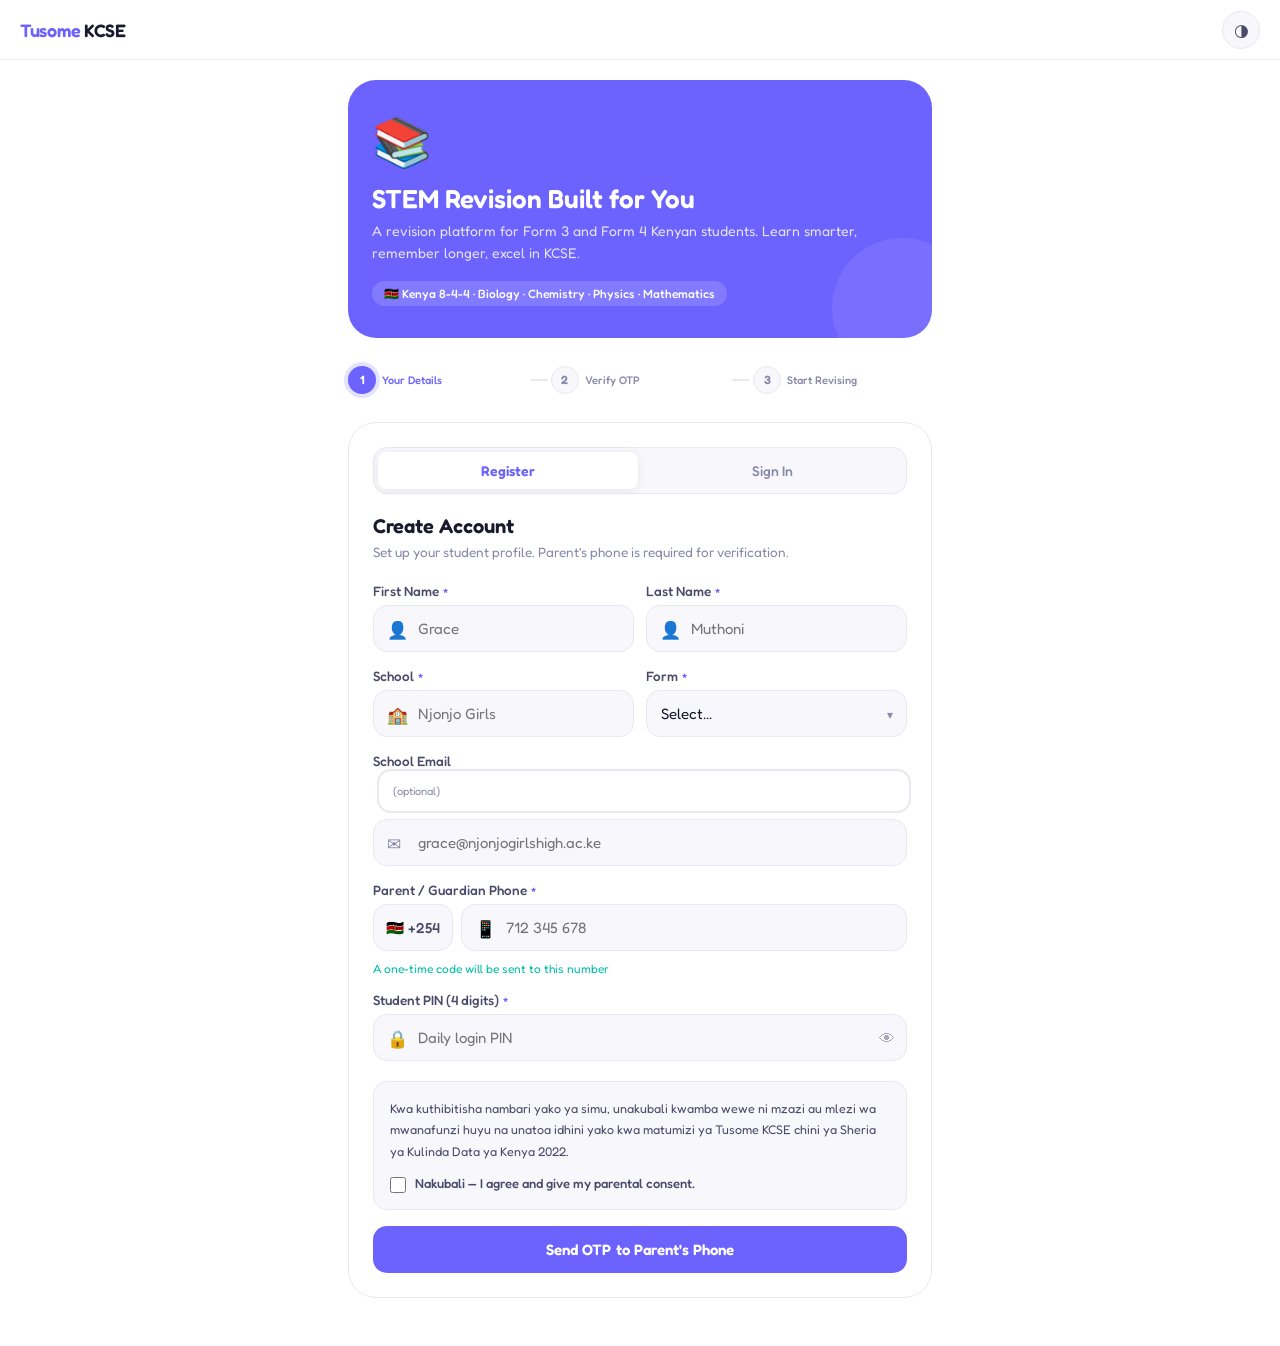
<file: index.html>
<!DOCTYPE html>
<html lang="en">
<head>
<meta charset="UTF-8">
<meta name="viewport" content="width=device-width, initial-scale=1.0, viewport-fit=cover">
<meta name="theme-color" content="#6C63FF">
<meta name="description" content="Tusome KCSE — A personalised revision platform for Form 3 and Form 4 Kenyan students preparing for KCSE STEM examinations in Biology, Chemistry, Physics and Mathematics.">
<meta name="apple-mobile-web-app-capable" content="yes">
<meta name="apple-mobile-web-app-status-bar-style" content="default">
<meta name="apple-mobile-web-app-title" content="Tusome KCSE">
<link rel="manifest" href="manifest.json">
<link rel="icon" type="image/svg+xml" href="favicon.svg">
<link rel="apple-touch-icon" href="icons/icon-192.png">
<title>Tusome KCSE — Login</title>
<link rel="stylesheet" href="style.css">
<style>
.login-hero{
  background:var(--purple);
  border-radius:var(--r-xl);
  padding:2rem 1.5rem;
  color:#fff;
  margin-bottom:1.75rem;
  position:relative;
  overflow:hidden;
}
.login-hero::after{
  content:'';position:absolute;
  bottom:-40px;right:-40px;
  width:140px;height:140px;border-radius:50%;
  background:rgba(255,255,255,.08);
}
.lh-book{font-size:48px;margin-bottom:.75rem;display:block}
.lh-title{font-size:26px;font-weight:600;margin-bottom:.35rem;line-height:1.2}
.lh-sub{font-size:14px;opacity:.82;line-height:1.6}
.lh-badge{
  display:inline-flex;align-items:center;gap:6px;
  background:rgba(255,255,255,.15);border-radius:50px;
  padding:5px 12px;font-size:12px;font-weight:500;
  margin-top:1rem;
}
.form-card{background:var(--bg);border-radius:var(--r-xl);border:1px solid var(--border);padding:1.5rem;margin-bottom:1rem}
.form-title{font-size:20px;font-weight:600;color:var(--navy);margin-bottom:.25rem}
.form-sub{font-size:13.5px;color:var(--muted);margin-bottom:1.25rem;line-height:1.6}
.fields{display:flex;flex-direction:column;gap:1rem}
.phone-row{display:flex;gap:8px}
.phone-code{
  padding:13px 12px;border:1.5px solid var(--border);
  border-radius:var(--r-md);background:var(--surface);
  font-size:14.5px;font-weight:500;color:var(--slate);
  display:flex;align-items:center;gap:6px;flex-shrink:0;
  font-family:var(--ff);
}
.fi-phone{flex:1}
.hint{font-size:12px;color:var(--teal);margin-top:4px;display:flex;align-items:center;gap:4px}
.consent-box{
  background:var(--surface);border:1px solid var(--border);
  border-radius:var(--r-md);padding:1rem;margin-top:.25rem;
}
.consent-sw{font-size:12.5px;color:var(--slate);line-height:1.7;margin-bottom:.75rem}
.consent-check{display:flex;align-items:flex-start;gap:9px;cursor:pointer}
.consent-check input{margin-top:3px;accent-color:var(--purple);cursor:pointer;width:16px;height:16px;flex-shrink:0}
.consent-check span{font-size:13px;color:var(--slate);font-weight:500;line-height:1.5}
.pw-strength{margin-top:5px}
.pw-bar{height:4px;border-radius:99px;background:var(--border);overflow:hidden;margin-bottom:3px}
.pw-fill{height:100%;border-radius:99px;width:0;transition:width .3s,background .3s}
.pw-lbl{font-size:11px;color:var(--muted)}
.eye-btn{
  position:absolute;right:12px;top:50%;transform:translateY(-50%);
  background:none;border:none;cursor:pointer;
  font-size:16px;opacity:.45;transition:opacity .2s;color:var(--slate);
}
.eye-btn:hover{opacity:.8}
.student-card{
  display:flex;align-items:center;gap:12px;
  padding:13px 14px;background:var(--surface);
  border:1.5px solid var(--border);border-radius:var(--r-md);
  cursor:pointer;transition:all .2s;margin-bottom:8px;
}
.student-card:hover{border-color:var(--purple);background:var(--purple-soft)}
.sc-av{
  width:40px;height:40px;border-radius:50%;
  background:var(--purple-soft);color:var(--purple);
  display:flex;align-items:center;justify-content:center;
  font-size:16px;font-weight:600;flex-shrink:0;
}
.sc-info{flex:1}
.sc-name{font-size:14.5px;font-weight:600;color:var(--navy)}
.sc-meta{font-size:12px;color:var(--muted);margin-top:1px}
.sc-arr{color:var(--muted);font-size:18px}
.success-screen{text-align:center;padding:1.5rem 0}
.ss-icon{font-size:58px;margin-bottom:1rem;display:block;animation:pop .4s cubic-bezier(.4,0,.2,1)}
@keyframes pop{0%{transform:scale(.5);opacity:0}80%{transform:scale(1.1)}100%{transform:scale(1);opacity:1}}
.ss-title{font-size:22px;font-weight:600;color:var(--navy);margin-bottom:.5rem}
.ss-sub{font-size:14px;color:var(--muted);line-height:1.7;margin-bottom:1.5rem}
.tab-row{display:grid;grid-template-columns:1fr 1fr;gap:4px;background:var(--surface);border-radius:var(--r-md);padding:4px;margin-bottom:1.25rem;border:1px solid var(--border)}
.tab-btn{padding:10px;border-radius:var(--r-sm);font-size:14px;font-weight:500;color:var(--muted);background:transparent;transition:all .2s;font-family:var(--ff)}
.tab-btn.on{background:var(--bg);color:var(--purple);font-weight:600;box-shadow:0 1px 8px rgba(0,0,0,.08)}
.resend{text-align:center;font-size:13px;color:var(--muted);margin-top:.6rem}
.resend a{color:var(--purple);font-weight:500;cursor:pointer}
.back-link{display:inline-flex;align-items:center;gap:5px;font-size:13.5px;font-weight:500;color:var(--muted);cursor:pointer;margin-bottom:1rem;background:none;border:none;font-family:var(--ff)}
.back-link:hover{color:var(--purple)}
</style>
</head>
<body>
<div class="toast" id="toast"></div>

<!-- TOP NAV -->
<nav class="topnav">
  <div class="topnav-title">Tusome <span>KCSE</span></div>
  <div class="topnav-actions">
    <button class="icon-btn" id="themeBtn" onclick="toggleTheme()" title="Toggle theme">◑</button>
  </div>
</nav>

<div class="page-wrap fade-in">

  <!-- HERO -->
  <div class="login-hero">
    <span class="lh-book">📚</span>
    <div class="lh-title">STEM Revision Built for You</div>
    <div class="lh-sub">A revision platform for Form 3 and Form 4 Kenyan students. Learn smarter, remember longer, excel in KCSE.</div>
    <div class="lh-badge">🇰🇪 Kenya 8-4-4 · Biology · Chemistry · Physics · Mathematics</div>
  </div>

  <!-- STEP INDICATOR -->
  <div class="steps" id="stepBar">
    <div class="step-item active" id="si1"><div class="step-circle">1</div><div class="step-label">Your Details</div></div>
    <div class="step-line" id="sl1"></div>
    <div class="step-item idle" id="si2"><div class="step-circle">2</div><div class="step-label">Verify OTP</div></div>
    <div class="step-line" id="sl2"></div>
    <div class="step-item idle" id="si3"><div class="step-circle">3</div><div class="step-label">Start Revising</div></div>
  </div>

  <!-- MSG -->
  <div id="msgBox" style="display:none;padding:12px 14px;border-radius:var(--r-md);font-size:13.5px;font-weight:500;margin-bottom:1rem"></div>

  <!-- STEP 1 -->
  <div id="sStep1">
    <div class="form-card">
      <div class="tab-row">
        <button class="tab-btn on" id="tab-reg" onclick="switchTab('reg')">Register</button>
        <button class="tab-btn" id="tab-in" onclick="switchTab('in')">Sign In</button>
      </div>

      <!-- REGISTER -->
      <div id="fReg">
        <div class="form-title">Create Account</div>
        <div class="form-sub">Set up your student profile. Parent's phone is required for verification.</div>
        <div class="fields">
          <div style="display:grid;grid-template-columns:1fr 1fr;gap:.75rem">
            <div class="field">
              <label>First Name<span class="req">*</span></label>
              <div class="input-icon"><span class="ico">👤</span><input class="input" id="rFirst" type="text" placeholder="Grace"></div>
            </div>
            <div class="field">
              <label>Last Name<span class="req">*</span></label>
              <div class="input-icon"><span class="ico">👤</span><input class="input" id="rLast" type="text" placeholder="Muthoni"></div>
            </div>
          </div>
          <div style="display:grid;grid-template-columns:1fr 1fr;gap:.75rem">
            <div class="field">
              <label>School<span class="req">*</span></label>
              <div class="input-icon"><span class="ico">🏫</span><input class="input" id="rSchool" type="text" placeholder="Njonjo Girls"></div>
            </div>
            <div class="field">
              <label>Form<span class="req">*</span></label>
              <div class="sel-wrap">
                <select class="input" id="rForm" style="padding-left:14px">
                  <option value="" disabled selected>Select...</option>
                  <option>Form 3</option>
                  <option>Form 4</option>
                </select>
              </div>
            </div>
          </div>
          <div class="field">
            <label>School Email<span class="opt"> (optional)</span></label>
            <div class="input-icon"><span class="ico">✉</span><input class="input" id="rEmail" type="email" placeholder="grace@njonjogirlshigh.ac.ke"></div>
          </div>
          <div class="field">
            <label>Parent / Guardian Phone<span class="req">*</span></label>
            <div class="phone-row">
              <div class="phone-code">🇰🇪 +254</div>
              <div class="input-icon fi-phone"><span class="ico">📱</span><input class="input" id="rPhone" type="tel" maxlength="9" placeholder="712 345 678" oninput="this.value=this.value.replace(/\D/g,'')"></div>
            </div>
            <div class="hint">A one-time code will be sent to this number</div>
          </div>
          <div class="field">
            <label>Student PIN (4 digits)<span class="req">*</span></label>
            <div class="input-icon" style="position:relative">
              <span class="ico">🔒</span>
              <input class="input" id="rPin" type="password" maxlength="4" placeholder="Daily login PIN" oninput="this.value=this.value.replace(/\D/g,'')">
              <button class="eye-btn" onclick="eyePw('rPin',this)">👁</button>
            </div>
          </div>
          <div class="consent-box">
            <div class="consent-sw">Kwa kuthibitisha nambari yako ya simu, unakubali kwamba wewe ni mzazi au mlezi wa mwanafunzi huyu na unatoa idhini yako kwa matumizi ya Tusome KCSE chini ya Sheria ya Kulinda Data ya Kenya 2022.</div>
            <label class="consent-check">
              <input type="checkbox" id="rConsent">
              <span>Nakubali — I agree and give my parental consent.</span>
            </label>
          </div>
          <button class="btn btn-primary" onclick="sendOTP('reg')">Send OTP to Parent's Phone</button>
        </div>
      </div>

      <!-- SIGN IN -->
      <div id="fIn" style="display:none">
        <div class="form-title">Welcome back</div>
        <div class="form-sub">Enter the parent's phone number to receive a verification code.</div>
        <div class="fields">
          <div class="field">
            <label>Parent / Guardian Phone<span class="req">*</span></label>
            <div class="phone-row">
              <div class="phone-code">🇰🇪 +254</div>
              <div class="input-icon fi-phone"><span class="ico">📱</span><input class="input" id="iPhone" type="tel" maxlength="9" placeholder="712 345 678" oninput="this.value=this.value.replace(/\D/g,'')"></div>
            </div>
            <div class="hint">An OTP code will be sent to the parent's number</div>
          </div>
          <button class="btn btn-primary" onclick="sendOTP('in')">Send OTP Code</button>
        </div>
      </div>
    </div>

    <!-- Install PWA -->
    <div class="install-banner" id="installBtn" onclick="installPWA()">
      <span style="font-size:22px">📲</span>
      <div style="flex:1">
        <div style="font-size:13.5px;font-weight:600;color:var(--purple)">Install Tusome KCSE</div>
        <div style="font-size:12px;color:var(--muted)">Add to home screen for offline access</div>
      </div>
      <button class="btn btn-sm btn-secondary" style="width:auto;padding:8px 14px">Install</button>
    </div>
  </div>

  <!-- STEP 2 — OTP -->
  <div id="sStep2" style="display:none">
    <div class="form-card">
      <button class="back-link" onclick="goStep(1)">← Back</button>
      <div class="form-title">Verify OTP</div>
      <div class="form-sub">A 4-digit code was sent to <strong id="phoneMask"></strong></div>
      <div style="font-size:12.5px;color:var(--teal);margin-bottom:1.25rem">📱 Nambari ya siri imetumwa kwa simu ya mzazi kupitia ujumbe mfupi.</div>
      <div class="otp-row" style="margin:1.25rem 0">
        <input class="otp-box" id="o1" type="tel" maxlength="1" oninput="om(this,'o2')" onkeydown="ob(event,this,'')">
        <input class="otp-box" id="o2" type="tel" maxlength="1" oninput="om(this,'o3')" onkeydown="ob(event,this,'o1')">
        <input class="otp-box" id="o3" type="tel" maxlength="1" oninput="om(this,'o4')" onkeydown="ob(event,this,'o2')">
        <input class="otp-box" id="o4" type="tel" maxlength="1" oninput="om(this,'')"   onkeydown="ob(event,this,'o3')">
      </div>
      <div class="resend" id="resendWrap">Resend in <strong id="timerEl">30s</strong></div>
      <button class="btn btn-primary" style="margin-top:1.25rem" onclick="verifyOTP()">Verify & Continue</button>
    </div>
  </div>

  <!-- STEP 3 -->
  <div id="sStep3" style="display:none">
    <div class="form-card">
      <button class="back-link" onclick="goStep(1)">← Back</button>

      <!-- Existing students -->
      <div id="existingWrap" style="display:none">
        <div class="form-title">Choose Student</div>
        <div class="form-sub">Select a profile or add a new student.</div>
        <div id="studentList" style="margin-bottom:1rem"></div>
        <div class="or-divider">or add new student</div>
      </div>

      <!-- PIN entry -->
      <div id="pinWrap" style="display:none">
        <div class="form-title" id="pinTitle">Enter Your PIN</div>
        <div class="form-sub">Enter your 4-digit PIN to continue.</div>
        <div class="fields" style="margin-top:1rem">
          <div class="field">
            <label>Student PIN</label>
            <div class="input-icon" style="position:relative">
              <span class="ico">🔒</span>
              <input class="input" id="loginPin" type="password" maxlength="4" placeholder="••••" oninput="this.value=this.value.replace(/\D/g,'')">
              <button class="eye-btn" onclick="eyePw('loginPin',this)">👁</button>
            </div>
          </div>
          <button class="btn btn-primary" onclick="doLogin()">Start Revising</button>
        </div>
      </div>

      <!-- Success -->
      <div id="doneWrap" style="display:none" class="success-screen">
        <span class="ss-icon">🎉</span>
        <div class="ss-title">Account Created!</div>
        <div class="ss-sub">Welcome, <strong id="doneName"></strong>! Your three study agents are ready. Let's start revising.</div>
        <button class="btn btn-primary" onclick="window.location.href='02-dashboard.html'">Go to Dashboard</button>
      </div>

      <!-- New student form (for returning parent adding new student) -->
      <div id="newStudentForm" style="display:none">
        <div class="form-title">Add Student</div>
        <div class="form-sub">Set up a new student profile.</div>
        <div class="fields" style="margin-top:1rem">
          <div style="display:grid;grid-template-columns:1fr 1fr;gap:.75rem">
            <div class="field"><label>First Name<span class="req">*</span></label><input class="input" id="ns_first" placeholder="Grace"></div>
            <div class="field"><label>Last Name<span class="req">*</span></label><input class="input" id="ns_last" placeholder="Muthoni"></div>
          </div>
          <div style="display:grid;grid-template-columns:1fr 1fr;gap:.75rem">
            <div class="field"><label>Form<span class="req">*</span></label>
              <div class="sel-wrap"><select class="input" id="ns_form"><option value="" disabled selected>Select...</option><option>Form 3</option><option>Form 4</option></select></div>
            </div>
            <div class="field"><label>School<span class="req">*</span></label><input class="input" id="ns_school" placeholder="Njonjo Girls"></div>
          </div>
          <div class="field"><label>Student PIN (4 digits)<span class="req">*</span></label>
            <div class="input-icon" style="position:relative"><span class="ico">🔒</span>
              <input class="input" id="ns_pin" type="password" maxlength="4" placeholder="••••" oninput="this.value=this.value.replace(/\D/g,'')">
              <button class="eye-btn" onclick="eyePw('ns_pin',this)">👁</button>
            </div>
          </div>
          <button class="btn btn-primary" onclick="createNewStudent()">Create Profile</button>
        </div>
      </div>
    </div>
  </div>

</div>

<script src="app.js"></script>
<script>
/* ---- STATE ---- */
let S = { mode:'reg', phone:'', otp:'', timerRef:null, regData:null, selectedAdmKey:'' };

/* ---- INIT ---- */
document.addEventListener('DOMContentLoaded', () => {
  applyTheme();
  document.getElementById('themeBtn').textContent = (localStorage.getItem('tk_theme')||'light') === 'dark' ? '☀' : '◑';
  // Check session
  const sess = DB.session();
  if(sess && DB.students()[sess.admKey]) {
    window.location.href = '02-dashboard.html';
  }
  // Offline banner
  if(!navigator.onLine) toast('You are offline — some features may be limited', 'error');
});

/* ---- TAB ---- */
function switchTab(t) {
  S.mode = t;
  const isReg = t === 'reg';
  document.getElementById('fReg').style.display = isReg ? 'block' : 'none';
  document.getElementById('fIn').style.display  = isReg ? 'none'  : 'block';
  document.getElementById('tab-reg').classList.toggle('on', isReg);
  document.getElementById('tab-in').classList.toggle('on', !isReg);
  clearMsg();
}

/* ---- STEPS ---- */
function goStep(n) {
  ['sStep1','sStep2','sStep3'].forEach((id,i) => document.getElementById(id).style.display = i+1===n ? 'block':'none');
  clearMsg();
  const cfg = [{id:'si1',ln:'sl1'},{id:'si2',ln:'sl2'},{id:'si3'}];
  cfg.forEach((c,i) => {
    const el = document.getElementById(c.id);
    const cls = i+1 < n ? 'done' : i+1 === n ? 'active' : 'idle';
    el.className = 'step-item ' + cls;
    if(c.ln) document.getElementById(c.ln).className = 'step-line' + (i+1 < n ? ' done' : '');
  });
}

/* ---- MSG ---- */
function setMsg(type, text) {
  const b = document.getElementById('msgBox');
  b.textContent = (type==='err'?'⚠ ':'✓ ') + text;
  b.style.display = 'block';
  b.style.background = type==='err' ? 'var(--red-soft)' : 'var(--green-soft)';
  b.style.color = type==='err' ? 'var(--red)' : 'var(--green)';
  b.style.border = type==='err' ? '1px solid var(--red)' : '1px solid var(--green)';
}
function clearMsg() { document.getElementById('msgBox').style.display = 'none'; }

/* ---- OTP ---- */
function sendOTP(mode) {
  clearMsg(); S.mode = mode;
  let phone = '';
  if(mode === 'reg') {
    const first=document.getElementById('rFirst').value.trim();
    const last=document.getElementById('rLast').value.trim();
    const school=document.getElementById('rSchool').value.trim();
    const form=document.getElementById('rForm').value;
    const ph=document.getElementById('rPhone').value.trim();
    const pin=document.getElementById('rPin').value.trim();
    const consent=document.getElementById('rConsent').checked;
    if(!first) { setMsg('err','Enter first name'); return; }
    if(!last)  { setMsg('err','Enter last name');  return; }
    if(!school){ setMsg('err','Enter school name');return; }
    if(!form)  { setMsg('err','Select your form'); return; }
    if(!ph||ph.length<9) { setMsg('err','Enter a valid 9-digit parent phone number'); return; }
    if(!pin||pin.length!==4) { setMsg('err','Create a 4-digit student PIN'); return; }
    if(!consent) { setMsg('err','Parental consent is required to continue'); return; }
    phone = '+254'+ph;
    S.regData = { first, last, school, form, email:document.getElementById('rEmail').value.trim(), pin, phone };
  } else {
    const ph = document.getElementById('iPhone').value.trim();
    if(!ph||ph.length<9) { setMsg('err','Enter a valid parent phone number'); return; }
    phone = '+254'+ph;
    if(!DB.parents()[phone]) { setMsg('err','No account found. Please register first.'); return; }
  }
  S.phone = phone;
  S.otp = Math.floor(1000+Math.random()*9000).toString();
  toast('Demo OTP: ' + S.otp + ' (Production: sent via SMS)');
  const masked = phone.slice(0,7)+'***'+phone.slice(-3);
  document.getElementById('phoneMask').textContent = masked;
  goStep(2);
  startTimer();
  ['o1','o2','o3','o4'].forEach(id=>document.getElementById(id).value='');
  setTimeout(()=>document.getElementById('o1').focus(),300);
}

function om(el,nxt) {
  el.value=el.value.replace(/\D/g,'');
  if(el.value&&nxt) document.getElementById(nxt)?.focus();
  ['o1','o2','o3','o4'].forEach(id=>document.getElementById(id).classList.toggle('filled',!!document.getElementById(id).value));
  const full=['o1','o2','o3','o4'].every(id=>document.getElementById(id).value);
  if(full) setTimeout(verifyOTP,300);
}
function ob(e,el,prv) { if(e.key==='Backspace'&&!el.value&&prv) document.getElementById(prv)?.focus(); }

function startTimer() {
  clearInterval(S.timerRef); let s=30;
  const wrap=document.getElementById('resendWrap');
  wrap.innerHTML='Resend in <strong id="timerEl">30s</strong>';
  S.timerRef=setInterval(()=>{
    s--;
    const t=document.getElementById('timerEl');
    if(t) t.textContent=s+'s';
    if(s<=0){ clearInterval(S.timerRef); wrap.innerHTML='Didn\'t get it? <a onclick="resendOTP()">Resend</a>'; }
  },1000);
}
function resendOTP() {
  S.otp=Math.floor(1000+Math.random()*9000).toString();
  toast('New Demo OTP: '+S.otp);
  startTimer();
  ['o1','o2','o3','o4'].forEach(id=>document.getElementById(id).value='');
  document.getElementById('o1').focus();
}

function verifyOTP() {
  clearMsg();
  const entered=['o1','o2','o3','o4'].map(id=>document.getElementById(id).value).join('');
  if(entered.length<4){ setMsg('err','Enter all 4 digits'); return; }
  if(entered!==S.otp){ setMsg('err','Incorrect code. Try again.'); ['o1','o2','o3','o4'].forEach(id=>document.getElementById(id).value=''); document.getElementById('o1').focus(); return; }
  clearInterval(S.timerRef);
  goStep(3);
  if(S.mode==='reg') {
    const d=S.regData;
    const admKey=d.phone+'_'+d.first.toLowerCase()+d.last.toLowerCase();
    const students=DB.students(), parents=DB.parents();
    if(students[admKey]){ S.selectedAdmKey=admKey; showPinEntry(d.first+' '+d.last); return; }
    students[admKey]={ admKey, name:d.first+' '+d.last, firstName:d.first, lastName:d.last, school:d.school, form:d.form, email:d.email||'', parentPhone:d.phone, pin:d.pin, joinDate:new Date().toISOString(), streak:0, lastStudyDate:null, lastSubject:null, totalQuizzes:0, totalLessons:0, bestScore:0, memory:[], quizHistory:[], struggles:[] };
    DB.save.students(students);
    if(!parents[d.phone]) parents[d.phone]={phone:d.phone,registeredAt:new Date().toISOString(),studentKeys:[]};
    if(!parents[d.phone].studentKeys.includes(admKey)) parents[d.phone].studentKeys.push(admKey);
    DB.save.parents(parents);
    DB.save.session({phone:d.phone,admKey});
    document.getElementById('doneName').textContent=d.first;
    document.getElementById('doneWrap').style.display='block';
    document.getElementById('existingWrap').style.display='none';
    document.getElementById('pinWrap').style.display='none';
    document.getElementById('newStudentForm').style.display='none';
  } else {
    const parent=DB.parents()[S.phone];
    const myStudents=(parent?.studentKeys||[]).map(k=>DB.students()[k]).filter(Boolean);
    if(!myStudents.length){ setMsg('err','No students found. Please register.'); goStep(1); switchTab('reg'); return; }
    renderStudents(myStudents);
    document.getElementById('existingWrap').style.display='block';
    document.getElementById('pinWrap').style.display='none';
    document.getElementById('doneWrap').style.display='none';
    document.getElementById('newStudentForm').style.display='none';
  }
}

function renderStudents(students) {
  document.getElementById('studentList').innerHTML = students.map(s=>`
    <div class="student-card" onclick="selectStudent('${s.admKey}','${s.name}')">
      <div class="sc-av">${s.firstName[0]}${s.lastName[0]}</div>
      <div class="sc-info"><div class="sc-name">${s.name}</div><div class="sc-meta">${s.form} · ${s.school}</div></div>
      <div class="sc-arr">›</div>
    </div>`).join('');
  // Add new student button
  document.getElementById('studentList').innerHTML += `<button class="btn btn-ghost btn-sm" style="width:100%;margin-top:.5rem" onclick="showNewStudentForm()">+ Add another student</button>`;
}

function selectStudent(admKey,name) { S.selectedAdmKey=admKey; showPinEntry(name); }
function showPinEntry(name) {
  document.getElementById('existingWrap').style.display='none';
  document.getElementById('newStudentForm').style.display='none';
  document.getElementById('pinWrap').style.display='block';
  document.getElementById('pinTitle').textContent='Welcome back, '+name.split(' ')[0];
  document.getElementById('loginPin').value='';
  setTimeout(()=>document.getElementById('loginPin').focus(),300);
}
function showNewStudentForm() {
  document.getElementById('existingWrap').style.display='none';
  document.getElementById('newStudentForm').style.display='block';
}

function doLogin() {
  clearMsg();
  const pin=document.getElementById('loginPin').value.trim();
  if(!pin||pin.length!==4){ setMsg('err','Enter your 4-digit PIN'); return; }
  const s=DB.students()[S.selectedAdmKey];
  if(!s){ setMsg('err','Student not found'); return; }
  if(s.pin!==pin){ setMsg('err','Incorrect PIN. Try again.'); return; }
  DB.save.session({phone:S.phone,admKey:S.selectedAdmKey});
  toast('Welcome back, '+s.firstName+'!','success');
  setTimeout(()=>window.location.href='02-dashboard.html',800);
}

function createNewStudent() {
  const first=document.getElementById('ns_first').value.trim();
  const last=document.getElementById('ns_last').value.trim();
  const form=document.getElementById('ns_form').value;
  const school=document.getElementById('ns_school').value.trim();
  const pin=document.getElementById('ns_pin').value.trim();
  if(!first||!last||!form||!school){ toast('Fill in all fields','error'); return; }
  if(!pin||pin.length!==4){ toast('Create a 4-digit PIN','error'); return; }
  const admKey=S.phone+'_'+first.toLowerCase()+last.toLowerCase();
  const students=DB.students(), parents=DB.parents();
  if(students[admKey]){ toast('Student already registered','error'); return; }
  students[admKey]={ admKey, name:first+' '+last, firstName:first, lastName:last, school, form, email:'', parentPhone:S.phone, pin, joinDate:new Date().toISOString(), streak:0, lastStudyDate:null, lastSubject:null, totalQuizzes:0, totalLessons:0, bestScore:0, memory:[], quizHistory:[], struggles:[] };
  DB.save.students(students);
  if(!parents[S.phone]) parents[S.phone]={phone:S.phone,registeredAt:new Date().toISOString(),studentKeys:[]};
  if(!parents[S.phone].studentKeys.includes(admKey)) parents[S.phone].studentKeys.push(admKey);
  DB.save.parents(parents);
  DB.save.session({phone:S.phone,admKey});
  document.getElementById('doneName').textContent=first;
  document.getElementById('newStudentForm').style.display='none';
  document.getElementById('doneWrap').style.display='block';
}

function eyePw(id,btn) { const el=document.getElementById(id); el.type=el.type==='password'?'text':'password'; btn.textContent=el.type==='password'?'👁':'🙈'; }

document.addEventListener('keydown',e=>{
  if(e.key!=='Enter') return;
  if(document.getElementById('sStep1').style.display!=='none') S.mode==='reg'?sendOTP('reg'):sendOTP('in');
  else if(document.getElementById('sStep2').style.display!=='none') verifyOTP();
  else if(document.getElementById('pinWrap').style.display!=='none') doLogin();
});
</script>
  <script src="app.js"></script>
</body>
</html>
</file>
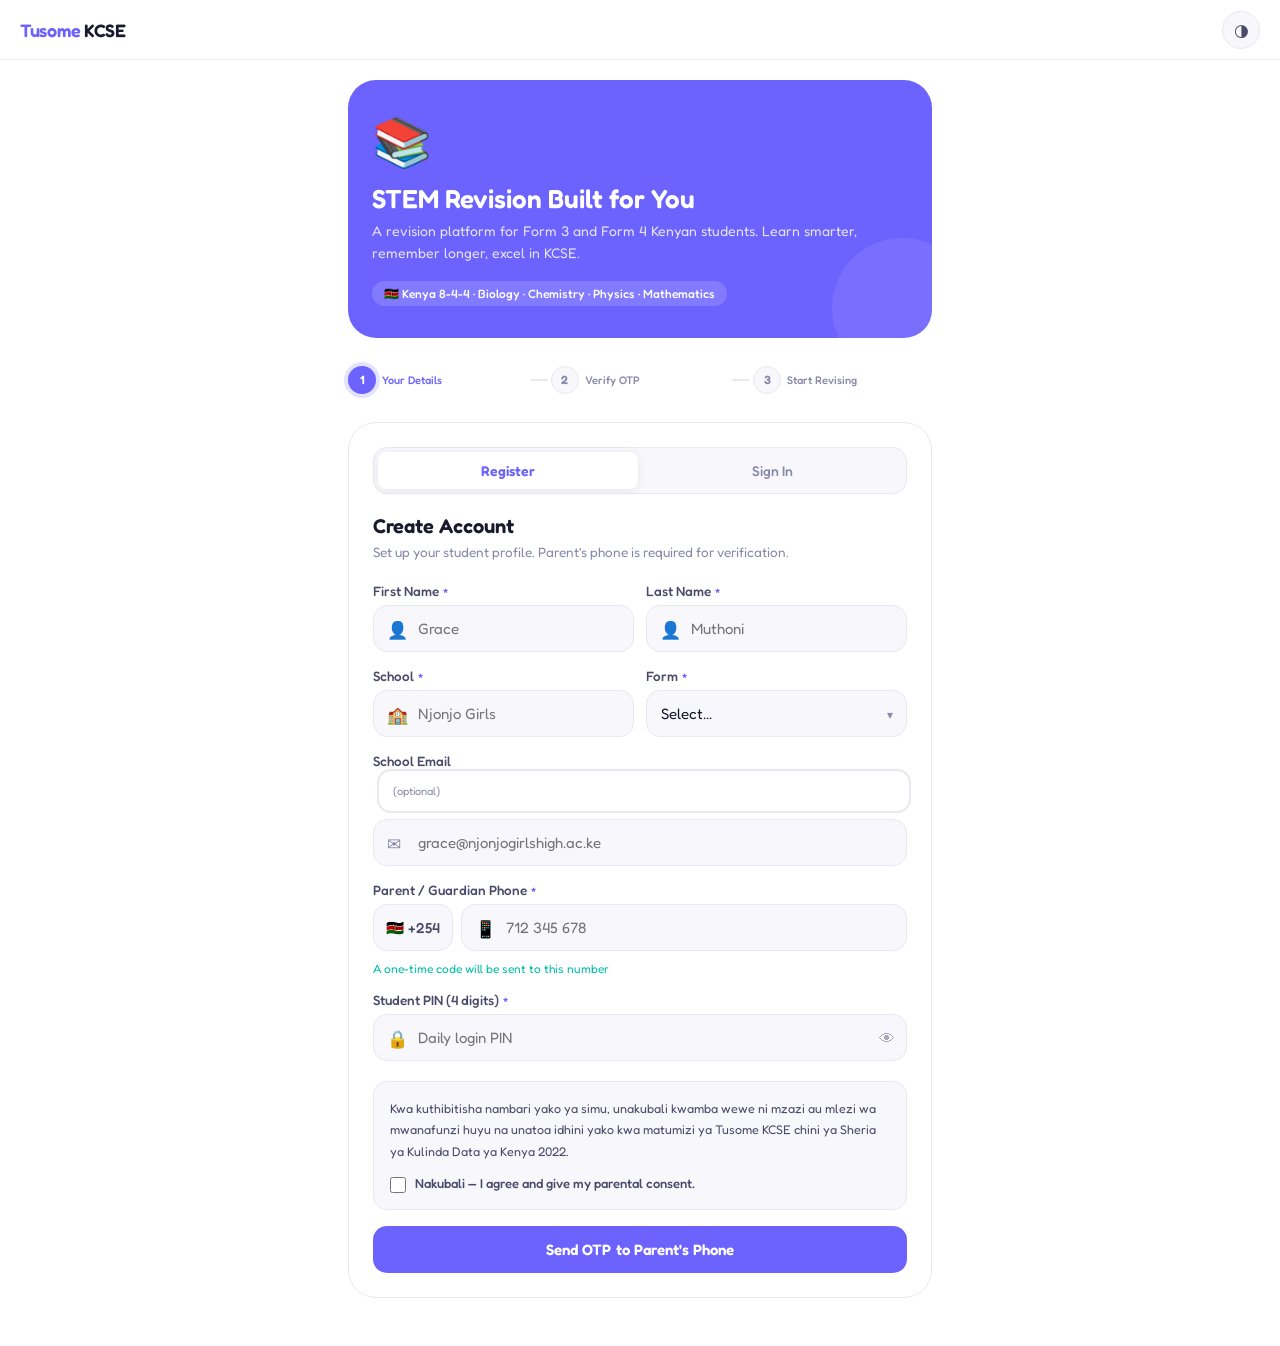
<file: 01-login.html>
<!DOCTYPE html>
<html lang="en">
<head>
<meta charset="UTF-8">
<meta name="viewport" content="width=device-width, initial-scale=1.0, viewport-fit=cover">
<meta name="theme-color" content="#6C63FF">
<meta name="description" content="Tusome KCSE — A personalised revision platform for Form 3 and Form 4 Kenyan students preparing for KCSE STEM examinations in Biology, Chemistry, Physics and Mathematics.">
<meta name="apple-mobile-web-app-capable" content="yes">
<meta name="apple-mobile-web-app-status-bar-style" content="default">
<meta name="apple-mobile-web-app-title" content="Tusome KCSE">
<link rel="manifest" href="manifest.json">
<link rel="icon" type="image/svg+xml" href="icons/favicon.svg">
<link rel="apple-touch-icon" href="icons/icon-192.png">
<title>Tusome KCSE — Login</title>
<link rel="stylesheet" href="style.css">
<style>
.login-hero{
  background:var(--purple);
  border-radius:var(--r-xl);
  padding:2rem 1.5rem;
  color:#fff;
  margin-bottom:1.75rem;
  position:relative;
  overflow:hidden;
}
.login-hero::after{
  content:'';position:absolute;
  bottom:-40px;right:-40px;
  width:140px;height:140px;border-radius:50%;
  background:rgba(255,255,255,.08);
}
.lh-book{font-size:48px;margin-bottom:.75rem;display:block}
.lh-title{font-size:26px;font-weight:600;margin-bottom:.35rem;line-height:1.2}
.lh-sub{font-size:14px;opacity:.82;line-height:1.6}
.lh-badge{
  display:inline-flex;align-items:center;gap:6px;
  background:rgba(255,255,255,.15);border-radius:50px;
  padding:5px 12px;font-size:12px;font-weight:500;
  margin-top:1rem;
}
.form-card{background:var(--bg);border-radius:var(--r-xl);border:1px solid var(--border);padding:1.5rem;margin-bottom:1rem}
.form-title{font-size:20px;font-weight:600;color:var(--navy);margin-bottom:.25rem}
.form-sub{font-size:13.5px;color:var(--muted);margin-bottom:1.25rem;line-height:1.6}
.fields{display:flex;flex-direction:column;gap:1rem}
.phone-row{display:flex;gap:8px}
.phone-code{
  padding:13px 12px;border:1.5px solid var(--border);
  border-radius:var(--r-md);background:var(--surface);
  font-size:14.5px;font-weight:500;color:var(--slate);
  display:flex;align-items:center;gap:6px;flex-shrink:0;
  font-family:var(--ff);
}
.fi-phone{flex:1}
.hint{font-size:12px;color:var(--teal);margin-top:4px;display:flex;align-items:center;gap:4px}
.consent-box{
  background:var(--surface);border:1px solid var(--border);
  border-radius:var(--r-md);padding:1rem;margin-top:.25rem;
}
.consent-sw{font-size:12.5px;color:var(--slate);line-height:1.7;margin-bottom:.75rem}
.consent-check{display:flex;align-items:flex-start;gap:9px;cursor:pointer}
.consent-check input{margin-top:3px;accent-color:var(--purple);cursor:pointer;width:16px;height:16px;flex-shrink:0}
.consent-check span{font-size:13px;color:var(--slate);font-weight:500;line-height:1.5}
.pw-strength{margin-top:5px}
.pw-bar{height:4px;border-radius:99px;background:var(--border);overflow:hidden;margin-bottom:3px}
.pw-fill{height:100%;border-radius:99px;width:0;transition:width .3s,background .3s}
.pw-lbl{font-size:11px;color:var(--muted)}
.eye-btn{
  position:absolute;right:12px;top:50%;transform:translateY(-50%);
  background:none;border:none;cursor:pointer;
  font-size:16px;opacity:.45;transition:opacity .2s;color:var(--slate);
}
.eye-btn:hover{opacity:.8}
.student-card{
  display:flex;align-items:center;gap:12px;
  padding:13px 14px;background:var(--surface);
  border:1.5px solid var(--border);border-radius:var(--r-md);
  cursor:pointer;transition:all .2s;margin-bottom:8px;
}
.student-card:hover{border-color:var(--purple);background:var(--purple-soft)}
.sc-av{
  width:40px;height:40px;border-radius:50%;
  background:var(--purple-soft);color:var(--purple);
  display:flex;align-items:center;justify-content:center;
  font-size:16px;font-weight:600;flex-shrink:0;
}
.sc-info{flex:1}
.sc-name{font-size:14.5px;font-weight:600;color:var(--navy)}
.sc-meta{font-size:12px;color:var(--muted);margin-top:1px}
.sc-arr{color:var(--muted);font-size:18px}
.success-screen{text-align:center;padding:1.5rem 0}
.ss-icon{font-size:58px;margin-bottom:1rem;display:block;animation:pop .4s cubic-bezier(.4,0,.2,1)}
@keyframes pop{0%{transform:scale(.5);opacity:0}80%{transform:scale(1.1)}100%{transform:scale(1);opacity:1}}
.ss-title{font-size:22px;font-weight:600;color:var(--navy);margin-bottom:.5rem}
.ss-sub{font-size:14px;color:var(--muted);line-height:1.7;margin-bottom:1.5rem}
.tab-row{display:grid;grid-template-columns:1fr 1fr;gap:4px;background:var(--surface);border-radius:var(--r-md);padding:4px;margin-bottom:1.25rem;border:1px solid var(--border)}
.tab-btn{padding:10px;border-radius:var(--r-sm);font-size:14px;font-weight:500;color:var(--muted);background:transparent;transition:all .2s;font-family:var(--ff)}
.tab-btn.on{background:var(--bg);color:var(--purple);font-weight:600;box-shadow:0 1px 8px rgba(0,0,0,.08)}
.resend{text-align:center;font-size:13px;color:var(--muted);margin-top:.6rem}
.resend a{color:var(--purple);font-weight:500;cursor:pointer}
.back-link{display:inline-flex;align-items:center;gap:5px;font-size:13.5px;font-weight:500;color:var(--muted);cursor:pointer;margin-bottom:1rem;background:none;border:none;font-family:var(--ff)}
.back-link:hover{color:var(--purple)}
</style>
</head>
<body>
<div class="toast" id="toast"></div>

<!-- TOP NAV -->
<nav class="topnav">
  <div class="topnav-title">Tusome <span>KCSE</span></div>
  <div class="topnav-actions">
    <button class="icon-btn" id="themeBtn" onclick="toggleTheme()" title="Toggle theme">◑</button>
  </div>
</nav>

<div class="page-wrap fade-in">

  <!-- HERO -->
  <div class="login-hero">
    <span class="lh-book">📚</span>
    <div class="lh-title">STEM Revision Built for You</div>
    <div class="lh-sub">A revision platform for Form 3 and Form 4 Kenyan students. Learn smarter, remember longer, excel in KCSE.</div>
    <div class="lh-badge">🇰🇪 Kenya 8-4-4 · Biology · Chemistry · Physics · Mathematics</div>
  </div>

  <!-- STEP INDICATOR -->
  <div class="steps" id="stepBar">
    <div class="step-item active" id="si1"><div class="step-circle">1</div><div class="step-label">Your Details</div></div>
    <div class="step-line" id="sl1"></div>
    <div class="step-item idle" id="si2"><div class="step-circle">2</div><div class="step-label">Verify OTP</div></div>
    <div class="step-line" id="sl2"></div>
    <div class="step-item idle" id="si3"><div class="step-circle">3</div><div class="step-label">Start Revising</div></div>
  </div>

  <!-- MSG -->
  <div id="msgBox" style="display:none;padding:12px 14px;border-radius:var(--r-md);font-size:13.5px;font-weight:500;margin-bottom:1rem"></div>

  <!-- STEP 1 -->
  <div id="sStep1">
    <div class="form-card">
      <div class="tab-row">
        <button class="tab-btn on" id="tab-reg" onclick="switchTab('reg')">Register</button>
        <button class="tab-btn" id="tab-in" onclick="switchTab('in')">Sign In</button>
      </div>

      <!-- REGISTER -->
      <div id="fReg">
        <div class="form-title">Create Account</div>
        <div class="form-sub">Set up your student profile. Parent's phone is required for verification.</div>
        <div class="fields">
          <div style="display:grid;grid-template-columns:1fr 1fr;gap:.75rem">
            <div class="field">
              <label>First Name<span class="req">*</span></label>
              <div class="input-icon"><span class="ico">👤</span><input class="input" id="rFirst" type="text" placeholder="Grace"></div>
            </div>
            <div class="field">
              <label>Last Name<span class="req">*</span></label>
              <div class="input-icon"><span class="ico">👤</span><input class="input" id="rLast" type="text" placeholder="Muthoni"></div>
            </div>
          </div>
          <div style="display:grid;grid-template-columns:1fr 1fr;gap:.75rem">
            <div class="field">
              <label>School<span class="req">*</span></label>
              <div class="input-icon"><span class="ico">🏫</span><input class="input" id="rSchool" type="text" placeholder="Njonjo Girls"></div>
            </div>
            <div class="field">
              <label>Form<span class="req">*</span></label>
              <div class="sel-wrap">
                <select class="input" id="rForm" style="padding-left:14px">
                  <option value="" disabled selected>Select...</option>
                  <option>Form 3</option>
                  <option>Form 4</option>
                </select>
              </div>
            </div>
          </div>
          <div class="field">
            <label>School Email<span class="opt"> (optional)</span></label>
            <div class="input-icon"><span class="ico">✉</span><input class="input" id="rEmail" type="email" placeholder="grace@njonjogirlshigh.ac.ke"></div>
          </div>
          <div class="field">
            <label>Parent / Guardian Phone<span class="req">*</span></label>
            <div class="phone-row">
              <div class="phone-code">🇰🇪 +254</div>
              <div class="input-icon fi-phone"><span class="ico">📱</span><input class="input" id="rPhone" type="tel" maxlength="9" placeholder="712 345 678" oninput="this.value=this.value.replace(/\D/g,'')"></div>
            </div>
            <div class="hint">A one-time code will be sent to this number</div>
          </div>
          <div class="field">
            <label>Student PIN (4 digits)<span class="req">*</span></label>
            <div class="input-icon" style="position:relative">
              <span class="ico">🔒</span>
              <input class="input" id="rPin" type="password" maxlength="4" placeholder="Daily login PIN" oninput="this.value=this.value.replace(/\D/g,'')">
              <button class="eye-btn" onclick="eyePw('rPin',this)">👁</button>
            </div>
          </div>
          <div class="consent-box">
            <div class="consent-sw">Kwa kuthibitisha nambari yako ya simu, unakubali kwamba wewe ni mzazi au mlezi wa mwanafunzi huyu na unatoa idhini yako kwa matumizi ya Tusome KCSE chini ya Sheria ya Kulinda Data ya Kenya 2022.</div>
            <label class="consent-check">
              <input type="checkbox" id="rConsent">
              <span>Nakubali — I agree and give my parental consent.</span>
            </label>
          </div>
          <button class="btn btn-primary" onclick="sendOTP('reg')">Send OTP to Parent's Phone</button>
        </div>
      </div>

      <!-- SIGN IN -->
      <div id="fIn" style="display:none">
        <div class="form-title">Welcome back</div>
        <div class="form-sub">Enter the parent's phone number to receive a verification code.</div>
        <div class="fields">
          <div class="field">
            <label>Parent / Guardian Phone<span class="req">*</span></label>
            <div class="phone-row">
              <div class="phone-code">🇰🇪 +254</div>
              <div class="input-icon fi-phone"><span class="ico">📱</span><input class="input" id="iPhone" type="tel" maxlength="9" placeholder="712 345 678" oninput="this.value=this.value.replace(/\D/g,'')"></div>
            </div>
            <div class="hint">An OTP code will be sent to the parent's number</div>
          </div>
          <button class="btn btn-primary" onclick="sendOTP('in')">Send OTP Code</button>
        </div>
      </div>
    </div>

    <!-- Install PWA -->
    <div class="install-banner" id="installBtn" onclick="installPWA()">
      <span style="font-size:22px">📲</span>
      <div style="flex:1">
        <div style="font-size:13.5px;font-weight:600;color:var(--purple)">Install Tusome KCSE</div>
        <div style="font-size:12px;color:var(--muted)">Add to home screen for offline access</div>
      </div>
      <button class="btn btn-sm btn-secondary" style="width:auto;padding:8px 14px">Install</button>
    </div>
  </div>

  <!-- STEP 2 — OTP -->
  <div id="sStep2" style="display:none">
    <div class="form-card">
      <button class="back-link" onclick="goStep(1)">← Back</button>
      <div class="form-title">Verify OTP</div>
      <div class="form-sub">A 4-digit code was sent to <strong id="phoneMask"></strong></div>
      <div style="font-size:12.5px;color:var(--teal);margin-bottom:1.25rem">📱 Nambari ya siri imetumwa kwa simu ya mzazi kupitia ujumbe mfupi.</div>
      <div class="otp-row" style="margin:1.25rem 0">
        <input class="otp-box" id="o1" type="tel" maxlength="1" oninput="om(this,'o2')" onkeydown="ob(event,this,'')">
        <input class="otp-box" id="o2" type="tel" maxlength="1" oninput="om(this,'o3')" onkeydown="ob(event,this,'o1')">
        <input class="otp-box" id="o3" type="tel" maxlength="1" oninput="om(this,'o4')" onkeydown="ob(event,this,'o2')">
        <input class="otp-box" id="o4" type="tel" maxlength="1" oninput="om(this,'')"   onkeydown="ob(event,this,'o3')">
      </div>
      <div class="resend" id="resendWrap">Resend in <strong id="timerEl">30s</strong></div>
      <button class="btn btn-primary" style="margin-top:1.25rem" onclick="verifyOTP()">Verify & Continue</button>
    </div>
  </div>

  <!-- STEP 3 -->
  <div id="sStep3" style="display:none">
    <div class="form-card">
      <button class="back-link" onclick="goStep(1)">← Back</button>

      <!-- Existing students -->
      <div id="existingWrap" style="display:none">
        <div class="form-title">Choose Student</div>
        <div class="form-sub">Select a profile or add a new student.</div>
        <div id="studentList" style="margin-bottom:1rem"></div>
        <div class="or-divider">or add new student</div>
      </div>

      <!-- PIN entry -->
      <div id="pinWrap" style="display:none">
        <div class="form-title" id="pinTitle">Enter Your PIN</div>
        <div class="form-sub">Enter your 4-digit PIN to continue.</div>
        <div class="fields" style="margin-top:1rem">
          <div class="field">
            <label>Student PIN</label>
            <div class="input-icon" style="position:relative">
              <span class="ico">🔒</span>
              <input class="input" id="loginPin" type="password" maxlength="4" placeholder="••••" oninput="this.value=this.value.replace(/\D/g,'')">
              <button class="eye-btn" onclick="eyePw('loginPin',this)">👁</button>
            </div>
          </div>
          <button class="btn btn-primary" onclick="doLogin()">Start Revising</button>
        </div>
      </div>

      <!-- Success -->
      <div id="doneWrap" style="display:none" class="success-screen">
        <span class="ss-icon">🎉</span>
        <div class="ss-title">Account Created!</div>
        <div class="ss-sub">Welcome, <strong id="doneName"></strong>! Your three study agents are ready. Let's start revising.</div>
        <button class="btn btn-primary" onclick="window.location.href='02-dashboard.html'">Go to Dashboard</button>
      </div>

      <!-- New student form (for returning parent adding new student) -->
      <div id="newStudentForm" style="display:none">
        <div class="form-title">Add Student</div>
        <div class="form-sub">Set up a new student profile.</div>
        <div class="fields" style="margin-top:1rem">
          <div style="display:grid;grid-template-columns:1fr 1fr;gap:.75rem">
            <div class="field"><label>First Name<span class="req">*</span></label><input class="input" id="ns_first" placeholder="Grace"></div>
            <div class="field"><label>Last Name<span class="req">*</span></label><input class="input" id="ns_last" placeholder="Muthoni"></div>
          </div>
          <div style="display:grid;grid-template-columns:1fr 1fr;gap:.75rem">
            <div class="field"><label>Form<span class="req">*</span></label>
              <div class="sel-wrap"><select class="input" id="ns_form"><option value="" disabled selected>Select...</option><option>Form 3</option><option>Form 4</option></select></div>
            </div>
            <div class="field"><label>School<span class="req">*</span></label><input class="input" id="ns_school" placeholder="Njonjo Girls"></div>
          </div>
          <div class="field"><label>Student PIN (4 digits)<span class="req">*</span></label>
            <div class="input-icon" style="position:relative"><span class="ico">🔒</span>
              <input class="input" id="ns_pin" type="password" maxlength="4" placeholder="••••" oninput="this.value=this.value.replace(/\D/g,'')">
              <button class="eye-btn" onclick="eyePw('ns_pin',this)">👁</button>
            </div>
          </div>
          <button class="btn btn-primary" onclick="createNewStudent()">Create Profile</button>
        </div>
      </div>
    </div>
  </div>

</div>

<script src="app.js"></script>
<script>
/* ---- STATE ---- */
let S = { mode:'reg', phone:'', otp:'', timerRef:null, regData:null, selectedAdmKey:'' };

/* ---- INIT ---- */
document.addEventListener('DOMContentLoaded', () => {
  applyTheme();
  document.getElementById('themeBtn').textContent = (localStorage.getItem('tk_theme')||'light') === 'dark' ? '☀' : '◑';
  // Check session
  const sess = DB.session();
  if(sess && DB.students()[sess.admKey]) {
    window.location.href = '02-dashboard.html';
  }
  // Offline banner
  if(!navigator.onLine) toast('You are offline — some features may be limited', 'error');
});

/* ---- TAB ---- */
function switchTab(t) {
  S.mode = t;
  const isReg = t === 'reg';
  document.getElementById('fReg').style.display = isReg ? 'block' : 'none';
  document.getElementById('fIn').style.display  = isReg ? 'none'  : 'block';
  document.getElementById('tab-reg').classList.toggle('on', isReg);
  document.getElementById('tab-in').classList.toggle('on', !isReg);
  clearMsg();
}

/* ---- STEPS ---- */
function goStep(n) {
  ['sStep1','sStep2','sStep3'].forEach((id,i) => document.getElementById(id).style.display = i+1===n ? 'block':'none');
  clearMsg();
  const cfg = [{id:'si1',ln:'sl1'},{id:'si2',ln:'sl2'},{id:'si3'}];
  cfg.forEach((c,i) => {
    const el = document.getElementById(c.id);
    const cls = i+1 < n ? 'done' : i+1 === n ? 'active' : 'idle';
    el.className = 'step-item ' + cls;
    if(c.ln) document.getElementById(c.ln).className = 'step-line' + (i+1 < n ? ' done' : '');
  });
}

/* ---- MSG ---- */
function setMsg(type, text) {
  const b = document.getElementById('msgBox');
  b.textContent = (type==='err'?'⚠ ':'✓ ') + text;
  b.style.display = 'block';
  b.style.background = type==='err' ? 'var(--red-soft)' : 'var(--green-soft)';
  b.style.color = type==='err' ? 'var(--red)' : 'var(--green)';
  b.style.border = type==='err' ? '1px solid var(--red)' : '1px solid var(--green)';
}
function clearMsg() { document.getElementById('msgBox').style.display = 'none'; }

/* ---- OTP ---- */
function sendOTP(mode) {
  clearMsg(); S.mode = mode;
  let phone = '';
  if(mode === 'reg') {
    const first=document.getElementById('rFirst').value.trim();
    const last=document.getElementById('rLast').value.trim();
    const school=document.getElementById('rSchool').value.trim();
    const form=document.getElementById('rForm').value;
    const ph=document.getElementById('rPhone').value.trim();
    const pin=document.getElementById('rPin').value.trim();
    const consent=document.getElementById('rConsent').checked;
    if(!first) { setMsg('err','Enter first name'); return; }
    if(!last)  { setMsg('err','Enter last name');  return; }
    if(!school){ setMsg('err','Enter school name');return; }
    if(!form)  { setMsg('err','Select your form'); return; }
    if(!ph||ph.length<9) { setMsg('err','Enter a valid 9-digit parent phone number'); return; }
    if(!pin||pin.length!==4) { setMsg('err','Create a 4-digit student PIN'); return; }
    if(!consent) { setMsg('err','Parental consent is required to continue'); return; }
    phone = '+254'+ph;
    S.regData = { first, last, school, form, email:document.getElementById('rEmail').value.trim(), pin, phone };
  } else {
    const ph = document.getElementById('iPhone').value.trim();
    if(!ph||ph.length<9) { setMsg('err','Enter a valid parent phone number'); return; }
    phone = '+254'+ph;
    if(!DB.parents()[phone]) { setMsg('err','No account found. Please register first.'); return; }
  }
  S.phone = phone;
  S.otp = Math.floor(1000+Math.random()*9000).toString();
  toast('Demo OTP: ' + S.otp + ' (Production: sent via SMS)');
  const masked = phone.slice(0,7)+'***'+phone.slice(-3);
  document.getElementById('phoneMask').textContent = masked;
  goStep(2);
  startTimer();
  ['o1','o2','o3','o4'].forEach(id=>document.getElementById(id).value='');
  setTimeout(()=>document.getElementById('o1').focus(),300);
}

function om(el,nxt) {
  el.value=el.value.replace(/\D/g,'');
  if(el.value&&nxt) document.getElementById(nxt)?.focus();
  ['o1','o2','o3','o4'].forEach(id=>document.getElementById(id).classList.toggle('filled',!!document.getElementById(id).value));
  const full=['o1','o2','o3','o4'].every(id=>document.getElementById(id).value);
  if(full) setTimeout(verifyOTP,300);
}
function ob(e,el,prv) { if(e.key==='Backspace'&&!el.value&&prv) document.getElementById(prv)?.focus(); }

function startTimer() {
  clearInterval(S.timerRef); let s=30;
  const wrap=document.getElementById('resendWrap');
  wrap.innerHTML='Resend in <strong id="timerEl">30s</strong>';
  S.timerRef=setInterval(()=>{
    s--;
    const t=document.getElementById('timerEl');
    if(t) t.textContent=s+'s';
    if(s<=0){ clearInterval(S.timerRef); wrap.innerHTML='Didn\'t get it? <a onclick="resendOTP()">Resend</a>'; }
  },1000);
}
function resendOTP() {
  S.otp=Math.floor(1000+Math.random()*9000).toString();
  toast('New Demo OTP: '+S.otp);
  startTimer();
  ['o1','o2','o3','o4'].forEach(id=>document.getElementById(id).value='');
  document.getElementById('o1').focus();
}

function verifyOTP() {
  clearMsg();
  const entered=['o1','o2','o3','o4'].map(id=>document.getElementById(id).value).join('');
  if(entered.length<4){ setMsg('err','Enter all 4 digits'); return; }
  if(entered!==S.otp){ setMsg('err','Incorrect code. Try again.'); ['o1','o2','o3','o4'].forEach(id=>document.getElementById(id).value=''); document.getElementById('o1').focus(); return; }
  clearInterval(S.timerRef);
  goStep(3);
  if(S.mode==='reg') {
    const d=S.regData;
    const admKey=d.phone+'_'+d.first.toLowerCase()+d.last.toLowerCase();
    const students=DB.students(), parents=DB.parents();
    if(students[admKey]){ S.selectedAdmKey=admKey; showPinEntry(d.first+' '+d.last); return; }
    students[admKey]={ admKey, name:d.first+' '+d.last, firstName:d.first, lastName:d.last, school:d.school, form:d.form, email:d.email||'', parentPhone:d.phone, pin:d.pin, joinDate:new Date().toISOString(), streak:0, lastStudyDate:null, lastSubject:null, totalQuizzes:0, totalLessons:0, bestScore:0, memory:[], quizHistory:[], struggles:[] };
    DB.save.students(students);
    if(!parents[d.phone]) parents[d.phone]={phone:d.phone,registeredAt:new Date().toISOString(),studentKeys:[]};
    if(!parents[d.phone].studentKeys.includes(admKey)) parents[d.phone].studentKeys.push(admKey);
    DB.save.parents(parents);
    DB.save.session({phone:d.phone,admKey});
    document.getElementById('doneName').textContent=d.first;
    document.getElementById('doneWrap').style.display='block';
    document.getElementById('existingWrap').style.display='none';
    document.getElementById('pinWrap').style.display='none';
    document.getElementById('newStudentForm').style.display='none';
  } else {
    const parent=DB.parents()[S.phone];
    const myStudents=(parent?.studentKeys||[]).map(k=>DB.students()[k]).filter(Boolean);
    if(!myStudents.length){ setMsg('err','No students found. Please register.'); goStep(1); switchTab('reg'); return; }
    renderStudents(myStudents);
    document.getElementById('existingWrap').style.display='block';
    document.getElementById('pinWrap').style.display='none';
    document.getElementById('doneWrap').style.display='none';
    document.getElementById('newStudentForm').style.display='none';
  }
}

function renderStudents(students) {
  document.getElementById('studentList').innerHTML = students.map(s=>`
    <div class="student-card" onclick="selectStudent('${s.admKey}','${s.name}')">
      <div class="sc-av">${s.firstName[0]}${s.lastName[0]}</div>
      <div class="sc-info"><div class="sc-name">${s.name}</div><div class="sc-meta">${s.form} · ${s.school}</div></div>
      <div class="sc-arr">›</div>
    </div>`).join('');
  // Add new student button
  document.getElementById('studentList').innerHTML += `<button class="btn btn-ghost btn-sm" style="width:100%;margin-top:.5rem" onclick="showNewStudentForm()">+ Add another student</button>`;
}

function selectStudent(admKey,name) { S.selectedAdmKey=admKey; showPinEntry(name); }
function showPinEntry(name) {
  document.getElementById('existingWrap').style.display='none';
  document.getElementById('newStudentForm').style.display='none';
  document.getElementById('pinWrap').style.display='block';
  document.getElementById('pinTitle').textContent='Welcome back, '+name.split(' ')[0];
  document.getElementById('loginPin').value='';
  setTimeout(()=>document.getElementById('loginPin').focus(),300);
}
function showNewStudentForm() {
  document.getElementById('existingWrap').style.display='none';
  document.getElementById('newStudentForm').style.display='block';
}

function doLogin() {
  clearMsg();
  const pin=document.getElementById('loginPin').value.trim();
  if(!pin||pin.length!==4){ setMsg('err','Enter your 4-digit PIN'); return; }
  const s=DB.students()[S.selectedAdmKey];
  if(!s){ setMsg('err','Student not found'); return; }
  if(s.pin!==pin){ setMsg('err','Incorrect PIN. Try again.'); return; }
  DB.save.session({phone:S.phone,admKey:S.selectedAdmKey});
  toast('Welcome back, '+s.firstName+'!','success');
  setTimeout(()=>window.location.href='02-dashboard.html',800);
}

function createNewStudent() {
  const first=document.getElementById('ns_first').value.trim();
  const last=document.getElementById('ns_last').value.trim();
  const form=document.getElementById('ns_form').value;
  const school=document.getElementById('ns_school').value.trim();
  const pin=document.getElementById('ns_pin').value.trim();
  if(!first||!last||!form||!school){ toast('Fill in all fields','error'); return; }
  if(!pin||pin.length!==4){ toast('Create a 4-digit PIN','error'); return; }
  const admKey=S.phone+'_'+first.toLowerCase()+last.toLowerCase();
  const students=DB.students(), parents=DB.parents();
  if(students[admKey]){ toast('Student already registered','error'); return; }
  students[admKey]={ admKey, name:first+' '+last, firstName:first, lastName:last, school, form, email:'', parentPhone:S.phone, pin, joinDate:new Date().toISOString(), streak:0, lastStudyDate:null, lastSubject:null, totalQuizzes:0, totalLessons:0, bestScore:0, memory:[], quizHistory:[], struggles:[] };
  DB.save.students(students);
  if(!parents[S.phone]) parents[S.phone]={phone:S.phone,registeredAt:new Date().toISOString(),studentKeys:[]};
  if(!parents[S.phone].studentKeys.includes(admKey)) parents[S.phone].studentKeys.push(admKey);
  DB.save.parents(parents);
  DB.save.session({phone:S.phone,admKey});
  document.getElementById('doneName').textContent=first;
  document.getElementById('newStudentForm').style.display='none';
  document.getElementById('doneWrap').style.display='block';
}

function eyePw(id,btn) { const el=document.getElementById(id); el.type=el.type==='password'?'text':'password'; btn.textContent=el.type==='password'?'👁':'🙈'; }

document.addEventListener('keydown',e=>{
  if(e.key!=='Enter') return;
  if(document.getElementById('sStep1').style.display!=='none') S.mode==='reg'?sendOTP('reg'):sendOTP('in');
  else if(document.getElementById('sStep2').style.display!=='none') verifyOTP();
  else if(document.getElementById('pinWrap').style.display!=='none') doLogin();
});
</script>
</body>
</html>
</file>
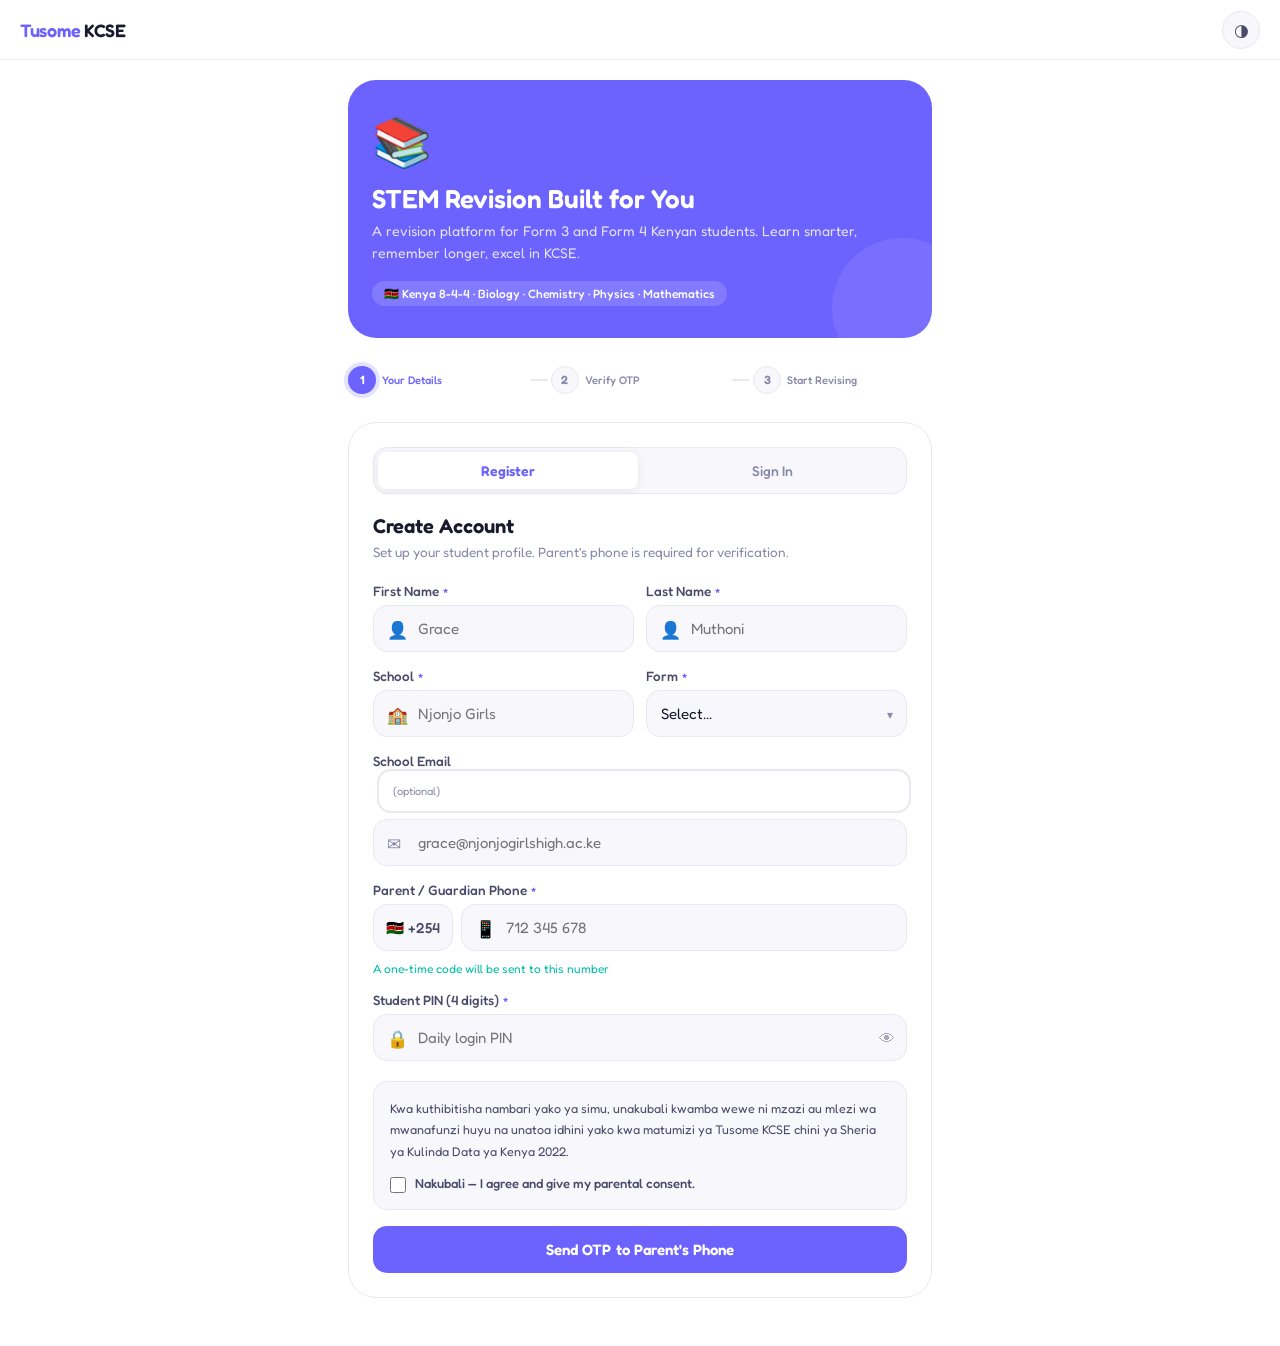
<file: 02-dashboard.html>
<!DOCTYPE html>
<html lang="en">
<head>
<meta charset="UTF-8">
<meta name="viewport" content="width=device-width, initial-scale=1.0, viewport-fit=cover">
<meta name="theme-color" content="#6C63FF">
<meta name="description" content="Tusome KCSE Dashboard — Track your KCSE revision progress across Biology, Chemistry, Physics and Mathematics with AI-powered study agents.">
<link rel="manifest" href="manifest.json">
<link rel="icon" type="image/svg+xml" href="icons/favicon.svg">
<title>Dashboard — Tusome KCSE</title>
<link rel="stylesheet" href="style.css">
<style>
.welcome-card{background:var(--purple);border-radius:var(--r-xl);padding:1.4rem 1.5rem;color:#fff;margin-bottom:1.25rem;position:relative;overflow:hidden}
.welcome-card::after{content:'📚';position:absolute;right:1rem;top:50%;transform:translateY(-50%);font-size:52px;opacity:.15;pointer-events:none}
.wc-tag{display:inline-flex;align-items:center;gap:6px;background:rgba(255,255,255,.15);border-radius:50px;padding:4px 11px;font-size:11.5px;font-weight:500;margin-bottom:.65rem}
.wc-dot{width:7px;height:7px;border-radius:50%;background:#7FFFD4;animation:pulse 2s infinite}
@keyframes pulse{0%,100%{opacity:1}50%{opacity:.3}}
.wc-greeting{font-size:20px;font-weight:600;margin-bottom:.3rem;line-height:1.25}
.wc-sub{font-size:13px;opacity:.8;line-height:1.6;max-width:240px}
.wc-stats{display:flex;gap:.75rem;margin-top:1rem}
.wc-stat{background:rgba(255,255,255,.12);border-radius:var(--r-sm);padding:.6rem .85rem;text-align:center;flex:1}
.wc-stat-n{font-size:20px;font-weight:600}
.wc-stat-l{font-size:10px;opacity:.65;margin-top:1px;letter-spacing:.3px}
.hunter-nudge{background:var(--teal-soft);border:1px solid var(--teal);border-radius:var(--r-md);padding:.9rem 1rem;margin-bottom:1.25rem;display:none;animation:fadeIn .3s ease}
.hn-title{font-size:13.5px;font-weight:600;color:var(--teal);margin-bottom:3px}
.hn-sub{font-size:12.5px;color:var(--slate);line-height:1.6}
.hn-dismiss{float:right;font-size:12px;font-weight:500;color:var(--teal);cursor:pointer;background:none;border:none;font-family:var(--ff)}

/* AGENT CAROUSEL */
.agents-section{margin-bottom:1.5rem}
.agent-slide{background:var(--bg);border-radius:var(--r-lg);border:1px solid var(--border);padding:1.25rem;box-shadow:var(--shadow);cursor:pointer;transition:transform .2s;display:block;text-decoration:none;color:inherit}
.agent-slide:active{transform:scale(.98)}
.as-top{display:flex;align-items:center;justify-content:space-between;margin-bottom:.85rem}
.as-icon{width:44px;height:44px;border-radius:var(--r-md);display:flex;align-items:center;justify-content:center;font-size:20px}
.as-icon-scout{background:var(--teal-soft)}
.as-icon-guard{background:var(--purple-soft)}
.as-icon-hunt{background:var(--yellow-soft)}
.as-chip{font-size:11.5px;font-weight:500}
.as-title{font-size:16px;font-weight:600;color:var(--navy);margin-bottom:.3rem}
.as-desc{font-size:13px;color:var(--muted);line-height:1.65;margin-bottom:1rem}
.as-cta{font-size:13.5px;font-weight:600;color:var(--purple);display:flex;align-items:center;gap:5px}

/* SUBJECT PROGRESS */
.subj-progress{display:flex;flex-direction:column;gap:.85rem;margin-bottom:1.5rem}
.sp-row{background:var(--bg);border-radius:var(--r-md);border:1px solid var(--border);padding:.85rem 1rem}
.sp-top{display:flex;align-items:center;justify-content:space-between;margin-bottom:.55rem}
.sp-name{font-size:14px;font-weight:500;color:var(--navy);display:flex;align-items:center;gap:7px}
.sp-count{font-size:12px;color:var(--muted)}

/* ACTIVITY */
.act-list{display:flex;flex-direction:column;gap:.65rem}
.act-item{display:flex;align-items:center;gap:11px;padding:.8rem;background:var(--surface);border-radius:var(--r-md)}
.act-ico{width:36px;height:36px;border-radius:var(--r-sm);display:flex;align-items:center;justify-content:center;font-size:16px;flex-shrink:0}
.act-info{flex:1;min-width:0}
.act-title{font-size:13.5px;font-weight:500;color:var(--navy);white-space:nowrap;overflow:hidden;text-overflow:ellipsis}
.act-meta{font-size:11.5px;color:var(--muted);margin-top:1px}
.act-score{font-size:13px;font-weight:600;padding:3px 9px;border-radius:50px;flex-shrink:0}

/* MEMORY */
.mem-pills{display:flex;flex-wrap:wrap;gap:6px}
.mem-empty{text-align:center;padding:1.5rem;color:var(--muted);font-size:13.5px}

/* SKELETON */
.sk-card{background:var(--surface);border-radius:var(--r-lg);padding:1.25rem;margin-bottom:1rem}
.sk-line{border-radius:var(--r-sm);margin-bottom:.6rem}

/* QUOTE */
.quote-card{background:var(--navy);border-radius:var(--r-lg);padding:1.25rem;margin-top:1rem}
.qmark{font-size:26px;color:var(--purple);line-height:1;margin-bottom:.4rem}
.qtext{font-size:13.5px;color:rgba(255,255,255,.8);line-height:1.75;font-style:italic;margin-bottom:.5rem}
.qattr{font-size:11.5px;color:rgba(255,255,255,.4);font-weight:500}

/* OFFLINE */
.offline-bar{display:none;background:var(--yellow-soft);border:1px solid var(--yellow);border-radius:var(--r-md);padding:.7rem 1rem;margin-bottom:1rem;font-size:13px;font-weight:500;color:#8B6914;align-items:center;gap:8px}
.offline-bar.show{display:flex}
</style>
</head>
<body>
<div class="toast" id="toast"></div>
<div class="overlay" id="overlay" onclick="closeCanvas('settingsCanvas')"></div>

<!-- TOP NAV -->
<nav class="topnav">
  <div class="topnav-title">Tusome <span>KCSE</span></div>
  <div class="topnav-actions">
    <div class="offline-badge" id="offlineBadge">Offline</div>
    <button class="icon-btn" id="themeBtn" onclick="toggleTheme()">◑</button>
    <button class="icon-btn" onclick="openCanvas('settingsCanvas')" title="Settings">☰</button>
  </div>
</nav>

<!-- SETTINGS OFF-CANVAS -->
<div class="off-canvas" id="settingsCanvas">
  <div class="oc-header">
    <div class="oc-title">Settings</div>
    <button class="oc-close" onclick="closeCanvas('settingsCanvas')">×</button>
  </div>
  <div class="oc-body">
    <div class="settings-list">
      <div class="settings-item" onclick="window.location.href='07-profile.html'">
        <div class="settings-icon">👤</div>
        <div><div class="settings-label">My Profile</div><div class="settings-sub">Update your details</div></div>
        <div class="settings-arrow">›</div>
      </div>
      <div class="settings-item" onclick="toggleTheme()">
        <div class="settings-icon">◑</div>
        <div><div class="settings-label">Dark Mode</div><div class="settings-sub" id="themeLabel">Currently light</div></div>
        <div class="settings-arrow">›</div>
      </div>
      <div class="settings-item" onclick="installPWA()">
        <div class="settings-icon">📲</div>
        <div><div class="settings-label">Install App</div><div class="settings-sub">Add to home screen</div></div>
        <div class="settings-arrow">›</div>
      </div>
      <div class="settings-item" onclick="confirmLogout()">
        <div class="settings-icon">🚪</div>
        <div><div class="settings-label" style="color:var(--red)">Sign Out</div><div class="settings-sub">Log out of this device</div></div>
        <div class="settings-arrow">›</div>
      </div>
    </div>
    <div style="margin-top:2rem;padding-top:1rem;border-top:1px solid var(--border);text-align:center">
      <div style="font-size:12px;color:var(--muted)">Tusome KCSE · Learn · Remember · Excel</div>
      <div style="font-size:11px;color:var(--muted);margin-top:4px">Version 2.0 · Kenya 8-4-4 Aligned</div>
    </div>
  </div>
</div>

<div class="page-wrap">

  <!-- OFFLINE BAR -->
  <div class="offline-bar" id="offlineBar">You are offline — cached content is available</div>

  <!-- SKELETON (shown while loading) -->
  <div id="skeletonView">
    <div class="sk-card">
      <div class="sk-line skeleton" style="height:20px;width:60%;margin-bottom:.85rem"></div>
      <div class="sk-line skeleton" style="height:14px;width:85%"></div>
      <div class="sk-line skeleton" style="height:14px;width:70%;margin-top:.4rem"></div>
    </div>
    <div class="sk-card">
      <div class="sk-line skeleton" style="height:100px;width:100%"></div>
    </div>
    <div class="sk-card">
      <div class="sk-line skeleton" style="height:60px;width:100%;margin-bottom:.6rem"></div>
      <div class="sk-line skeleton" style="height:60px;width:100%"></div>
    </div>
  </div>

  <!-- MAIN CONTENT (hidden until loaded) -->
  <div id="mainContent" style="display:none">

    <!-- WELCOME -->
    <div class="welcome-card fade-in">
      <div class="wc-tag"><span class="wc-dot"></span><span id="wcTag">Session Active</span></div>
      <div class="wc-greeting" id="wcGreeting">Good morning! 👋</div>
      <div class="wc-sub" id="wcSub">Ready to revise?</div>
      <div class="wc-stats">
        <div class="wc-stat"><div class="wc-stat-n" id="statStreak">0</div><div class="wc-stat-l">Day Streak</div></div>
        <div class="wc-stat"><div class="wc-stat-n" id="statTopics">0</div><div class="wc-stat-l">Topics Done</div></div>
        <div class="wc-stat"><div class="wc-stat-n" id="statBest">—</div><div class="wc-stat-l">Best Score</div></div>
      </div>
    </div>

    <!-- HUNTER NUDGE -->
    <div class="hunter-nudge" id="hunterNudge">
      <button class="hn-dismiss" onclick="document.getElementById('hunterNudge').style.display='none'">Dismiss</button>
      <div class="hn-title">Hunter Agent — Rotation Reminder</div>
      <div class="hn-sub" id="hunterNudgeSub"></div>
    </div>

    <!-- AGENTS CAROUSEL -->
    <div class="agents-section slide-up">
      <div class="sec-label" style="margin-bottom:.75rem">Your Study Agents</div>
      <div class="carousel-wrap">
        <div class="carousel-track" id="agentTrack">
          <div class="carousel-slide">
            <a class="agent-slide" href="03-scout.html">
              <div class="as-top"><div class="as-icon as-icon-scout">🔍</div><span class="chip chip-teal as-chip">Scout</span></div>
              <div class="as-title">What did you learn today?</div>
              <div class="as-desc">Log your class topic and get a personalised KCSE quiz based on exactly what you studied.</div>
              <div class="as-cta">Start today's session →</div>
            </a>
          </div>
          <div class="carousel-slide">
            <a class="agent-slide" href="04-guardian.html">
              <div class="as-top"><div class="as-icon as-icon-guard">🛡</div><span class="chip chip-purple as-chip">Guardian</span></div>
              <div class="as-title">What felt hardest?</div>
              <div class="as-desc">Ask about any concept that confused you. Get clear, step-by-step explanations with Kenyan examples.</div>
              <div class="as-cta">Get an explanation →</div>
            </a>
          </div>
          <div class="carousel-slide">
            <a class="agent-slide" href="05-hunter.html">
              <div class="as-top"><div class="as-icon as-icon-hunt">🏹</div><span class="chip chip-yellow as-chip">Hunter</span></div>
              <div class="as-title">Your subject rotation plan</div>
              <div class="as-desc">The Hunter tracks what you studied and keeps you rotating subjects — spacing out study boosts memory by 40%.</div>
              <div class="as-cta">View rotation plan →</div>
            </a>
          </div>
        </div>
      </div>
      <div class="carousel-dots" id="agentDots">
        <div class="c-dot active" onclick="goSlide(0)"></div>
        <div class="c-dot" onclick="goSlide(1)"></div>
        <div class="c-dot" onclick="goSlide(2)"></div>
      </div>
    </div>

    <!-- SUBJECT PROGRESS -->
    <div class="fade-in" style="animation-delay:.1s">
      <div class="sec-label">Subject Progress</div>
      <div class="subj-progress" id="subjProgress"></div>
    </div>

    <!-- RECENT ACTIVITY -->
    <div class="fade-in" style="animation-delay:.15s">
      <div class="sec-label">Recent Activity</div>
      <div class="act-list" id="actList" style="margin-bottom:1.5rem"></div>
    </div>

    <!-- TOPICS MEMORY -->
    <div class="card fade-in" style="animation-delay:.2s;margin-bottom:1rem">
      <div style="display:flex;align-items:center;justify-content:space-between;margin-bottom:.85rem">
        <div class="sec-label" style="margin:0">Topics Studied</div>
        <button style="font-size:12px;font-weight:500;color:var(--muted);font-family:var(--ff)" onclick="clearMemory()">Clear</button>
      </div>
      <div class="mem-pills" id="memPills"></div>
    </div>

    <!-- QUOTE -->
    <div class="quote-card fade-in" style="animation-delay:.25s">
      <div class="qmark">"</div>
      <div class="qtext" id="quoteText"></div>
      <div class="qattr" id="quoteAttr"></div>
    </div>

  </div>
</div>

<!-- BOTTOM NAV -->
<nav class="bottomnav">
  <div class="bn-item active" id="bn-home" onclick="window.location.href='02-dashboard.html'">
    <div class="bn-icon">🏠</div><span>Home</span>
  </div>
  <div class="bn-item" id="bn-study" onclick="window.location.href='03-scout.html'">
    <div class="bn-icon">📖</div><span>Study</span>
  </div>
  <div class="bn-item" id="bn-quiz" onclick="window.location.href='06-quiz.html'">
    <div class="bn-icon">🧠</div><span>Quiz</span>
  </div>
  <div class="bn-item" id="bn-profile" onclick="window.location.href='07-profile.html'">
    <div class="bn-icon">👤</div><span>Profile</span>
  </div>
</nav>

<script src="app.js"></script>
<script>
const SUBJECTS=['Biology','Chemistry','Physics','Mathematics'];
const ICONS={Biology:'🧬',Chemistry:'🧪',Physics:'⚛',Mathematics:'📐'};
const BAR_COLORS={Biology:'var(--teal)',Chemistry:'var(--purple)',Physics:'var(--yellow)',Mathematics:'var(--green)'};
const PILL_CLASSES=['chip-teal','chip-purple','chip-yellow','chip-green'];
const QUOTES=[
  {t:'Education is the most powerful weapon you can use to change the world.',a:'Nelson Mandela'},
  {t:'The beautiful thing about learning is that no one can take it away from you.',a:'B.B. King'},
  {t:'Success is not final, failure is not fatal — it is the courage to continue that counts.',a:'Winston Churchill'},
  {t:'You are not struggling because you are not smart. You are struggling because the system was not designed for you — yet.',a:'Naomi Chagarii, Tusome KCSE'},
  {t:'Strive for progress, not perfection. Every revision session counts.',a:'Tusome KCSE'},
];
let student=null, slideIdx=0;

document.addEventListener('DOMContentLoaded',()=>{
  applyTheme();
  document.getElementById('themeBtn').textContent=(localStorage.getItem('tk_theme')||'light')==='dark'?'☀':'◑';
  document.getElementById('themeLabel').textContent='Currently '+(localStorage.getItem('tk_theme')||'light');

  // Auth check
  const sess=DB.session();
  if(!sess||!DB.students()[sess.admKey]){ window.location.href='01-login.html'; return; }
  student=DB.students()[sess.admKey];

  // Offline
  if(!navigator.onLine){ document.getElementById('offlineBar').classList.add('show'); document.getElementById('offlineBadge').classList.add('show'); }
  window.addEventListener('online',()=>{ document.getElementById('offlineBar').classList.remove('show'); document.getElementById('offlineBadge').classList.remove('show'); });
  window.addEventListener('offline',()=>{ document.getElementById('offlineBar').classList.add('show'); document.getElementById('offlineBadge').classList.add('show'); });

  // Simulate load
  setTimeout(()=>{
    document.getElementById('skeletonView').style.display='none';
    document.getElementById('mainContent').style.display='block';
    renderAll();
  },800);

  initCarousel();
  setActiveNav('home');
});

function renderAll(){
  renderWelcome();
  renderHunterNudge();
  renderSubjects();
  renderActivity();
  renderMemory();
  renderQuote();
}

function renderWelcome(){
  const h=new Date().getHours();
  const g=h<12?'Good morning':h<17?'Good afternoon':'Good evening';
  const e=h<12?'☀':'🌙';
  document.getElementById('wcGreeting').textContent=g+', '+student.firstName+'! '+e;
  const topics=(student.memory||[]).length;
  document.getElementById('wcSub').textContent=topics?`${topics} topics covered across ${[...new Set((student.memory||[]).map(m=>m.subject))].length} subjects. Keep going!`:'Start your first session today!';
  document.getElementById('wcTag').textContent=(student.streak||0)>0?`${student.streak}-day streak`:'Start your streak today';
  document.getElementById('statStreak').textContent=(student.streak||0)+'🔥';
  document.getElementById('statTopics').textContent=(student.memory||[]).length;
  document.getElementById('statBest').textContent=student.bestScore?student.bestScore+'%':'—';
}

function renderHunterNudge(){
  if(!student.lastSubject||!student.lastStudyDate) return;
  const yest=new Date(Date.now()-86400000).toDateString();
  const last=new Date(student.lastStudyDate).toDateString();
  if(last!==yest&&last!==new Date().toDateString()) return;
  const others=SUBJECTS.filter(s=>s!==student.lastSubject).join(', ');
  document.getElementById('hunterNudge').style.display='block';
  document.getElementById('hunterNudgeSub').textContent=`You studied ${student.lastSubject} yesterday. Try ${others} today — spacing out subjects boosts memory by 40%.`;
}

function renderSubjects(){
  document.getElementById('subjProgress').innerHTML=SUBJECTS.map(s=>{
    const done=(student.memory||[]).filter(m=>m.subject===s).length;
    const pct=Math.round((done/10)*100);
    return `<div class="sp-row">
      <div class="sp-top"><div class="sp-name">${ICONS[s]} ${s}</div><div class="sp-count">${done}/10</div></div>
      <div class="progress-bar"><div class="progress-fill" style="width:0%;background:${BAR_COLORS[s]}" data-w="${pct}%"></div></div>
    </div>`;
  }).join('');
  setTimeout(()=>document.querySelectorAll('.progress-fill').forEach(b=>{b.style.transition='width .8s cubic-bezier(.4,0,.2,1)';b.style.width=b.dataset.w;}),100);
}

function renderActivity(){
  const qh=(student.quizHistory||[]).slice().reverse().slice(0,3).map(h=>({type:'quiz',...h}));
  const mem=(student.memory||[]).slice().reverse().slice(0,2).map(m=>({type:'lesson',...m}));
  const items=[...qh,...mem].sort((a,b)=>new Date(b.date)-new Date(a.date)).slice(0,5);
  if(!items.length){
    document.getElementById('actList').innerHTML='<div style="text-align:center;padding:1.5rem;color:var(--muted);font-size:13.5px">No activity yet. Start a session!</div>';
    return;
  }
  document.getElementById('actList').innerHTML=items.map(item=>{
    if(item.type==='quiz'){
      const pct=Math.round((item.score/item.total)*100);
      const sc=pct>=70?'chip-teal':pct>=50?'chip-yellow':'chip-purple';
      return `<div class="act-item"><div class="act-ico" style="background:var(--purple-soft)">🧠</div><div class="act-info"><div class="act-title">${item.subject}: ${item.topic}</div><div class="act-meta">Quiz · ${timeAgo(item.date)}</div></div><span class="chip ${sc} act-score">${pct}%</span></div>`;
    }
    return `<div class="act-item"><div class="act-ico" style="background:var(--teal-soft)">${ICONS[item.subject]||'📖'}</div><div class="act-info"><div class="act-title">${item.subject}: ${item.topic}</div><div class="act-meta">Session · ${timeAgo(item.date)}</div></div></div>`;
  }).join('');
}

function renderMemory(){
  const m=student.memory||[];
  if(!m.length){document.getElementById('memPills').innerHTML='<div class="mem-empty">No topics yet — complete your first session!</div>';return;}
  document.getElementById('memPills').innerHTML=m.slice().reverse().map((it,i)=>`<span class="chip ${PILL_CLASSES[i%PILL_CLASSES.length]}">${ICONS[it.subject]} ${it.topic.slice(0,25)}</span>`).join('');
}

function renderQuote(){
  const q=QUOTES[Math.floor(Math.random()*QUOTES.length)];
  document.getElementById('quoteText').textContent=q.t;
  document.getElementById('quoteAttr').textContent='— '+q.a;
}

function clearMemory(){
  if(!confirm('Clear all studied topics?')) return;
  student.memory=[];
  saveStudent(student);
  renderMemory(); renderSubjects();
  toast('Topics cleared');
}

function confirmLogout(){
  if(confirm('Sign out?')){ sessionStorage.removeItem('tk_sess'); window.location.href='01-login.html'; }
}

// CAROUSEL
function initCarousel(){
  const track=document.getElementById('agentTrack');
  let startX=0,isDragging=false;
  track.addEventListener('touchstart',e=>{startX=e.touches[0].clientX;isDragging=true;},{passive:true});
  track.addEventListener('touchend',e=>{
    if(!isDragging) return;
    const dx=e.changedTouches[0].clientX-startX;
    if(Math.abs(dx)>50){ dx<0?goSlide(Math.min(slideIdx+1,2)):goSlide(Math.max(slideIdx-1,0)); }
    isDragging=false;
  });
}
function goSlide(n){
  slideIdx=n;
  const track=document.getElementById('agentTrack');
  const w=track.parentElement.offsetWidth;
  track.style.transform=`translateX(-${n*(w+16)}px)`;
  document.querySelectorAll('.c-dot').forEach((d,i)=>d.classList.toggle('active',i===n));
}

function timeAgo(d){const diff=Date.now()-new Date(d).getTime();const m=Math.floor(diff/60000);if(m<1)return'just now';if(m<60)return m+'m ago';const h=Math.floor(m/60);if(h<24)return h+'h ago';return Math.floor(h/24)+'d ago';}
</script>
</body>
</html>
</file>
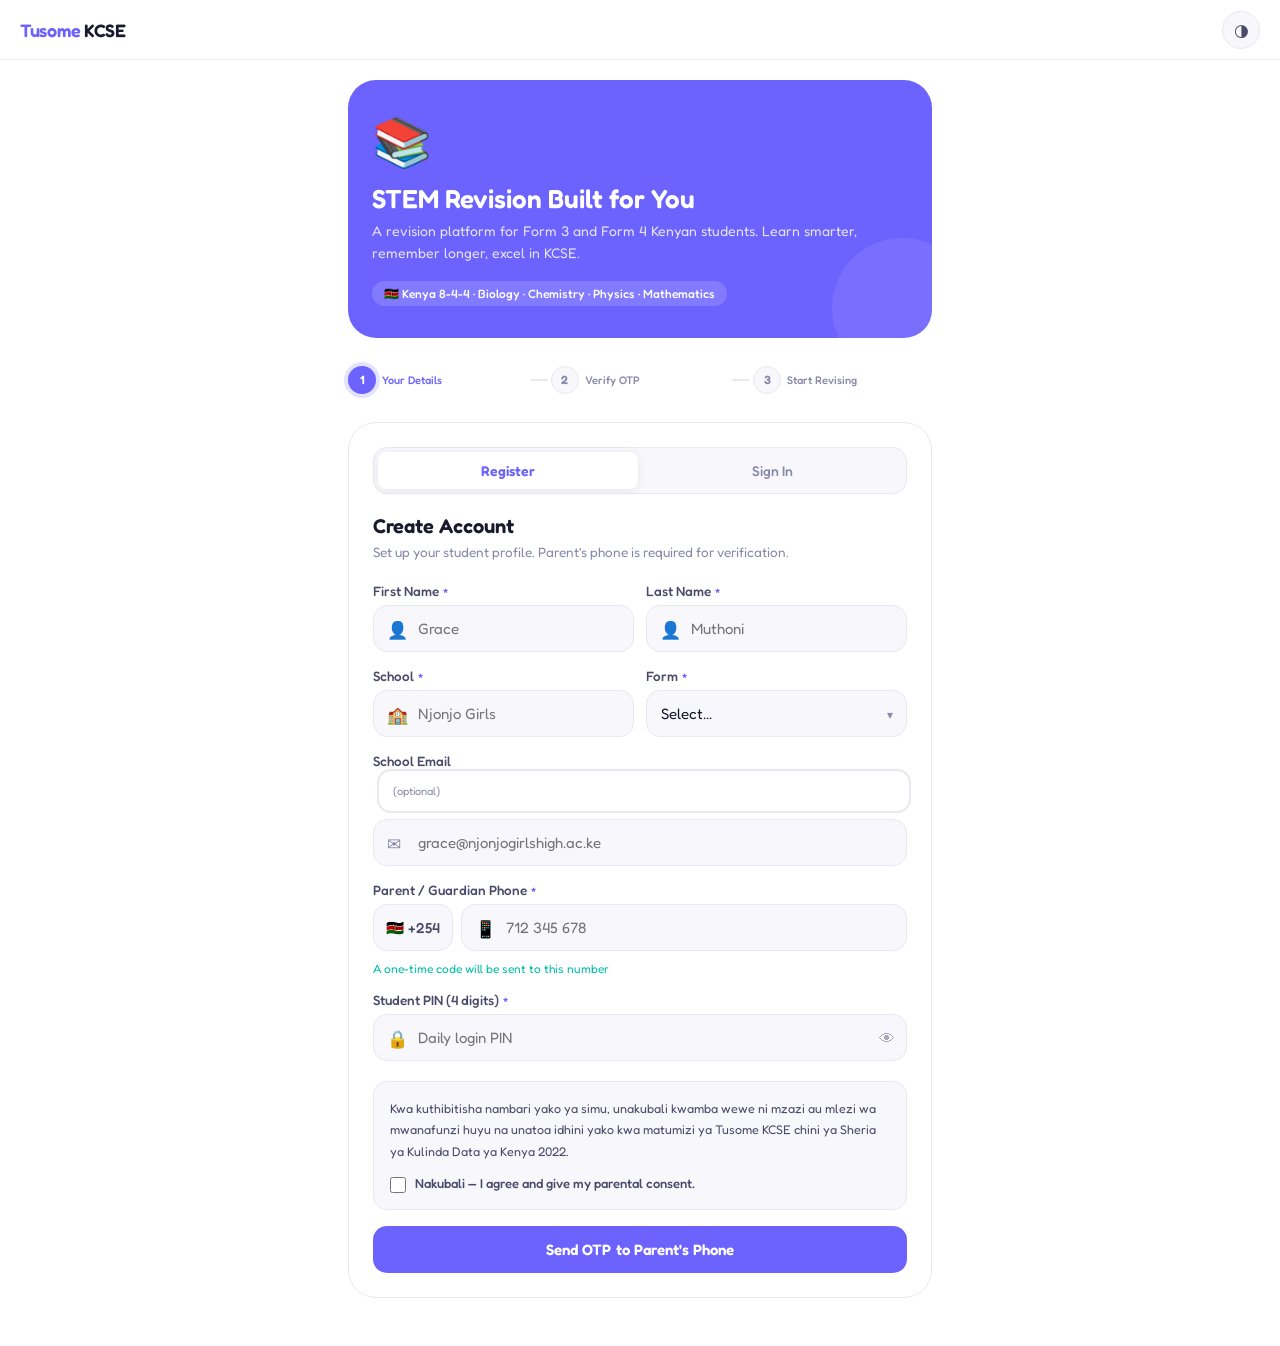
<file: 03-scout.html>
<!DOCTYPE html>
<html lang="en">
<head>
<meta charset="UTF-8">
<meta name="viewport" content="width=device-width, initial-scale=1.0, viewport-fit=cover">
<meta name="theme-color" content="#6C63FF">
<meta name="description" content="Tusome KCSE Scout Agent — Log what you studied in class and receive a personalised KCSE-aligned quiz to reinforce your learning.">
<link rel="manifest" href="manifest.json">
<link rel="icon" type="image/svg+xml" href="icons/favicon.svg">
<title>Scout Agent — Tusome KCSE</title>
<link rel="stylesheet" href="style.css">
<style>
.scout-header{background:var(--teal);border-radius:var(--r-xl);padding:1.25rem 1.5rem;color:#fff;margin-bottom:1.25rem}
.sh-chip{display:inline-flex;align-items:center;gap:6px;background:rgba(255,255,255,.2);border-radius:50px;padding:4px 11px;font-size:11.5px;margin-bottom:.65rem}
.sh-title{font-size:19px;font-weight:600;margin-bottom:.25rem}
.sh-sub{font-size:13px;opacity:.85;line-height:1.6}
.input-card{background:var(--bg);border-radius:var(--r-xl);border:1px solid var(--border);padding:1.4rem;margin-bottom:1rem;box-shadow:var(--shadow)}
.ic-label{font-size:13.5px;font-weight:500;color:var(--slate);margin-bottom:.6rem;display:block}
.learn-ta{width:100%;min-height:110px;border:1.5px solid var(--border);border-radius:var(--r-md);padding:13px 14px;font-size:14.5px;font-family:var(--ff);color:var(--navy);background:var(--surface);resize:none;outline:none;line-height:1.7;transition:border .2s}
.learn-ta:focus{border-color:var(--teal);box-shadow:0 0 0 3px rgba(0,191,166,.12);background:var(--bg)}
.learn-ta::placeholder{color:var(--muted);font-size:13.5px}
.char-row{display:flex;justify-content:space-between;font-size:11.5px;color:var(--muted);margin-top:4px}
.example-chips{display:flex;flex-wrap:wrap;gap:6px;margin-bottom:1.25rem}
.ex-chip{padding:6px 12px;border-radius:50px;border:1px solid var(--border);background:var(--bg);font-size:12.5px;font-weight:400;color:var(--slate);cursor:pointer;transition:all .2s;font-family:var(--ff)}
.ex-chip:hover{border-color:var(--teal);color:var(--teal);background:var(--teal-soft)}

/* RESPONSE */
.response-card{background:var(--bg);border-radius:var(--r-xl);border:1px solid var(--border);overflow:hidden;display:none;animation:fadeIn .4s ease;margin-bottom:1rem}
.response-card.show{display:block}
.rc-head{background:var(--teal);padding:1rem 1.25rem;display:flex;align-items:center;gap:10px}
.rc-av{width:36px;height:36px;border-radius:50%;background:rgba(255,255,255,.2);display:flex;align-items:center;justify-content:center;font-size:16px}
.rc-name{font-size:14px;font-weight:600;color:#fff}
.rc-sub{font-size:11.5px;color:rgba(255,255,255,.7);margin-top:1px}
.rc-live{margin-left:auto;width:8px;height:8px;border-radius:50%;background:#7FFFD4;animation:pulse 2s infinite}
.rc-body{padding:1.25rem}
.summary-box{background:var(--teal-soft);border-radius:var(--r-md);padding:.9rem 1rem;margin-bottom:1.1rem}
.summary-lbl{font-size:11px;font-weight:600;color:var(--teal);text-transform:uppercase;letter-spacing:.5px;margin-bottom:.35rem}
.summary-text{font-size:13.5px;color:var(--slate);line-height:1.7}
.concepts-title{font-size:15px;font-weight:600;color:var(--navy);margin-bottom:.75rem}
.concept-list{display:flex;flex-direction:column;gap:.6rem;margin-bottom:1.1rem}
.concept-item{display:flex;align-items:flex-start;gap:10px;padding:.85rem;background:var(--surface);border-radius:var(--r-md)}
.ci-num{width:24px;height:24px;border-radius:50%;background:var(--teal);color:#fff;display:flex;align-items:center;justify-content:center;font-size:11px;font-weight:600;flex-shrink:0;margin-top:1px}
.ci-text{font-size:13.5px;color:var(--navy);line-height:1.65}
.tip-box{background:var(--purple-soft);border-radius:var(--r-md);padding:.9rem 1rem;margin-bottom:1.1rem}
.tip-lbl{font-size:11px;font-weight:600;color:var(--purple);text-transform:uppercase;letter-spacing:.5px;margin-bottom:.35rem}
.tip-text{font-size:13.5px;color:var(--slate);line-height:1.7}
.enc-box{background:var(--navy);border-radius:var(--r-md);padding:.9rem 1rem;margin-bottom:1.1rem;display:flex;align-items:flex-start;gap:10px}
.enc-text{font-size:13.5px;color:rgba(255,255,255,.85);line-height:1.7}
.action-row{display:flex;gap:.75rem}
.btn-half{flex:1}

/* LOADING */
.loading-card{background:var(--bg);border-radius:var(--r-xl);border:1px solid var(--border);padding:2.5rem 1.5rem;text-align:center;display:none;margin-bottom:1rem}
.loading-card.show{display:block}
.lc-title{font-size:15px;font-weight:500;color:var(--navy);margin:1rem 0 .35rem}
.lc-sub{font-size:13px;color:var(--muted)}

/* PREV TOPICS */
.prev-card{background:var(--surface);border-radius:var(--r-lg);padding:1rem 1.25rem;margin-bottom:1rem}
.prev-title{font-size:13px;font-weight:500;color:var(--muted);margin-bottom:.65rem}
.prev-pills{display:flex;flex-wrap:wrap;gap:6px}
</style>
</head>
<body>
<div class="toast" id="toast"></div>

<!-- TOP NAV -->
<nav class="topnav">
  <div class="topnav-title">Tusome <span>KCSE</span></div>
  <div class="topnav-actions">
    <button class="icon-btn" id="themeBtn" onclick="toggleTheme()">◑</button>
    <a href="02-dashboard.html" class="icon-btn" title="Back" style="font-size:14px;font-weight:600;text-decoration:none;color:var(--slate)">←</a>
  </div>
</nav>

<div class="page-wrap">

  <!-- HEADER -->
  <div class="scout-header fade-in">
    <div class="sh-chip">🔍 Scout Agent</div>
    <div class="sh-title">What did you learn today?</div>
    <div class="sh-sub">Describe your class topic and get a personalised KCSE quiz to reinforce your learning.</div>
  </div>

  <!-- PREVIOUS TOPICS -->
  <div class="prev-card fade-in" id="prevCard" style="display:none">
    <div class="prev-title">Topics you have covered</div>
    <div class="prev-pills" id="prevPills"></div>
  </div>

  <!-- INPUT CARD -->
  <div class="input-card fade-in">
    <!-- Subject selector -->
    <label class="ic-label">Select your subject</label>
    <div class="subj-grid" style="margin-bottom:1.1rem" id="subjGrid">
      <button class="subj-btn" onclick="selSubj('Biology',this)"><span class="sb-icon">🧬</span><span class="sb-name">Biology</span></button>
      <button class="subj-btn" onclick="selSubj('Chemistry',this)"><span class="sb-icon">🧪</span><span class="sb-name">Chemistry</span></button>
      <button class="subj-btn" onclick="selSubj('Physics',this)"><span class="sb-icon">⚛</span><span class="sb-name">Physics</span></button>
      <button class="subj-btn" onclick="selSubj('Mathematics',this)"><span class="sb-icon">📐</span><span class="sb-name">Mathematics</span></button>
    </div>

    <!-- Examples -->
    <label class="ic-label">Quick examples — tap to use</label>
    <div class="example-chips" id="exChips">
      <span class="ex-chip" onclick="useExample(this)">The Haber Process</span>
      <span class="ex-chip" onclick="useExample(this)">Photosynthesis and respiration</span>
      <span class="ex-chip" onclick="useExample(this)">Newton's Laws of Motion</span>
      <span class="ex-chip" onclick="useExample(this)">Quadratic equations</span>
      <span class="ex-chip" onclick="useExample(this)">Cell structure</span>
      <span class="ex-chip" onclick="useExample(this)">Ohm's Law and circuits</span>
    </div>

    <!-- Text input -->
    <label class="ic-label">Describe what you studied</label>
    <textarea class="learn-ta" id="learnText" maxlength="600" oninput="updateChar()"
      placeholder="e.g. Today in Chemistry we covered the Haber Process — how nitrogen and hydrogen react under high pressure and temperature with an iron catalyst to produce ammonia..."></textarea>
    <div class="char-row"><span id="charNum">0</span>/600 characters</div>

    <button class="btn btn-teal" style="margin-top:1rem" id="submitBtn" onclick="submitToScout()">Send to Scout Agent →</button>
  </div>

  <!-- LOADING -->
  <div class="loading-card" id="loadingCard">
    <div class="loading-dots"><div class="ld"></div><div class="ld"></div><div class="ld"></div></div>
    <div class="lc-title">Scout is reading what you learned...</div>
    <div class="lc-sub">Preparing your summary and KCSE concepts</div>
  </div>

  <!-- RESPONSE -->
  <div class="response-card" id="responseCard">
    <div class="rc-head">
      <div class="rc-av">🔍</div>
      <div><div class="rc-name">Scout Agent</div><div class="rc-sub">KCSE Revision Summary</div></div>
      <div class="rc-live"></div>
    </div>
    <div class="rc-body">
      <div class="summary-box"><div class="summary-lbl">What you studied</div><div class="summary-text" id="rcSummary"></div></div>
      <div class="concepts-title">Key Concepts to Remember</div>
      <div class="concept-list" id="rcConcepts"></div>
      <div class="tip-box"><div class="tip-lbl">KCSE Exam Tip</div><div class="tip-text" id="rcTip"></div></div>
      <div class="enc-box"><div style="font-size:20px;flex-shrink:0">⭐</div><div class="enc-text" id="rcEnc"></div></div>
      <div class="action-row">
        <button class="btn btn-primary btn-half" onclick="window.location.href='06-quiz.html'">Take Quiz 🧠</button>
        <button class="btn btn-secondary btn-half" onclick="window.location.href='04-guardian.html'">Need help 🛡</button>
      </div>
    </div>
  </div>

</div>

<!-- BOTTOM NAV -->
<nav class="bottomnav">
  <div class="bn-item" id="bn-home" onclick="window.location.href='02-dashboard.html'"><div class="bn-icon">🏠</div><span>Home</span></div>
  <div class="bn-item active" id="bn-study"><div class="bn-icon">📖</div><span>Study</span></div>
  <div class="bn-item" id="bn-quiz" onclick="window.location.href='06-quiz.html'"><div class="bn-icon">🧠</div><span>Quiz</span></div>
  <div class="bn-item" id="bn-profile" onclick="window.location.href='07-profile.html'"><div class="bn-icon">👤</div><span>Profile</span></div>
</nav>

<script src="app.js"></script>
<script>
const ICONS={Biology:'🧬',Chemistry:'🧪',Physics:'⚛',Mathematics:'📐'};
const EXAMPLES={
  Biology:['Cell structure and organelles','Photosynthesis and respiration','Osmosis and diffusion','Genetics and DNA','Human circulatory system'],
  Chemistry:['The Haber Process for ammonia','Electrolysis and electrochemical cells','Acids, bases and neutralisation','Atomic structure','Organic chemistry — alkanes'],
  Physics:['Newton\'s Laws of Motion','Ohm\'s Law and circuits','Waves — reflection and refraction','Radioactivity and half-life','Work, energy and power'],
  Mathematics:['Quadratic equations','Trigonometry — sine, cosine, tangent','Differentiation basics','Probability and statistics','Matrices and transformations'],
};
let selectedSubject='', student=null, pendingText='';

document.addEventListener('DOMContentLoaded',()=>{
  applyTheme();
  document.getElementById('themeBtn').textContent=(localStorage.getItem('tk_theme')||'light')==='dark'?'☀':'◑';
  const sess=DB.session();
  if(!sess){ window.location.href='01-login.html'; return; }
  student=DB.students()[sess.admKey];
  renderPrevTopics();
  // Pre-select from Hunter recommendation
  if(student?.hunterRecommended){ const btns=document.querySelectorAll('.subj-btn'); btns.forEach(b=>{ if(b.querySelector('.sb-name')?.textContent===student.hunterRecommended) selSubj(student.hunterRecommended,b); }); }
});

function selSubj(name,btn){
  document.querySelectorAll('.subj-btn').forEach(b=>b.classList.remove('sel'));
  btn.classList.add('sel');
  selectedSubject=name;
  const ex=EXAMPLES[name]||[];
  document.getElementById('exChips').innerHTML=ex.map(e=>`<span class="ex-chip" onclick="useExample(this)">${e}</span>`).join('');
}
function useExample(el){ document.getElementById('learnText').value=`Today in class we covered ${el.textContent}. I want to understand this better and test my knowledge.`; updateChar(); }
function updateChar(){ document.getElementById('charNum').textContent=document.getElementById('learnText').value.length; }

function renderPrevTopics(){
  const mem=(student?.memory||[]).slice().reverse().slice(0,8);
  if(!mem.length) return;
  document.getElementById('prevCard').style.display='block';
  document.getElementById('prevPills').innerHTML=mem.map(m=>`<span class="chip chip-teal" style="font-size:12px">${ICONS[m.subject]} ${m.topic.slice(0,28)}</span>`).join('');
}

async function submitToScout(){
  const text=document.getElementById('learnText').value.trim();
  if(!selectedSubject){ toast('Please select a subject','error'); return; }
  if(text.length<10){ toast('Please describe what you learned in more detail','error'); return; }
  pendingText=text;
  document.getElementById('responseCard').classList.remove('show');
  document.getElementById('rcSummary').textContent='';
  document.getElementById('rcConcepts').innerHTML='';
  document.getElementById('rcTip').innerHTML='';
  document.getElementById('rcEnc').textContent='';
  document.getElementById('loadingCard').classList.add('show');
  document.getElementById('submitBtn').disabled=true;

  const prev=(student?.memory||[]).filter(m=>m.subject===selectedSubject).map(m=>m.topic).join(', ')||'None';
  const prompt=`You are the Scout Agent for Tusome KCSE, a revision platform for Form 3 and Form 4 Kenyan students.
Student studied: "${text}" in ${selectedSubject}.
Previously covered: ${prev}.
Respond ONLY in JSON (no markdown, no backticks):
{"summary":"2 sentence summary starting with You covered...","concepts":["concept 1 with explanation","concept 2","concept 3","concept 4"],"exam_tip":"specific KCSE exam tip for this topic","encouragement":"2 sentence warm encouraging message — never use words like fail, wrong, stupid"}`;

  const result=await callAI(prompt);
  let data=null;
  if(result){ try{ data=JSON.parse(result.replace(/```json|```/g,'').trim()); }catch{} }
  if(!data){ data=getDemoScoutResponse(selectedSubject,text); }

  document.getElementById('loadingCard').classList.remove('show');
  document.getElementById('submitBtn').disabled=false;
  document.getElementById('rcSummary').textContent=data.summary||'';
  document.getElementById('rcTip').textContent=data.exam_tip||'';
  document.getElementById('rcEnc').textContent=data.encouragement||'';
  document.getElementById('rcConcepts').innerHTML=(data.concepts||[]).map((c,i)=>`<div class="concept-item"><div class="ci-num">${i+1}</div><div class="ci-text">${c}</div></div>`).join('');
  document.getElementById('responseCard').classList.add('show');
  document.getElementById('responseCard').scrollIntoView({behavior:'smooth',block:'start'});
  saveTopicToMemory(selectedSubject,extractTopic(text));
  localStorage.setItem('tk_pending_quiz',JSON.stringify({subject:selectedSubject,topic:extractTopic(text),rawText:text}));
}

function extractTopic(t){ return t.replace(/today in class we covered\s*/i,'').trim().slice(0,55); }
function saveTopicToMemory(subject,topic){
  if(!student) return;
  const exists=(student.memory||[]).find(m=>m.subject===subject&&m.topic===topic);
  if(!exists){ student.memory=student.memory||[]; student.memory.push({subject,topic,date:new Date().toISOString()}); }
  student.lastSubject=subject; student.lastStudyDate=new Date().toISOString();
  student.totalLessons=(student.totalLessons||0)+1;
  student.streak=(student.streak||0)+1;
  saveStudent(student);
  renderPrevTopics();
}

function getDemoScoutResponse(subj,text){
  const tl=text.toLowerCase();
  const topic=extractTopic(text);
  const DEMOS={
    Biology:{summary:`You covered key Biology concepts on ${topic}. This topic appears regularly in KCSE Paper 1 and Paper 2 and is worth mastering thoroughly.`,concepts:['Cell structure: Plant cells have a cell wall, chloroplasts and large vacuole — animal cells do not. This distinction is tested in almost every KCSE exam.','Osmosis: Water moves from high water potential (dilute) to low water potential (concentrated) through a semi-permeable membrane — no energy required.','Photosynthesis equation: 6CO₂ + 6H₂O + light → C₆H₁₂O₆ + 6O₂. Occurs in chloroplasts. Light, CO₂ and temperature are limiting factors.','Respiration: Glucose + Oxygen → CO₂ + Water + ATP energy. Aerobic respiration occurs in mitochondria and releases energy for all cell activities.'],exam_tip:tl.includes('osmosis')?'KCSE tip: Osmosis questions ask you to predict water movement. Always identify which side has higher water potential (more dilute) — water moves FROM that side TO the concentrated side.':tl.includes('photosyn')?'KCSE tip: Always write the balanced photosynthesis equation and link each limiting factor (light, CO₂, temperature) to the rate of reaction in your answer.':'KCSE tip: In Biology Paper 1, always define your key term in the first sentence. Examiners award a specific mark for the correct definition before the explanation.',encouragement:'You are tackling Biology with real dedication — that is exactly how KCSE success is built. Keep this momentum and every concept will become clearer!'},
    Chemistry:{summary:`You covered important Chemistry concepts on ${topic}. This is a central topic in the KCSE Chemistry syllabus that carries significant marks in both papers.`,concepts:['The Haber Process: N₂ + 3H₂ ⇌ 2NH₃. Conditions: 450°C, 200 atm, iron catalyst. A reversible reaction — the ⇌ symbol is key.','Le Chatelier\'s Principle: Increasing pressure shifts equilibrium towards fewer moles of gas — increasing ammonia yield in the Haber Process.','Rates of reaction: Increasing temperature, concentration, surface area or adding a catalyst all increase the rate of a chemical reaction.','Electrolysis: At the cathode (negative) — reduction occurs. At the anode (positive) — oxidation occurs. Remember OIL RIG.'],exam_tip:tl.includes('haber')?'KCSE tip: Haber Process questions always ask WHY specific conditions are chosen. Explain the rate vs yield trade-off: 450°C is a compromise — higher temp increases rate but decreases yield.':tl.includes('electrolysis')?'KCSE tip: Always state what is produced at EACH electrode and write the half-equations. Cathode: 2H⁺ + 2e⁻ → H₂. Anode: 2Cl⁻ → Cl₂ + 2e⁻.':'KCSE tip: Always balance chemical equations — check each element separately on both sides. Unbalanced equations lose marks even when the correct products are shown.',encouragement:'You are approaching Chemistry with exactly the right attitude — systematic and curious. Every concept you master today is a mark secured in your KCSE paper!'},
    Physics:{summary:`You covered key Physics principles on ${topic}. This area is regularly examined in KCSE Physics and a solid understanding will serve you in both Paper 1 and Paper 2.`,concepts:['Newton\'s First Law (Inertia): An object remains at rest or moves at constant velocity unless acted on by an unbalanced external force.','Newton\'s Second Law: Force = Mass × Acceleration (F = ma). The most used formula in KCSE mechanics — write it, substitute values, then calculate.','Ohm\'s Law: V = IR. Voltage = Current × Resistance. For series: R total = R₁ + R₂. For parallel: 1/R = 1/R₁ + 1/R₂.','Wave equation: Speed = frequency × wavelength (v = fλ). Always convert units first before substituting into the formula.'],exam_tip:tl.includes('newton')?'KCSE tip: Newton\'s Law questions give a scenario — state which law applies, then use it. Constant velocity = zero net force (First Law). Acceleration = use F=ma (Second Law).':tl.includes('ohm')||tl.includes('circuit')?'KCSE tip: State which type of circuit (series or parallel) before calculating. Examiners award the first mark for correctly identifying the circuit type.':'KCSE tip: Always show your working in Physics — write the formula, substitute with units, then calculate. Correct working with a wrong answer still earns method marks.',encouragement:'Physics is all about patterns — once you see them, everything connects. You are building strong foundations that will serve you far beyond KCSE. Well done!'},
    Mathematics:{summary:`You covered important Mathematics techniques on ${topic}. Mastering this area will directly improve your performance in KCSE Paper 1 and Paper 2.`,concepts:['Quadratic equations: Solve by factorisation first. If it does not factorise, use x = (-b ± √(b²-4ac)) / 2a. Always verify by substituting back.','Gradient: m = (y₂-y₁)/(x₂-x₁). In y = mx + c, m is gradient and c is y-intercept. Identify the form first before answering.','Trigonometry: SOH-CAH-TOA. Label hypotenuse, opposite and adjacent relative to the given angle BEFORE choosing a ratio.','Statistics: Mean = Σfx ÷ Σf. Set up a frequency table — examiners award marks for the table, formula and final answer separately.'],exam_tip:tl.includes('quadratic')?'KCSE tip: After solving a quadratic, always substitute your answers back into the original equation to verify. Examiners award a specific verification mark.':tl.includes('trig')?'KCSE tip: Label the triangle first — hypotenuse is always opposite the right angle. Then identify opposite and adjacent relative to the given angle before selecting SOH-CAH-TOA.':'KCSE tip: Show ALL working in Mathematics. A correct answer with no working shown earns fewer marks than a partially correct answer with clear logical steps.',encouragement:'Every Mathematics problem you work through builds your skills and confidence. You are making genuine progress — keep practising and the exam will feel very familiar!'},
  };
  return DEMOS[subj]||DEMOS['Biology'];
}
</script>
</body>
</html>
</file>
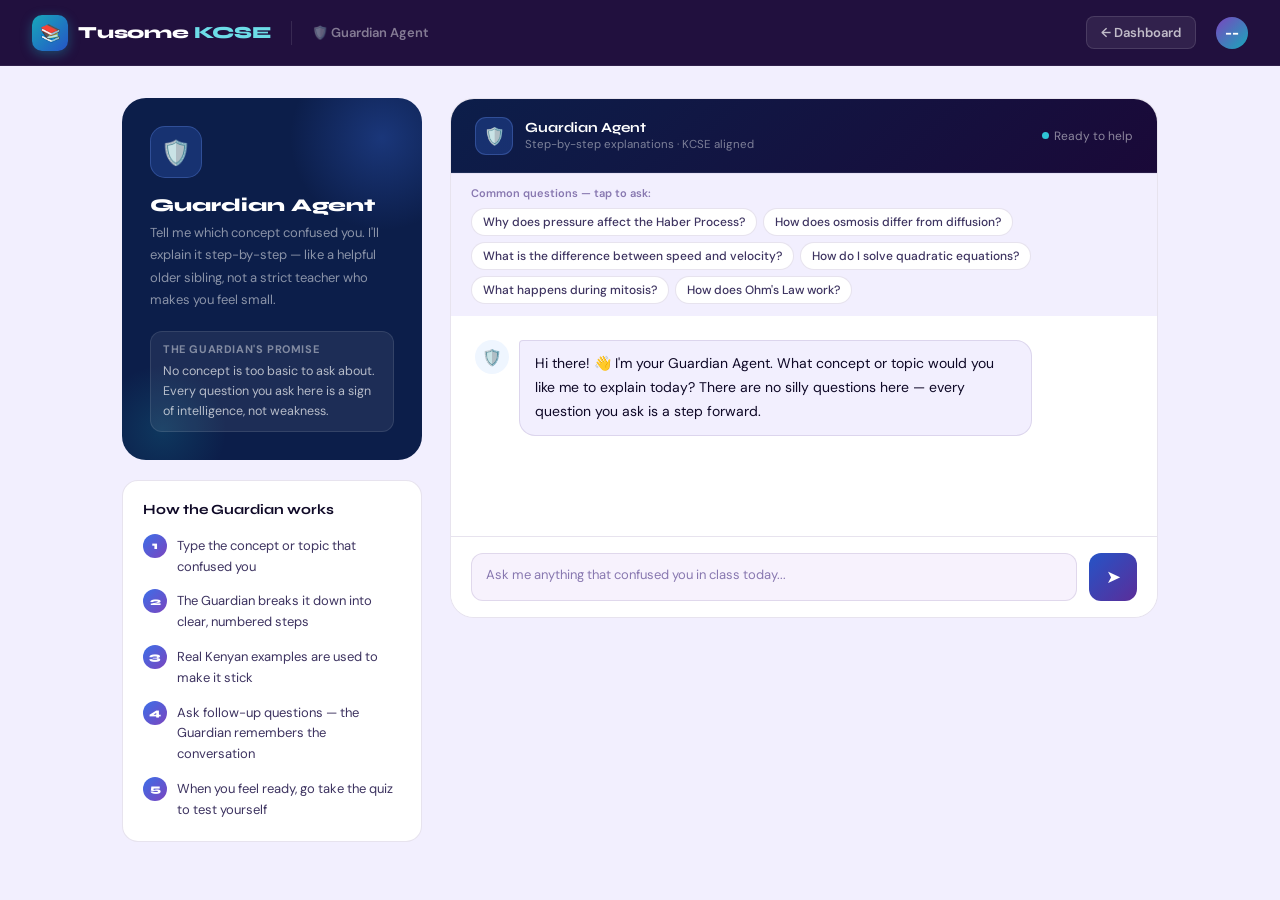
<file: 04-guardian (1).html>
<!DOCTYPE html>
<html lang="en">
<head>
<meta charset="UTF-8">
<meta name="viewport" content="width=device-width, initial-scale=1.0">
<title>Guardian Agent — Tusome KCSE</title>
<link href="https://fonts.googleapis.com/css2?family=Syne:wght@400;600;700;800&family=DM+Sans:wght@300;400;500;600&display=swap" rel="stylesheet">
<style>
:root{
  --p900:#1A0938;--p800:#2A1050;--p700:#3B1870;
  --p600:#5B2D99;--p500:#7B45BF;--p400:#9E6DD4;
  --p300:#C4A3E8;--p100:#EDE5F8;--p50:#F7F2FD;
  --t800:#084F57;--t700:#0D6B75;--t600:#118899;
  --t500:#17A8BA;--t400:#2EC4D6;--t300:#6DDDE8;
  --t100:#CCF3F7;--t50:#EDFAFB;
  --b900:#0C1E4A;--b700:#1A3D8F;
  --b600:#2554C7;--b500:#3B6FE8;--b400:#6B93F0;
  --b300:#A3BCFA;--b100:#DBEAFE;--b50:#EFF6FF;
  --white:#FFFFFF;--bg:#F2EFFE;
  --text:#0E0826;--text2:#3D3360;--text3:#8878B0;
  --border:rgba(59,24,112,.12);--border2:rgba(59,24,112,.06);
  --ff-h:'Syne',sans-serif;--ff-b:'DM Sans',sans-serif;
  --r-xl:24px;--r-lg:16px;--r-md:12px;--r-sm:8px;
  --shadow-md:0 8px 28px rgba(14,8,38,.1);
  --shadow-sm:0 2px 12px rgba(14,8,38,.07);
  --nav-h:66px;
}
*,*::before,*::after{margin:0;padding:0;box-sizing:border-box}
html{font-size:16px;-webkit-font-smoothing:antialiased}
body{font-family:var(--ff-b);background:var(--bg);color:var(--text);min-height:100vh}

/* NAV */
.nav{
  position:fixed;top:0;left:0;right:0;z-index:100;height:var(--nav-h);
  background:rgba(26,9,56,.97);backdrop-filter:blur(16px);
  border-bottom:1px solid rgba(255,255,255,.07);
  display:flex;align-items:center;padding:0 2rem;gap:1.25rem;
}
.nav-brand{display:flex;align-items:center;gap:10px;text-decoration:none;flex-shrink:0}
.nav-mark{width:36px;height:36px;border-radius:10px;background:linear-gradient(135deg,var(--t500),var(--b600));display:flex;align-items:center;justify-content:center;font-size:17px;box-shadow:0 3px 12px rgba(23,168,186,.38)}
.nav-name{font-family:var(--ff-h);font-size:17px;font-weight:800;color:#fff;letter-spacing:-.2px}
.nav-name em{font-style:normal;color:var(--t300)}
.nav-sep{width:1px;height:24px;background:rgba(255,255,255,.1);flex-shrink:0}
.nav-page{font-size:13px;font-weight:600;color:rgba(255,255,255,.45)}
.nav-space{flex:1}
.nav-back{display:flex;align-items:center;gap:6px;background:rgba(255,255,255,.07);border:1px solid rgba(255,255,255,.12);border-radius:8px;padding:7px 14px;font-size:13px;font-weight:600;color:rgba(255,255,255,.7);text-decoration:none;transition:all .2s}
.nav-back:hover{background:rgba(255,255,255,.13);color:#fff}
.nav-av{width:32px;height:32px;border-radius:50%;background:linear-gradient(135deg,var(--p500),var(--t500));display:flex;align-items:center;justify-content:center;font-size:12px;font-weight:800;color:#fff;font-family:var(--ff-h)}

/* LAYOUT */
.wrap{
  max-width:1100px;margin:0 auto;
  padding:calc(var(--nav-h) + 2rem) 2rem 3rem;
  display:grid;grid-template-columns:300px 1fr;gap:1.75rem;align-items:start;
}

/* SIDEBAR */
.sidebar{display:flex;flex-direction:column;gap:1.25rem}

.agent-info-card{
  background:var(--b900);border-radius:var(--r-xl);
  padding:1.75rem;position:relative;overflow:hidden;
}
.agent-info-card::before{content:'';position:absolute;top:-60px;right:-60px;width:200px;height:200px;border-radius:50%;background:radial-gradient(circle,rgba(59,111,232,.3) 0%,transparent 65%)}
.agent-info-card::after{content:'';position:absolute;bottom:-40px;left:-30px;width:140px;height:140px;border-radius:50%;background:radial-gradient(circle,rgba(23,168,186,.18) 0%,transparent 65%)}
.aic-icon{width:52px;height:52px;border-radius:15px;background:rgba(59,111,232,.25);border:1px solid rgba(107,147,240,.3);display:flex;align-items:center;justify-content:center;font-size:24px;margin-bottom:1rem;position:relative;z-index:1}
.aic-title{font-family:var(--ff-h);font-size:18px;font-weight:800;color:#fff;margin-bottom:.4rem;position:relative;z-index:1}
.aic-sub{font-size:13px;color:rgba(255,255,255,.52);line-height:1.7;margin-bottom:1.25rem;position:relative;z-index:1}
.aic-rule{background:rgba(255,255,255,.07);border:1px solid rgba(255,255,255,.1);border-radius:var(--r-md);padding:10px 12px;position:relative;z-index:1}
.aic-rule-title{font-size:11px;font-weight:700;color:rgba(255,255,255,.45);text-transform:uppercase;letter-spacing:.6px;margin-bottom:5px}
.aic-rule-text{font-size:12.5px;color:rgba(255,255,255,.68);line-height:1.6}

.how-card{background:var(--white);border-radius:var(--r-lg);border:1.5px solid var(--border);padding:1.25rem}
.how-title{font-family:var(--ff-h);font-size:14px;font-weight:700;color:var(--text);margin-bottom:1rem}
.how-steps{display:flex;flex-direction:column;gap:.75rem}
.how-step{display:flex;align-items:flex-start;gap:10px}
.hs-num{width:24px;height:24px;border-radius:50%;flex-shrink:0;background:linear-gradient(135deg,var(--b500),var(--p500));display:flex;align-items:center;justify-content:center;font-size:11px;font-weight:800;color:#fff;font-family:var(--ff-h)}
.hs-text{font-size:13px;color:var(--text2);line-height:1.6;padding-top:2px}

/* Dignity promise */
.dignity-card{
  background:linear-gradient(135deg,var(--b50),var(--p50));
  border:1px solid var(--b100);border-radius:var(--r-lg);padding:1.1rem;
}
.dignity-title{font-size:12px;font-weight:700;color:var(--b700);margin-bottom:.5rem;display:flex;align-items:center;gap:6px}
.dignity-text{font-size:12px;color:var(--b700);line-height:1.65}

/* MAIN */
.main{display:flex;flex-direction:column;gap:1.25rem}

/* Chat container */
.chat-card{
  background:var(--white);border-radius:var(--r-xl);
  border:1.5px solid var(--border);overflow:hidden;
  display:flex;flex-direction:column;min-height:520px;
}
.chat-header{
  padding:1.1rem 1.5rem;
  background:linear-gradient(135deg,var(--b900),var(--p900));
  display:flex;align-items:center;gap:12px;
  border-bottom:1px solid rgba(255,255,255,.07);
}
.ch-icon{width:38px;height:38px;border-radius:11px;background:rgba(59,111,232,.25);border:1px solid rgba(107,147,240,.3);display:flex;align-items:center;justify-content:center;font-size:17px}
.ch-name{font-family:var(--ff-h);font-size:14px;font-weight:700;color:#fff}
.ch-sub{font-size:11.5px;color:rgba(255,255,255,.45);margin-top:1px}
.ch-status{margin-left:auto;display:flex;align-items:center;gap:5px;font-size:12px;color:rgba(255,255,255,.5)}
.status-dot{width:7px;height:7px;border-radius:50%;background:var(--t400);animation:pulse 2s infinite}
@keyframes pulse{0%,100%{opacity:1}50%{opacity:.4}}

/* Messages */
.chat-messages{
  flex:1;overflow-y:auto;padding:1.5rem;
  display:flex;flex-direction:column;gap:1rem;
  max-height:420px;
  scrollbar-width:thin;scrollbar-color:var(--border) transparent;
}
.msg{display:flex;gap:10px;align-items:flex-start;animation:fadeIn .3s ease}
@keyframes fadeIn{from{opacity:0;transform:translateY(6px)}to{opacity:1;transform:none}}
.msg.student{flex-direction:row-reverse}
.msg-av{width:34px;height:34px;border-radius:50%;display:flex;align-items:center;justify-content:center;font-size:13px;flex-shrink:0;font-weight:800;font-family:var(--ff-h)}
.msg-guardian .msg-av{background:var(--b50);color:var(--b700);font-size:16px}
.msg-student  .msg-av{background:linear-gradient(135deg,var(--p500),var(--t500));color:#fff}
.msg-bubble{max-width:78%;padding:11px 15px;border-radius:16px;font-size:14px;line-height:1.7}
.msg-guardian .msg-bubble{background:var(--bg);border:1px solid var(--border);color:var(--text);border-radius:4px 16px 16px 16px}
.msg-student  .msg-bubble{background:linear-gradient(135deg,var(--p600),var(--b600));color:#fff;border-radius:16px 4px 16px 16px}

/* Step explanation styling inside Guardian bubble */
.step-explanation{display:flex;flex-direction:column;gap:.6rem}
.step-item-ex{display:flex;align-items:flex-start;gap:8px}
.step-num{width:22px;height:22px;border-radius:50%;background:var(--b100);color:var(--b700);font-size:11px;font-weight:800;display:flex;align-items:center;justify-content:center;flex-shrink:0;margin-top:2px;font-family:var(--ff-h)}
.step-text{font-size:13.5px;color:var(--text);line-height:1.65}
.step-text strong{color:var(--b700)}

/* Analogy box */
.analogy-box{background:var(--t50);border:1px solid var(--t100);border-radius:var(--r-md);padding:.75rem 1rem;margin-top:.5rem}
.analogy-label{font-size:10.5px;font-weight:700;color:var(--t700);text-transform:uppercase;letter-spacing:.5px;margin-bottom:.3rem}
.analogy-text{font-size:13px;color:var(--t800);line-height:1.6}

/* Typing indicator */
.typing{display:flex;gap:5px;padding:10px 14px;background:var(--bg);border:1px solid var(--border);border-radius:4px 16px 16px 16px;width:fit-content}
.typing span{width:7px;height:7px;border-radius:50%;background:var(--text3);animation:bounce 1.2s infinite}
.typing span:nth-child(2){animation-delay:.2s}
.typing span:nth-child(3){animation-delay:.4s}
@keyframes bounce{0%,100%{transform:translateY(0)}50%{transform:translateY(-5px)}}

/* Input row */
.chat-input-row{
  padding:1rem 1.25rem;border-top:1px solid var(--border);
  display:flex;gap:.75rem;align-items:flex-end;
  background:var(--white);
}
.chat-textarea{
  flex:1;border:1.5px solid var(--border);border-radius:var(--r-md);
  padding:11px 14px;font-size:14px;font-family:var(--ff-b);
  color:var(--text);background:var(--p50);resize:none;outline:none;
  transition:all .2s;height:48px;line-height:1.5;max-height:120px;
}
.chat-textarea:focus{border-color:var(--b500);background:#fff;box-shadow:0 0 0 4px rgba(37,84,199,.1)}
.chat-textarea::placeholder{color:var(--text3);font-size:13px}
.btn-send{
  width:48px;height:48px;border-radius:var(--r-md);border:none;
  background:linear-gradient(135deg,var(--b600),var(--p600));
  color:#fff;font-size:18px;cursor:pointer;
  transition:all .2s;flex-shrink:0;display:flex;align-items:center;justify-content:center;
}
.btn-send:hover{transform:scale(1.06);box-shadow:0 4px 16px rgba(37,84,199,.3)}

/* Quick question chips */
.quick-qs{padding:.75rem 1.25rem;border-top:1px solid var(--border2);background:var(--bg)}
.qq-label{font-size:11px;font-weight:600;color:var(--text3);margin-bottom:.5rem}
.qq-chips{display:flex;gap:6px;flex-wrap:wrap}
.qq-chip{
  padding:5px 11px;border-radius:50px;
  border:1px solid var(--border);background:var(--white);
  font-size:12px;font-weight:500;color:var(--text2);
  cursor:pointer;transition:all .2s;
}
.qq-chip:hover{border-color:var(--b400);color:var(--b700);background:var(--b50)}

/* Action bar after explanation */
.action-bar{
  padding:1rem 1.5rem;border-top:1px solid var(--border);
  display:flex;gap:.75rem;flex-wrap:wrap;
  background:var(--bg);display:none;
}
.action-bar.show{display:flex}
.btn-quiz{
  flex:1;min-width:140px;padding:11px 18px;border:none;border-radius:var(--r-md);
  font-size:13.5px;font-weight:700;font-family:var(--ff-h);cursor:pointer;
  background:linear-gradient(135deg,var(--p600),var(--b600));color:#fff;
  box-shadow:0 4px 14px rgba(91,45,153,.25);transition:all .25s;
}
.btn-quiz:hover{transform:translateY(-2px);box-shadow:0 7px 20px rgba(91,45,153,.35)}
.btn-scout{
  flex:1;min-width:140px;padding:11px 18px;
  border:1.5px solid var(--border);border-radius:var(--r-md);
  font-size:13.5px;font-weight:700;font-family:var(--ff-h);cursor:pointer;
  background:var(--white);color:var(--text2);transition:all .25s;
}
.btn-scout:hover{border-color:var(--t500);color:var(--t700);background:var(--t50)}

/* TOAST */
.toast{position:fixed;bottom:2rem;left:50%;transform:translateX(-50%) translateY(90px);background:var(--p900);color:#fff;padding:12px 22px;border-radius:50px;font-size:14px;font-weight:500;border-left:4px solid var(--b400);z-index:999;transition:transform .35s cubic-bezier(.4,0,.2,1);box-shadow:0 8px 32px rgba(14,8,38,.28);white-space:nowrap}
.toast.show{transform:translateX(-50%) translateY(0)}

/* ANIM */
.wrap{animation:up .5s cubic-bezier(.4,0,.2,1) both}
@keyframes up{from{opacity:0;transform:translateY(16px)}to{opacity:1;transform:none}}

/* RESPONSIVE */
@media(max-width:1100px){
  .wrap{grid-template-columns:1fr}
  .sidebar{display:none}
}
@media(max-width:480px){
  .wrap{padding:calc(var(--nav-h) + 1rem) 1rem 2rem}
}
</style>
</head>
<body>
<div class="toast" id="toast"></div>

<!-- NAV -->
<nav class="nav">
  <a class="nav-brand" href="02-dashboard.html">
    <div class="nav-mark">📚</div>
    <div class="nav-name">Tusome <em>KCSE</em></div>
  </a>
  <div class="nav-sep"></div>
  <div class="nav-page">🛡️ Guardian Agent</div>
  <div class="nav-space"></div>
  <a class="nav-back" href="02-dashboard.html">← Dashboard</a>
  <div class="nav-av" id="navAv">--</div>
</nav>

<div class="wrap">

  <!-- SIDEBAR -->
  <aside class="sidebar">
    <div class="agent-info-card">
      <div class="aic-icon">🛡️</div>
      <div class="aic-title">Guardian Agent</div>
      <div class="aic-sub">
        Tell me which concept confused you. I'll explain it step-by-step — like a helpful older sibling, not a strict teacher who makes you feel small.
      </div>
      <div class="aic-rule">
        <div class="aic-rule-title">The Guardian's Promise</div>
        <div class="aic-rule-text">No concept is too basic to ask about. Every question you ask here is a sign of intelligence, not weakness.</div>
      </div>
    </div>

    <div class="how-card">
      <div class="how-title">How the Guardian works</div>
      <div class="how-steps">
        <div class="how-step">
          <div class="hs-num">1</div>
          <div class="hs-text">Type the concept or topic that confused you</div>
        </div>
        <div class="how-step">
          <div class="hs-num">2</div>
          <div class="hs-text">The Guardian breaks it down into clear, numbered steps</div>
        </div>
        <div class="how-step">
          <div class="hs-num">3</div>
          <div class="hs-text">Real Kenyan examples are used to make it stick</div>
        </div>
        <div class="how-step">
          <div class="hs-num">4</div>
          <div class="hs-text">Ask follow-up questions — the Guardian remembers the conversation</div>
        </div>
        <div class="how-step">
          <div class="hs-num">5</div>
          <div class="hs-text">When you feel ready, go take the quiz to test yourself</div>
        </div>
      </div>
    </div>

  </aside>

  <!-- MAIN CHAT -->
  <div class="main">
    <div class="chat-card">

      <!-- Chat header -->
      <div class="chat-header">
        <div class="ch-icon">🛡️</div>
        <div>
          <div class="ch-name">Guardian Agent</div>
          <div class="ch-sub">Step-by-step explanations · KCSE aligned</div>
        </div>
        <div class="ch-status">
          <div class="status-dot"></div>
          Ready to help
        </div>
      </div>

      <!-- Quick question chips -->
      <div class="quick-qs">
        <div class="qq-label">Common questions — tap to ask:</div>
        <div class="qq-chips" id="quickChips">
          <span class="qq-chip" onclick="quickAsk(this)">Why does pressure affect the Haber Process?</span>
          <span class="qq-chip" onclick="quickAsk(this)">How does osmosis differ from diffusion?</span>
          <span class="qq-chip" onclick="quickAsk(this)">What is the difference between speed and velocity?</span>
          <span class="qq-chip" onclick="quickAsk(this)">How do I solve quadratic equations?</span>
          <span class="qq-chip" onclick="quickAsk(this)">What happens during mitosis?</span>
          <span class="qq-chip" onclick="quickAsk(this)">How does Ohm's Law work?</span>
        </div>
      </div>

      <!-- Messages -->
      <div class="chat-messages" id="chatMessages">
        <!-- Injected by JS -->
      </div>

      <!-- Input -->
      <div class="chat-input-row">
        <textarea class="chat-textarea" id="chatInput"
          placeholder="Ask me anything that confused you in class today..."
          onkeydown="handleKey(event)"
          oninput="autoResize(this)"></textarea>
        <button class="btn-send" onclick="sendMessage()" title="Send">➤</button>
      </div>

      <!-- Action bar (shown after first explanation) -->
      <div class="action-bar" id="actionBar">
        <button class="btn-quiz" onclick="window.location.href='06-quiz.html'">
          I understand — Take the Quiz 🧠
        </button>
        <button class="btn-scout" onclick="window.location.href='03-scout.html'">
          Log more learning 🔍
        </button>
      </div>

    </div>
  </div>
</div>

<script>
/* =============================================
   DATA
   ============================================= */
const S_KEY  = 'tk_students';
const SESS   = 'tk_session';
const QUIZ_KEY = 'tk_pending_quiz';
const getStudents  = () => { try{return JSON.parse(localStorage.getItem(S_KEY)||'{}')}catch{return{}} };

// Dignity filter
const BANNED = ['stupid','dumb','fail','failure','idiot','useless','hopeless','wrong answer','incorrect'];

let student      = null;
let chatHistory  = [];   // full conversation for context
let msgCount     = 0;
let pendingQuiz  = null;

/* =============================================
   INIT
   ============================================= */
document.addEventListener('DOMContentLoaded', ()=>{
  const raw  = sessionStorage.getItem(SESS);
  const sess = raw ? JSON.parse(raw) : null;
  const students = getStudents();
  student = sess && students[sess.admKey] ? students[sess.admKey] : Object.values(students)[0];

  if(student){
    document.getElementById('navAv').textContent =
      student.name.split(' ').map(n=>n[0]).join('').slice(0,2).toUpperCase();
  }

  // Check if coming from Scout with a topic context
  const qRaw = localStorage.getItem(QUIZ_KEY);
  pendingQuiz = qRaw ? JSON.parse(qRaw) : null;

  // Load quick chips based on recently studied subjects
  updateQuickChips();

  // Opening message from Guardian
  const name = student?.firstName || 'there';
  const context = pendingQuiz
    ? `I can see you just studied "${pendingQuiz.topic}" in ${pendingQuiz.subject} with the Scout. What part felt hardest or unclear? Ask me anything — no question is too basic.`
    : `What concept or topic would you like me to explain today? There are no silly questions here — every question you ask is a step forward.`;

  addMessage('guardian', `Hi ${name}! 👋 I'm your Guardian Agent. ${context}`);
});

/* =============================================
   QUICK CHIPS — update based on recent study
   ============================================= */
function updateQuickChips(){
  if(!pendingQuiz) return;
  const subj = pendingQuiz.subject;
  const chips = {
    Biology:[
      'Explain osmosis with a simple example',
      'What is the difference between mitosis and meiosis?',
      'How does the heart pump blood?',
      'What is the role of chlorophyll in photosynthesis?',
    ],
    Chemistry:[
      'Why does temperature affect reaction rate?',
      'What is an exothermic vs endothermic reaction?',
      'Explain ionic and covalent bonding simply',
      'How does electrolysis work?',
    ],
    Physics:[
      'What is the difference between mass and weight?',
      'Explain how a transformer works',
      'What is refraction and why does it happen?',
      'How does radioactive decay work?',
    ],
    Mathematics:[
      'How do I use the quadratic formula?',
      'Explain differentiation step by step',
      'What is the difference between mean, median and mode?',
      'How do I find the area under a curve?',
    ],
  };
  const list = chips[subj]||[];
  if(!list.length) return;
  document.getElementById('quickChips').innerHTML = list.map(q=>
    `<span class="qq-chip" onclick="quickAsk(this)">${q}</span>`
  ).join('');
}

/* =============================================
   QUICK ASK
   ============================================= */
function quickAsk(el){
  document.getElementById('chatInput').value = el.textContent;
  sendMessage();
}

/* =============================================
   SEND MESSAGE
   ============================================= */
async function sendMessage(){
  const input = document.getElementById('chatInput');
  const text  = input.value.trim();
  if(!text) return;
  input.value = '';
  input.style.height = '48px';

  addMessage('student', text);
  chatHistory.push({role:'user', content:text});

  // Show typing
  const typingId = showTyping();

  // Build system prompt
  const name      = student?.firstName || 'Student';
  const form      = student?.form || 'Form 4';
  const context   = pendingQuiz ? `The student just studied "${pendingQuiz.topic}" in ${pendingQuiz.subject}.` : '';
  const memory    = (student?.memory||[]).slice(-6).map(m=>`${m.subject}: ${m.topic}`).join(', ') || 'None yet';

  const systemPrompt = `You are the Guardian Agent for Tusome KCSE — a warm, patient revision assistant for Form 3 and Form 4 Kenyan students preparing for KCSE.

Student: ${name}, ${form}
${context}
Recent topics studied: ${memory}

Your personality: You explain like a helpful older sibling — never a strict teacher. You are warm, encouraging, and patient. You never make the student feel small or embarrassed for not knowing something.

CRITICAL RULES — DIGNITY FILTER:
- NEVER use words: stupid, dumb, fail, failure, wrong, incorrect, hopeless, useless, can't
- ALWAYS replace "wrong" with "not quite right yet" or "let's look at that differently"
- ALWAYS end with encouragement

FORMAT your explanations clearly:
- Use numbered steps for processes
- Use real Kenyan examples (e.g. tea farming for osmosis, Mombasa port for trade, Nairobi traffic for speed)
- Keep sentences short and clear
- If relevant, include a simple analogy

Respond in plain text — no markdown asterisks or hash symbols. Use numbered lists where helpful.`;

  try{
    const res = await fetch('https://api.anthropic.com/v1/messages',{
      method:'POST',
      headers:{
        'Content-Type':'application/json',
        'anthropic-dangerous-direct-browser-access':'true'
      },
      body: JSON.stringify({
        model:'claude-sonnet-4-20250514',
        max_tokens:1000,
        system: systemPrompt,
        messages: chatHistory
      })
    });
    const data  = await res.json();
    let reply   = data.content?.map(c=>c.text||'').join('') || "I'm having trouble connecting right now. Please try again.";
    reply = applyFilter(reply);

    removeTyping(typingId);
    chatHistory.push({role:'assistant', content:reply});
    addMessage('guardian', reply);
    msgCount++;

    // Show action bar after 2nd guardian response
    if(msgCount >= 2){
      document.getElementById('actionBar').classList.add('show');
    }

    // Save struggle to student record
    saveStruggle(text);

  } catch(e){
    // API unavailable — use demo response
    console.log('Guardian API unavailable, using demo response');
    removeTyping(typingId);

    // Detect subject from text or pendingQuiz
    const msgLower = text.toLowerCase();
    let subj = pendingQuiz?.subject || '';
    if(!subj){
      if(msgLower.includes('biology')||msgLower.includes('cell')||msgLower.includes('osmosis')||msgLower.includes('photosyn')||msgLower.includes('genetics')||msgLower.includes('enzyme')) subj='Biology';
      else if(msgLower.includes('chemistry')||msgLower.includes('haber')||msgLower.includes('acid')||msgLower.includes('bond')||msgLower.includes('electron')||msgLower.includes('reaction')) subj='Chemistry';
      else if(msgLower.includes('physics')||msgLower.includes('newton')||msgLower.includes('force')||msgLower.includes('current')||msgLower.includes('wave')||msgLower.includes('energy')) subj='Physics';
      else if(msgLower.includes('math')||msgLower.includes('equation')||msgLower.includes('quadratic')||msgLower.includes('calculus')||msgLower.includes('algebra')||msgLower.includes('gradient')) subj='Mathematics';
      else subj = (student?.lastSubject) || 'Biology';
    }

    const DEMO_RESPONSES = {
      Biology:`Great question — let me break this down step by step for you.

1. Big picture first: In Biology, most processes are about maintaining balance inside living organisms. Understanding WHY a process happens makes it much easier to remember HOW it works.

2. Key principle: Substances always move from where there is MORE of them to where there is LESS — this drives diffusion, osmosis, and active transport in cells.

3. Kenyan example: Think of tea brewing. Colour spreads from the teabag (high concentration) into the water (low concentration) without you stirring — that is diffusion happening naturally!

4. For KCSE answers: Always define your key term first, then explain the process step by step. Examiners award marks for each correct point — structure your answer clearly.

5. Build on this: If you understand movement of substances, you can apply it to how oxygen enters blood in the lungs, how water enters plant roots, and how glucose reaches body cells.

Every question you ask shows you are thinking deeply — that is exactly how KCSE grades improve! 🌟`,

      Chemistry:`Excellent question — let me explain this carefully, step by step.

1. Think of Chemistry as a language of patterns: Once you learn the rules, everything connects. Atoms follow predictable behaviour you can rely on in any exam question.

2. For chemical reactions: Always ask — what bonds are breaking and what new bonds are forming? If energy is released to surroundings it is exothermic; if absorbed from surroundings it is endothermic.

3. Kenyan example: Burning charcoal for cooking — carbon reacts with oxygen releasing carbon dioxide AND heat. That exothermic reaction you see daily is the same principle tested in KCSE Paper 1.

4. For equations: Balance by checking each element separately left to right. The number of atoms must be equal on both sides — this is the Law of Conservation of Mass.

5. KCSE tip: Industrial process questions (Haber Process, Contact Process) always ask WHY those specific conditions are chosen. Learn the trade-off between reaction rate and percentage yield.

You are tackling Chemistry head-on — that takes real courage and it will pay off! 💪`,

      Physics:`Good thinking — let me walk you through this carefully.

1. Physics is built on patterns: Every formula describes a real, observable relationship. If you understand the concept, you can derive the formula even if you forget it.

2. Problem-solving method: Write down (a) what you are given, (b) what you need to find, (c) the formula that links them. This structured approach earns full marks in KCSE.

3. Kenyan example: A matatu travelling from Nairobi CBD to Thika Road — its speed increases over time. That change in velocity divided by time is acceleration: a = (v-u)/t. Physics you can see every day.

4. Units are marks: Always include units in every answer. Writing 9.8 loses marks — writing 9.8 m/s² earns them. Examiners check units carefully in Paper 2.

5. Sense-check rule: After calculating, ask — does this answer make physical sense? A car travelling at 10,000 m/s is clearly wrong. This habit catches errors before the examiner does.

You are building strong Physics instincts — every concept you clarify now is a mark secured in your KCSE! ⭐`,

      Mathematics:`Great question — let me break this into clear, manageable steps.

1. Read twice, underline once: Read the question twice, then underline the key values and what you are asked to find. This simple habit prevents the most common KCSE errors.

2. Show every step: In KCSE Mathematics, method marks are awarded for correct working even if your final answer has a small arithmetic error. Never skip steps — each one is worth marks.

3. Kenyan example: Calculating the area of a farm plot — rectangular plots use Length × Width, triangular plots use ½ × base × height. Real-world context helps the formula stick.

4. Verify your answer: After solving an equation, substitute your answer back into the original. If both sides balance, your answer is correct. This takes 20 seconds and can save 3 marks.

5. Must-know formulae: Quadratic formula x = (-b ± √(b²-4ac))/2a, trigonometric ratios (SOH-CAH-TOA), area and volume formulae. Write these on a card and review them every morning.

Every Mathematics problem you work through builds confidence for the next one — you are making genuine progress! 📐`,
    };

    const reply = applyFilter(DEMO_RESPONSES[subj] || DEMO_RESPONSES['Biology']);
    chatHistory.push({role:'assistant', content: reply});
    addMessage('guardian', reply);
    msgCount++;
    if(msgCount >= 2) document.getElementById('actionBar').classList.add('show');
    saveStruggle(text);
  }
}

/* =============================================
   SAVE STRUGGLE (Guardian Agent data)
   ============================================= */
function saveStruggle(question){
  if(!student) return;
  const students = getStudents();
  if(!student.struggles) student.struggles = [];
  student.struggles.push({
    question,
    subject: pendingQuiz?.subject || 'General',
    date: new Date().toISOString()
  });
  // Keep last 20 struggles only
  if(student.struggles.length > 20) student.struggles = student.struggles.slice(-20);
  students[student.admKey] = student;
  localStorage.setItem(S_KEY, JSON.stringify(students));
}

/* =============================================
   UI HELPERS
   ============================================= */
function addMessage(role, text){
  const msgs  = document.getElementById('chatMessages');
  const isAI  = role === 'guardian';
  const initials = student?.name.split(' ').map(n=>n[0]).join('').slice(0,2).toUpperCase() || 'ST';

  const div = document.createElement('div');
  div.className = `msg msg-${role}`;
  div.innerHTML = `
    <div class="msg-av">${isAI ? '🛡️' : initials}</div>
    <div class="msg-bubble">${formatMessage(text)}</div>`;
  msgs.appendChild(div);
  msgs.scrollTop = msgs.scrollHeight;
}

function formatMessage(text){
  // Escape any HTML that might be in the text
  let out = text
    .replace(/&/g,'&amp;')
    .replace(/</g,'&lt;')
    .replace(/>/g,'&gt;');

  // Convert numbered steps: "1. text" → styled bold number
  out = out.replace(/^(\d+)\.\s(.+)$/gm, '<div style="display:flex;gap:8px;margin:4px 0;align-items:flex-start"><span style="background:linear-gradient(135deg,#17A8BA,#3B6FE8);color:#fff;border-radius:50%;width:22px;height:22px;display:inline-flex;align-items:center;justify-content:center;font-size:11px;font-weight:800;flex-shrink:0;margin-top:2px">$1</span><span>$2</span></div>');

  // Convert line breaks to <br>
  out = out.replace(/\n/g, '<br>');

  // Remove double <br> after our divs
  out = out.replace(/<\/div><br>/g, '</div>');

  return out;
}

function showTyping(){
  const msgs = document.getElementById('chatMessages');
  const id   = 'typing-' + Date.now();
  const div  = document.createElement('div');
  div.className = 'msg msg-guardian';
  div.id = id;
  div.innerHTML = `
    <div class="msg-av">🛡️</div>
    <div class="typing"><span></span><span></span><span></span></div>`;
  msgs.appendChild(div);
  msgs.scrollTop = msgs.scrollHeight;
  return id;
}

function removeTyping(id){
  document.getElementById(id)?.remove();
}

function applyFilter(text){
  let out = text;
  BANNED.forEach(w=>{
    const re = new RegExp('\\b'+w+'\\b','gi');
    out = out.replace(re, w.includes('fail') ? 'still learning' : 'not quite right yet');
  });
  return out;
}

function handleKey(e){
  if(e.key === 'Enter' && !e.shiftKey){
    e.preventDefault();
    sendMessage();
  }
}

function autoResize(el){
  el.style.height = '48px';
  el.style.height = Math.min(el.scrollHeight, 120) + 'px';
}

function showToast(msg){
  const t=document.getElementById('toast');
  t.textContent=msg;t.classList.add('show');
  setTimeout(()=>t.classList.remove('show'),3000);
}
</script>
</body>
</html>
</file>
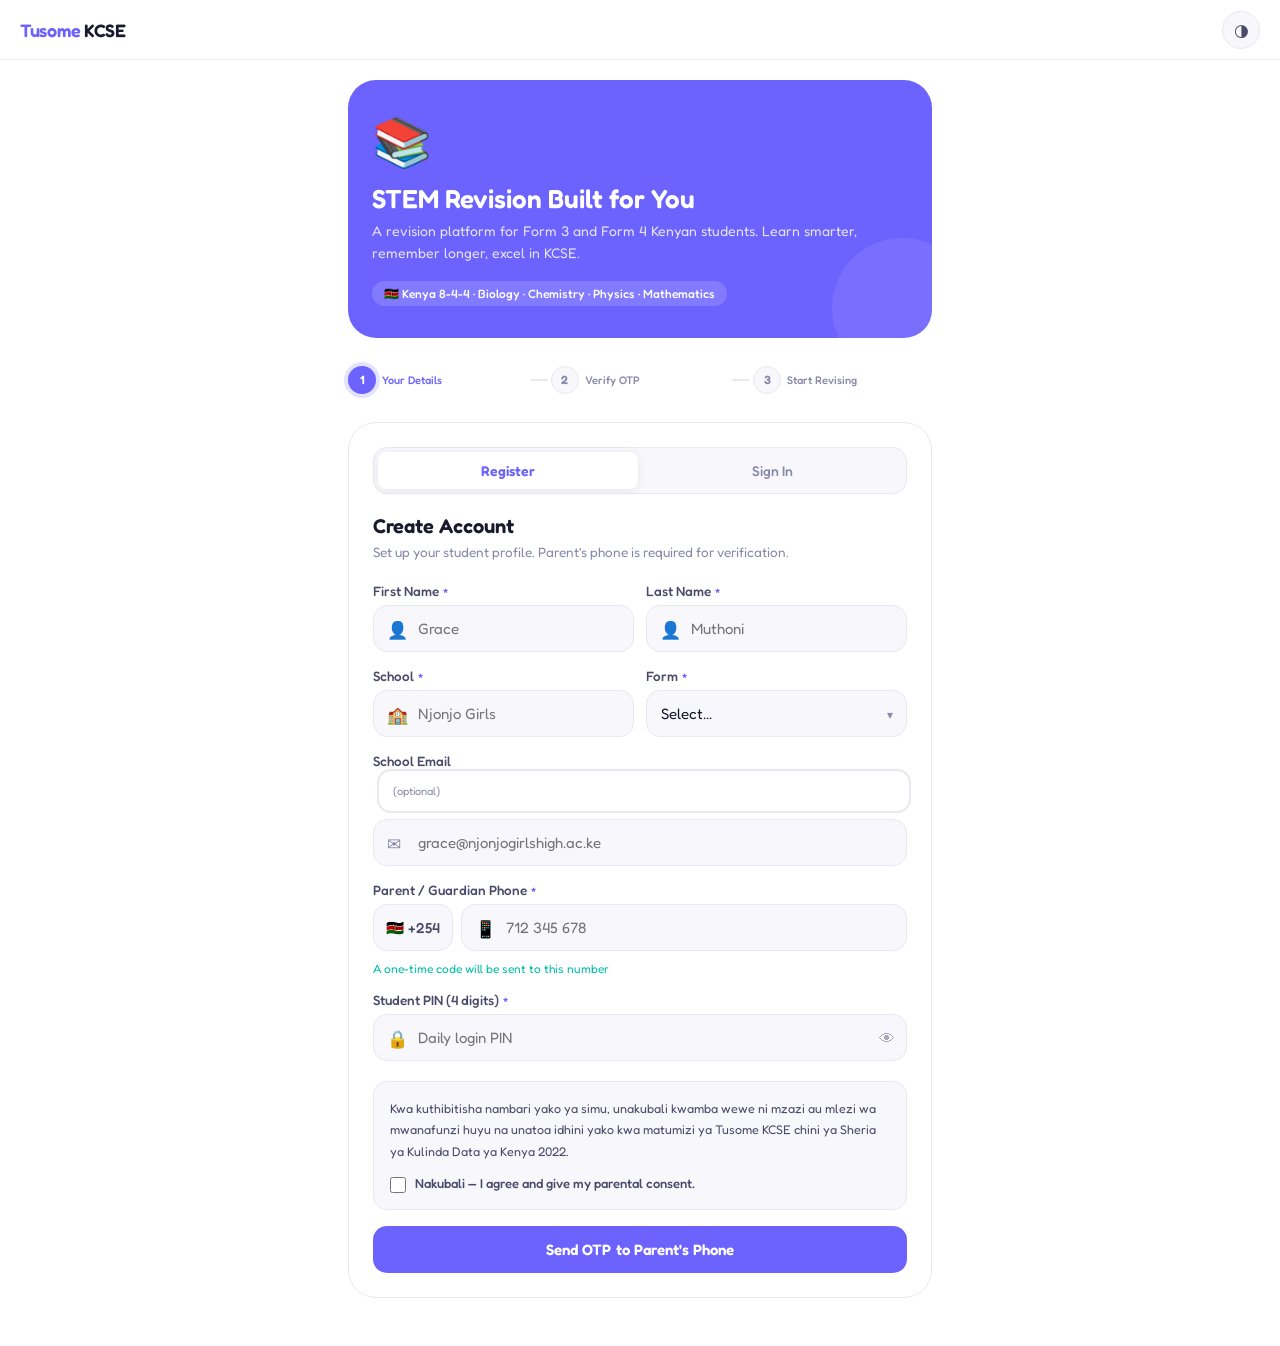
<file: 04-guardian.html>
<!DOCTYPE html>
<html lang="en">
<head>
<meta charset="UTF-8">
<meta name="viewport" content="width=device-width, initial-scale=1.0, viewport-fit=cover">
<meta name="theme-color" content="#6C63FF">
<meta name="description" content="Tusome KCSE Guardian Agent — Get clear step-by-step explanations for any KCSE Biology, Chemistry, Physics or Mathematics concept you find difficult.">
<link rel="manifest" href="manifest.json">
<link rel="icon" type="image/svg+xml" href="icons/favicon.svg">
<title>Guardian Agent — Tusome KCSE</title>
<link rel="stylesheet" href="style.css">
<style>
.guard-header{background:var(--purple);border-radius:var(--r-xl);padding:1.25rem 1.5rem;color:#fff;margin-bottom:1.25rem}
.gh-chip{display:inline-flex;align-items:center;gap:6px;background:rgba(255,255,255,.2);border-radius:50px;padding:4px 11px;font-size:11.5px;margin-bottom:.65rem}
.gh-title{font-size:19px;font-weight:600;margin-bottom:.25rem}
.gh-sub{font-size:13px;opacity:.85;line-height:1.6}

.chat-card{background:var(--bg);border-radius:var(--r-xl);border:1px solid var(--border);overflow:hidden;box-shadow:var(--shadow);margin-bottom:1rem;display:flex;flex-direction:column}
.chat-head{background:var(--purple);padding:.9rem 1.25rem;display:flex;align-items:center;gap:10px}
.ch-av{width:34px;height:34px;border-radius:50%;background:rgba(255,255,255,.2);display:flex;align-items:center;justify-content:center;font-size:16px;flex-shrink:0}
.ch-name{font-size:14px;font-weight:600;color:#fff}
.ch-sub{font-size:11.5px;color:rgba(255,255,255,.65);margin-top:1px}
.ch-live{margin-left:auto;display:flex;align-items:center;gap:5px;font-size:12px;color:rgba(255,255,255,.6)}
.ch-dot{width:7px;height:7px;border-radius:50%;background:#7FFFD4;animation:pulse 2s infinite}
@keyframes pulse{0%,100%{opacity:1}50%{opacity:.4}}

.quick-qs{padding:.85rem 1.25rem;border-bottom:1px solid var(--border);background:var(--surface)}
.qq-label{font-size:11.5px;color:var(--muted);margin-bottom:.55rem;font-weight:500}
.qq-scroll{display:flex;gap:7px;overflow-x:auto;padding-bottom:4px;scrollbar-width:none}
.qq-scroll::-webkit-scrollbar{display:none}
.qq-chip{padding:7px 13px;border-radius:50px;border:1px solid var(--border);background:var(--bg);font-size:12.5px;color:var(--slate);cursor:pointer;white-space:nowrap;font-family:var(--ff);transition:all .2s;flex-shrink:0}
.qq-chip:hover{border-color:var(--purple);color:var(--purple);background:var(--purple-soft)}

.chat-messages{flex:1;overflow-y:auto;padding:1.1rem;display:flex;flex-direction:column;gap:.85rem;min-height:280px;max-height:420px}
.typing-bubble{display:flex;gap:5px;padding:10px 14px;background:var(--surface);border:1px solid var(--border);border-radius:4px 16px 16px 16px;width:fit-content}
.tb-dot{width:7px;height:7px;border-radius:50%;background:var(--muted);animation:bounce 1.2s infinite}
.tb-dot:nth-child(2){animation-delay:.2s}
.tb-dot:nth-child(3){animation-delay:.4s}
@keyframes bounce{0%,100%{transform:translateY(0)}50%{transform:translateY(-5px)}}

.chat-input-area{padding:.85rem 1rem;border-top:1px solid var(--border);display:flex;gap:.65rem;align-items:flex-end;background:var(--bg)}
.chat-ta{flex:1;border:1.5px solid var(--border);border-radius:var(--r-md);padding:10px 13px;font-size:14px;font-family:var(--ff);color:var(--navy);background:var(--surface);resize:none;outline:none;height:44px;max-height:110px;line-height:1.55;transition:border .2s}
.chat-ta:focus{border-color:var(--purple);background:var(--bg);box-shadow:0 0 0 3px rgba(108,99,255,.1)}
.chat-ta::placeholder{color:var(--muted);font-size:13px}
.send-btn{width:44px;height:44px;border-radius:var(--r-md);background:var(--purple);color:#fff;font-size:18px;display:flex;align-items:center;justify-content:center;flex-shrink:0;transition:all .2s;cursor:pointer;border:none}
.send-btn:hover{background:#5a52e0;transform:scale(1.05)}
.send-btn:active{transform:scale(.96)}

.action-bar{padding:.85rem 1rem;border-top:1px solid var(--border);display:none;gap:.65rem;background:var(--surface)}
.action-bar.show{display:flex}

.step-msg{display:flex;flex-direction:column;gap:5px}
.step-row{display:flex;align-items:flex-start;gap:8px;padding:5px 0}
.step-n{width:22px;height:22px;border-radius:50%;background:var(--purple-soft);color:var(--purple);font-size:11px;font-weight:600;display:flex;align-items:center;justify-content:center;flex-shrink:0;margin-top:1px}
.step-t{font-size:13.5px;color:var(--navy);line-height:1.65}
</style>
</head>
<body>
<div class="toast" id="toast"></div>

<nav class="topnav">
  <div class="topnav-title">Tusome <span>KCSE</span></div>
  <div class="topnav-actions">
    <button class="icon-btn" id="themeBtn" onclick="toggleTheme()">◑</button>
    <a href="02-dashboard.html" class="icon-btn" style="font-size:14px;font-weight:600;text-decoration:none;color:var(--slate)">←</a>
  </div>
</nav>

<div class="page-wrap">

  <div class="guard-header fade-in">
    <div class="gh-chip">🛡 Guardian Agent</div>
    <div class="gh-title">What felt hardest?</div>
    <div class="gh-sub">Ask about any concept that confused you. Clear, step-by-step explanations — no question is too basic.</div>
  </div>

  <div class="chat-card fade-in">
    <div class="chat-head">
      <div class="ch-av">🛡</div>
      <div><div class="ch-name">Guardian Agent</div><div class="ch-sub">Step-by-step explanations</div></div>
      <div class="ch-live"><div class="ch-dot"></div>Ready</div>
    </div>

    <div class="quick-qs">
      <div class="qq-label">Common questions — tap to ask</div>
      <div class="qq-scroll" id="quickChips">
        <span class="qq-chip" onclick="quickAsk(this)">Why does pressure affect the Haber Process?</span>
        <span class="qq-chip" onclick="quickAsk(this)">How does osmosis differ from diffusion?</span>
        <span class="qq-chip" onclick="quickAsk(this)">What is the difference between speed and velocity?</span>
        <span class="qq-chip" onclick="quickAsk(this)">How do I solve a quadratic equation?</span>
        <span class="qq-chip" onclick="quickAsk(this)">What happens during mitosis?</span>
        <span class="qq-chip" onclick="quickAsk(this)">How does Ohm's Law work?</span>
      </div>
    </div>

    <div class="chat-messages" id="chatMessages"></div>

    <div class="chat-input-area">
      <textarea class="chat-ta" id="chatInput" placeholder="Ask anything that confused you in class..." onkeydown="handleKey(event)" oninput="autoResize(this)"></textarea>
      <button class="send-btn" onclick="sendMessage()">➤</button>
    </div>

    <div class="action-bar" id="actionBar">
      <button class="btn btn-primary btn-half" onclick="window.location.href='06-quiz.html'">Take Quiz 🧠</button>
      <button class="btn btn-ghost btn-half" onclick="window.location.href='03-scout.html'">Log Learning 🔍</button>
    </div>
  </div>

</div>

<nav class="bottomnav">
  <div class="bn-item" onclick="window.location.href='02-dashboard.html'"><div class="bn-icon">🏠</div><span>Home</span></div>
  <div class="bn-item active"><div class="bn-icon">📖</div><span>Study</span></div>
  <div class="bn-item" onclick="window.location.href='06-quiz.html'"><div class="bn-icon">🧠</div><span>Quiz</span></div>
  <div class="bn-item" onclick="window.location.href='07-profile.html'"><div class="bn-icon">👤</div><span>Profile</span></div>
</nav>

<script src="app.js"></script>
<script>
const BANNED=['stupid','dumb','fail','failure','idiot','useless','hopeless','wrong answer','cannot do'];
let student=null, chatHistory=[], msgCount=0, pendingQuiz=null;

document.addEventListener('DOMContentLoaded',()=>{
  applyTheme();
  document.getElementById('themeBtn').textContent=(localStorage.getItem('tk_theme')||'light')==='dark'?'☀':'◑';
  const sess=DB.session();
  if(!sess){ window.location.href='01-login.html'; return; }
  student=DB.students()[sess.admKey];
  const qRaw=localStorage.getItem('tk_pending_quiz');
  pendingQuiz=qRaw?JSON.parse(qRaw):null;
  updateQuickChips();
  const name=student?.firstName||'there';
  const ctx=pendingQuiz
    ?`I can see you just studied "${pendingQuiz.topic}" in ${pendingQuiz.subject} with the Scout. What part felt hardest or unclear? Ask me anything.`
    :'What concept or topic would you like me to explain today? Every question you ask is a step forward.';
  addMessage('guardian',`Hi ${name}! I am your Guardian Agent. ${ctx}`);
});

function updateQuickChips(){
  if(!pendingQuiz) return;
  const CHIPS={
    Biology:['Explain osmosis with a simple example','What is the difference between mitosis and meiosis?','How does the heart pump blood?','What is the role of chlorophyll?'],
    Chemistry:['Why does temperature affect reaction rate?','What is exothermic vs endothermic?','Explain ionic and covalent bonding','How does electrolysis work?'],
    Physics:['What is the difference between mass and weight?','Explain how a transformer works','What is refraction and why does it happen?','Explain radioactive decay'],
    Mathematics:['How do I use the quadratic formula?','Explain differentiation step by step','What is the difference between mean, median and mode?','How do I find probability?'],
  };
  const list=CHIPS[pendingQuiz.subject]||[];
  if(list.length) document.getElementById('quickChips').innerHTML=list.map(q=>`<span class="qq-chip" onclick="quickAsk(this)">${q}</span>`).join('');
}

function quickAsk(el){ document.getElementById('chatInput').value=el.textContent; sendMessage(); }

async function sendMessage(){
  const input=document.getElementById('chatInput');
  const text=input.value.trim();
  if(!text) return;
  input.value=''; input.style.height='44px';
  addMessage('student',text);
  chatHistory.push({role:'user',content:text});
  const typId=showTyping();

  const sys=`You are the Guardian Agent for Tusome KCSE — a warm, patient STEM tutor for Form 3 and Form 4 Kenyan students.
Student: ${student?.firstName||'Student'}, ${student?.form||'Form 4'}.
${pendingQuiz?`They just studied "${pendingQuiz.topic}" in ${pendingQuiz.subject}.`:''}
Rules:
- Explain like a helpful older sibling — never a strict teacher
- Use numbered steps for processes
- Use real Kenyan examples (matatu for speed, tea farming for osmosis, Mombasa port for trade)
- NEVER use: stupid, wrong, fail, failure, hopeless, cannot
- End every response with one encouraging sentence
- Plain text only — no markdown asterisks or hash symbols
- Keep responses focused and clear`;

  const result=await callAI(chatHistory.map(m=>m.content).join('\n\nStudent: ')+'\n\nGuardian:', sys);
  removeTyping(typId);

  let reply=result||getDemoGuardianResponse(text,pendingQuiz?.subject);
  reply=applyFilter(reply);
  chatHistory.push({role:'assistant',content:reply});
  addMessage('guardian',reply);
  msgCount++;
  if(msgCount>=2) document.getElementById('actionBar').classList.add('show');
  saveStruggle(text);
}

function getDemoGuardianResponse(text, subj){
  const tl=text.toLowerCase();
  if(!subj){
    if(tl.includes('biology')||tl.includes('cell')||tl.includes('osmosis')||tl.includes('photosyn')||tl.includes('gene')) subj='Biology';
    else if(tl.includes('chemistry')||tl.includes('haber')||tl.includes('acid')||tl.includes('bond')||tl.includes('reaction')) subj='Chemistry';
    else if(tl.includes('physics')||tl.includes('newton')||tl.includes('force')||tl.includes('current')||tl.includes('wave')) subj='Physics';
    else if(tl.includes('math')||tl.includes('equation')||tl.includes('quadratic')||tl.includes('calculus')||tl.includes('angle')) subj='Mathematics';
    else subj=student?.lastSubject||'Biology';
  }
  const DEMOS={
    Biology:`Great question — let me break this down step by step for you.

1. Start with the big picture: In Biology, most processes are about maintaining balance inside living organisms. Understanding WHY a process happens makes it much easier to remember HOW it works.

2. Key principle: Substances always move from where there is MORE of them to where there is LESS. This drives diffusion, osmosis and active transport in cells.

3. Kenyan example: Think of tea brewing. Colour spreads from the teabag into the water without you stirring — that is diffusion happening naturally!

4. For your KCSE answer: Always define your key term first, then explain the process step by step. Examiners award a mark for each correct point.

5. Build on this: Once you understand movement of substances, you can apply it to how oxygen enters blood in the lungs, how water enters plant roots, and how glucose reaches body cells.

Every question you ask shows you are thinking deeply — that is exactly how KCSE grades improve!`,

    Chemistry:`Excellent question — let me explain this carefully, step by step.

1. Think of Chemistry as a language of patterns: Once you learn the rules, everything connects. Atoms follow predictable behaviour you can rely on in any exam.

2. For the Haber Process: N₂ + 3H₂ ⇌ 2NH₃. The ⇌ means the reaction is reversible — it can go both ways at the same time.

3. Why 450°C? This is a compromise. Higher temperature increases the rate of reaction but decreases the yield (equilibrium shifts left). 450°C gives an acceptable rate AND yield.

4. Why high pressure? There are 4 moles of gas on the left (1 N₂ + 3 H₂) and only 2 moles on the right (2 NH₃). High pressure shifts equilibrium towards fewer moles — producing more ammonia.

5. Iron catalyst: It increases the rate of BOTH forward and reverse reactions equally. It does not change the equilibrium position — only the speed of reaching it.

You are asking exactly the right questions — that is how understanding is built!`,

    Physics:`Good thinking — let me walk you through this carefully.

1. Physics is built on patterns: Every formula describes a real relationship between things you can observe and measure.

2. Newton's Laws in everyday life: When a matatu brakes suddenly and you lurch forward — that is Newton's First Law (inertia). You keep moving because no force acted on you yet.

3. Using F = ma: Write down what you know, identify what you need to find, then substitute. Example: A 1000 kg matatu accelerates at 2 m/s². Force = 1000 × 2 = 2000 N.

4. Units matter in KCSE: Always include units in your final answer. Writing 9.8 loses marks — writing 9.8 m/s² earns them. Examiners check units carefully.

5. Sense check: After calculating, ask — does this answer make physical sense? A matatu travelling at 10,000 m/s is clearly wrong. This habit catches errors.

You are building strong Physics instincts — keep going!`,

    Mathematics:`Great question — let me break this into clear, manageable steps.

1. Read twice, underline once: Read the question twice then underline the key values and what you are asked to find. This simple habit prevents the most common KCSE errors.

2. Quadratic equations: Try factorisation first. If (x + a)(x + b) = 0, then x = -a or x = -b. If it does not factorise neatly, use x = (-b ± √(b²-4ac)) / 2a.

3. Show every step: In KCSE Mathematics, method marks are awarded for correct working even if your final answer has a small error. Never skip steps.

4. Kenyan example: Calculating the area of a farm plot — if rectangular, Area = Length × Width. If triangular, Area = ½ × base × height. The formula is the same everywhere.

5. Verify your answer: After solving, substitute back into the original equation. If both sides balance, you are correct. This takes 20 seconds and saves marks.

Every Mathematics problem you work through builds confidence for the next one — you are making real progress!`,
  };
  return DEMOS[subj]||DEMOS['Biology'];
}

function addMessage(role,text){
  const msgs=document.getElementById('chatMessages');
  const initials=student?.name.split(' ').map(n=>n[0]).join('').slice(0,2).toUpperCase()||'ST';
  const div=document.createElement('div');
  div.className='msg msg-'+role;
  div.innerHTML=`<div class="msg-av">${role==='guardian'?'🛡':initials}</div><div class="msg-bubble">${formatMsg(text)}</div>`;
  msgs.appendChild(div);
  msgs.scrollTop=msgs.scrollHeight;
}

function formatMsg(text){
  let out=text.replace(/&/g,'&amp;').replace(/</g,'&lt;').replace(/>/g,'&gt;');
  // Numbered steps → styled
  out=out.replace(/^(\d+)\.\s(.+)$/gm,'<div class="step-row"><div class="step-n">$1</div><div class="step-t">$2</div></div>');
  out=out.replace(/\n/g,'<br>');
  out=out.replace(/<\/div><br>/g,'</div>');
  return out;
}

function showTyping(){
  const msgs=document.getElementById('chatMessages');
  const id='typ-'+Date.now();
  const div=document.createElement('div');
  div.className='msg msg-guardian'; div.id=id;
  div.innerHTML=`<div class="msg-av">🛡</div><div class="typing-bubble"><div class="tb-dot"></div><div class="tb-dot"></div><div class="tb-dot"></div></div>`;
  msgs.appendChild(div); msgs.scrollTop=msgs.scrollHeight; return id;
}
function removeTyping(id){ document.getElementById(id)?.remove(); }
function applyFilter(t){ let o=t; BANNED.forEach(w=>{ o=o.replace(new RegExp('\\b'+w+'\\b','gi'),'still learning'); }); return o; }
function handleKey(e){ if(e.key==='Enter'&&!e.shiftKey){ e.preventDefault(); sendMessage(); } }
function autoResize(el){ el.style.height='44px'; el.style.height=Math.min(el.scrollHeight,110)+'px'; }
function saveStruggle(q){ if(!student) return; student.struggles=student.struggles||[]; student.struggles.push({question:q,subject:pendingQuiz?.subject||'General',date:new Date().toISOString()}); if(student.struggles.length>20) student.struggles=student.struggles.slice(-20); saveStudent(student); }
</script>
</body>
</html>
</file>
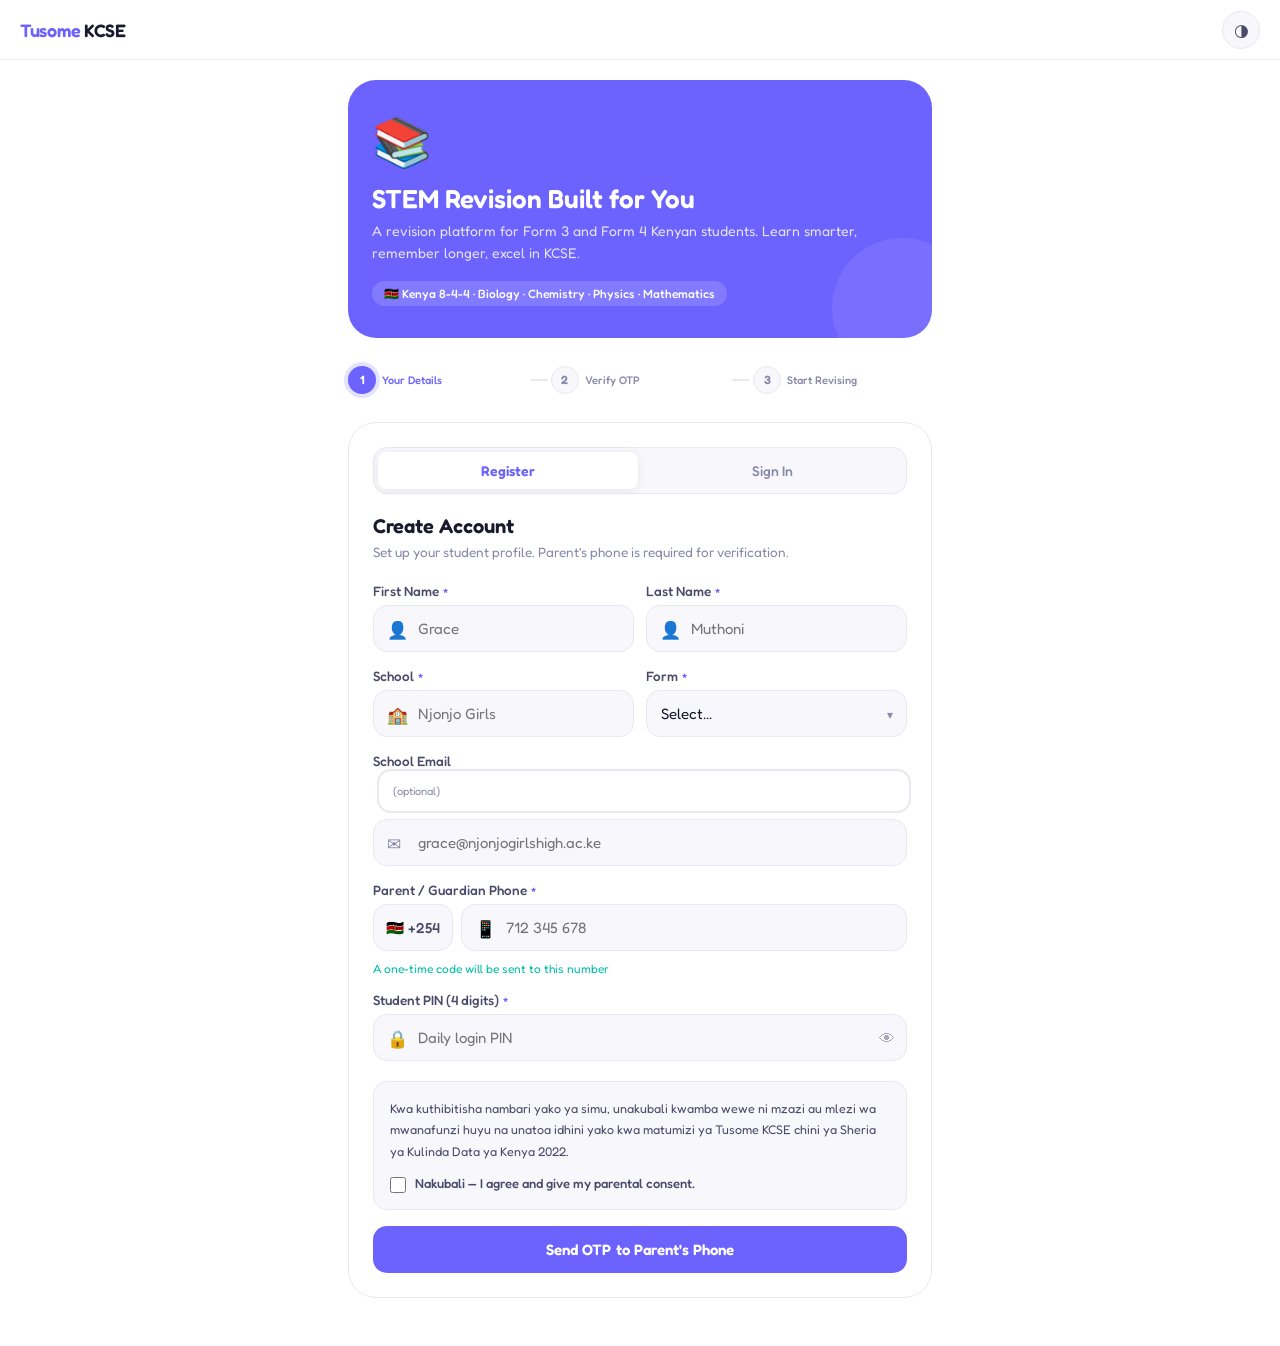
<file: 05-hunter.html>
<!DOCTYPE html>
<html lang="en">
<head>
<meta charset="UTF-8">
<meta name="viewport" content="width=device-width, initial-scale=1.0, viewport-fit=cover">
<meta name="theme-color" content="#6C63FF">
<meta name="description" content="Tusome KCSE Hunter Agent — Your personalised subject rotation plan to maximise memory retention through the spacing effect.">
<link rel="manifest" href="manifest.json">
<link rel="icon" type="image/svg+xml" href="icons/favicon.svg">
<title>Hunter Agent — Tusome KCSE</title>
<link rel="stylesheet" href="style.css">
<style>
.hunt-header{background:var(--navy);border-radius:var(--r-xl);padding:1.25rem 1.5rem;color:#fff;margin-bottom:1.25rem;position:relative;overflow:hidden}
.hunt-header::after{content:'🏹';position:absolute;right:1.25rem;top:50%;transform:translateY(-50%);font-size:48px;opacity:.12}
.hh-chip{display:inline-flex;align-items:center;gap:6px;background:rgba(255,255,255,.12);border-radius:50px;padding:4px 11px;font-size:11.5px;margin-bottom:.65rem}
.hh-title{font-size:19px;font-weight:600;margin-bottom:.25rem}
.hh-sub{font-size:13px;opacity:.75;line-height:1.6;max-width:280px}
.science-strip{background:var(--purple-soft);border-radius:var(--r-md);padding:.85rem 1rem;margin-bottom:1.25rem;display:flex;align-items:flex-start;gap:10px}
.ss-icon{font-size:22px;flex-shrink:0}
.ss-text{font-size:13px;color:var(--purple);line-height:1.65}
.ss-text strong{font-weight:600}

/* RECOMMENDATION */
.rec-card{background:var(--bg);border-radius:var(--r-xl);border:1px solid var(--border);padding:1.25rem;margin-bottom:1.25rem;box-shadow:var(--shadow)}
.rc-label{font-size:12px;font-weight:500;color:var(--muted);text-transform:uppercase;letter-spacing:.7px;margin-bottom:.85rem}
.subj-options{display:flex;flex-direction:column;gap:.65rem;margin-bottom:1.1rem}
.so-item{display:flex;align-items:center;gap:12px;padding:.9rem 1rem;border-radius:var(--r-md);border:2px solid var(--border);cursor:pointer;transition:all .2s}
.so-item.recommended{border-color:var(--teal);background:var(--teal-soft)}
.so-item.ok{border-color:var(--border);background:var(--surface)}
.so-item.blocked{border-color:var(--border);background:var(--surface);opacity:.45;cursor:not-allowed}
.so-icon{font-size:22px;flex-shrink:0}
.so-info{flex:1}
.so-name{font-size:14.5px;font-weight:600;color:var(--navy)}
.so-status{font-size:12px;margin-top:2px}
.so-item.recommended .so-status{color:var(--teal)}
.so-item.ok .so-status{color:var(--muted)}
.so-item.blocked .so-status{color:var(--muted)}
.so-badge{font-size:11px;font-weight:600;padding:3px 9px;border-radius:50px;flex-shrink:0}

/* CALENDAR */
.cal-card{background:var(--bg);border-radius:var(--r-xl);border:1px solid var(--border);padding:1.25rem;margin-bottom:1.25rem;box-shadow:var(--shadow)}
.cal-head{display:flex;align-items:center;justify-content:space-between;margin-bottom:1rem}
.cal-title{font-size:15px;font-weight:600;color:var(--navy)}
.cal-week{font-size:12px;color:var(--muted)}
.cal-grid{display:grid;grid-template-columns:repeat(7,1fr);gap:5px}
.cal-day{border-radius:var(--r-sm);padding:.55rem .25rem;text-align:center;border:1px solid var(--border)}
.cd-name{font-size:9.5px;font-weight:600;color:var(--muted);text-transform:uppercase;margin-bottom:.3rem}
.cd-subj{font-size:11px;font-weight:600;padding:3px 2px;border-radius:5px;min-height:20px;display:flex;align-items:center;justify-content:center}
.cal-day.today{border-color:var(--purple);background:var(--purple-soft)}
.subj-bio {background:var(--teal-soft);color:var(--teal)}
.subj-chem{background:var(--purple-soft);color:var(--purple)}
.subj-phys{background:var(--yellow-soft);color:#8B6914}
.subj-math{background:var(--green-soft);color:var(--green)}
.subj-none{background:var(--surface);color:var(--muted);font-size:9px}

/* PROGRESS */
.prog-card{background:var(--bg);border-radius:var(--r-xl);border:1px solid var(--border);padding:1.25rem;margin-bottom:1.25rem;box-shadow:var(--shadow)}
.prog-list{display:flex;flex-direction:column;gap:.85rem}
.prog-item{}
.pi-top{display:flex;align-items:center;justify-content:space-between;margin-bottom:.45rem}
.pi-name{font-size:14px;font-weight:500;color:var(--navy);display:flex;align-items:center;gap:7px}
.pi-right{display:flex;align-items:center;gap:.65rem}
.pi-pct{font-size:13px;font-weight:600;color:var(--muted)}
.pi-behind{font-size:11px;padding:2px 8px;border-radius:50px;background:var(--yellow-soft);color:#8B6914}
.pi-topics{font-size:11.5px;color:var(--muted);margin-top:3px}

/* ESCALATION */
.esc-card{background:var(--purple-soft);border:1px solid rgba(108,99,255,.2);border-radius:var(--r-lg);padding:1.1rem;margin-bottom:1.25rem;display:none}
.esc-card.show{display:block}
.esc-head{display:flex;align-items:center;gap:10px;margin-bottom:.65rem}
.esc-icon{width:36px;height:36px;border-radius:var(--r-sm);background:var(--purple-soft);border:1px solid rgba(108,99,255,.2);display:flex;align-items:center;justify-content:center;font-size:17px}
.esc-title{font-size:14px;font-weight:600;color:var(--purple)}
.esc-text{font-size:13px;color:var(--slate);line-height:1.7;margin-bottom:.75rem}
.esc-sms{background:var(--bg);border-radius:var(--r-sm);padding:.75rem;font-size:12.5px;color:var(--slate);line-height:1.65;font-style:italic;border:1px solid var(--border)}
</style>
</head>
<body>
<div class="toast" id="toast"></div>

<nav class="topnav">
  <div class="topnav-title">Tusome <span>KCSE</span></div>
  <div class="topnav-actions">
    <button class="icon-btn" id="themeBtn" onclick="toggleTheme()">◑</button>
    <a href="02-dashboard.html" class="icon-btn" style="font-size:14px;font-weight:600;text-decoration:none;color:var(--slate)">←</a>
  </div>
</nav>

<div class="page-wrap">

  <div class="hunt-header fade-in">
    <div class="hh-chip">🏹 Hunter Agent</div>
    <div class="hh-title">Your rotation plan</div>
    <div class="hh-sub">Spacing out subjects boosts memory retention by up to 40%.</div>
  </div>

  <div class="science-strip fade-in">
    <div class="ss-icon">🔬</div>
    <div class="ss-text"><strong>Why rotation works:</strong> When you switch between subjects, your brain forms stronger memory connections. Students who rotate subjects consistently score higher in KCSE than those who study one subject repeatedly.</div>
  </div>

  <!-- TODAY'S RECOMMENDATION -->
  <div class="rec-card fade-in">
    <div class="rc-label" id="recLabel">Today's recommendation</div>
    <div class="subj-options" id="subjOptions"></div>
    <button class="btn btn-primary" id="startBtn" onclick="startSession()">Start Today's Session →</button>
  </div>

  <!-- WEEKLY CALENDAR -->
  <div class="cal-card fade-in">
    <div class="cal-head">
      <div class="cal-title">This Week's Plan</div>
      <div class="cal-week" id="calWeek"></div>
    </div>
    <div class="cal-grid" id="calGrid"></div>
  </div>

  <!-- SUBJECT PROGRESS -->
  <div class="prog-card fade-in">
    <div class="cal-head">
      <div class="cal-title">Subject Progress</div>
      <a href="06-quiz.html" style="font-size:12.5px;font-weight:500;color:var(--purple)">Take a quiz →</a>
    </div>
    <div class="prog-list" id="progList"></div>
  </div>

  <!-- ESCALATION -->
  <div class="esc-card" id="escCard">
    <div class="esc-head">
      <div class="esc-icon">👨‍🏫</div>
      <div class="esc-title">Teacher Support Recommended</div>
    </div>
    <div class="esc-text" id="escText"></div>
    <div class="esc-sms" id="escSms"></div>
  </div>

</div>

<nav class="bottomnav">
  <div class="bn-item" onclick="window.location.href='02-dashboard.html'"><div class="bn-icon">🏠</div><span>Home</span></div>
  <div class="bn-item active"><div class="bn-icon">📖</div><span>Study</span></div>
  <div class="bn-item" onclick="window.location.href='06-quiz.html'"><div class="bn-icon">🧠</div><span>Quiz</span></div>
  <div class="bn-item" onclick="window.location.href='07-profile.html'"><div class="bn-icon">👤</div><span>Profile</span></div>
</nav>

<script src="app.js"></script>
<script>
const SUBJECTS=['Biology','Chemistry','Physics','Mathematics'];
const ICONS={Biology:'🧬',Chemistry:'🧪',Physics:'⚛',Mathematics:'📐'};
const SUBJ_CLS={Biology:'subj-bio',Chemistry:'subj-chem',Physics:'subj-phys',Mathematics:'subj-math'};
const BAR_COLORS={Biology:'var(--teal)',Chemistry:'var(--purple)',Physics:'var(--yellow)',Mathematics:'var(--green)'};
const DAYS=['Mon','Tue','Wed','Thu','Fri','Sat','Sun'];
let student=null, recommended=[];

document.addEventListener('DOMContentLoaded',()=>{
  applyTheme();
  document.getElementById('themeBtn').textContent=(localStorage.getItem('tk_theme')||'light')==='dark'?'☀':'◑';
  const sess=DB.session();
  if(!sess){ window.location.href='01-login.html'; return; }
  student=DB.students()[sess.admKey];
  renderRecommendation();
  renderCalendar();
  renderProgress();
  checkEscalation();
});

function renderRecommendation(){
  const mem=student.memory||[];
  const lastSubj=student.lastSubject;
  const todayStr=new Date().toDateString();
  const lastDate=student.lastStudyDate?new Date(student.lastStudyDate).toDateString():null;
  const blockedSubj=(lastDate===todayStr||lastDate===new Date(Date.now()-86400000).toDateString())?lastSubj:null;
  const counts={};
  SUBJECTS.forEach(s=>{ counts[s]=mem.filter(m=>m.subject===s).length; });
  recommended=SUBJECTS.filter(s=>s!==blockedSubj).sort((a,b)=>counts[a]-counts[b]);
  const top=recommended[0]||SUBJECTS[0];

  document.getElementById('recLabel').textContent=blockedSubj?`Study ${top} today — not ${blockedSubj}`:`Study ${top} today`;

  document.getElementById('subjOptions').innerHTML=SUBJECTS.map(s=>{
    const isBlocked=s===blockedSubj;
    const isTop=s===top;
    const cls=isBlocked?'blocked':isTop?'recommended':'ok';
    const status=isBlocked?'Studied recently — rest it':isTop?'Recommended today':'Good to study';
    const badge=isTop?`<span class="so-badge chip chip-teal">Top pick</span>`:isBlocked?`<span class="so-badge chip chip-yellow">Rest today</span>`:'';
    return `<div class="so-item ${cls}" onclick="${isBlocked?`toast('Rest ${s} today — try another subject','error')`:`chooseSubject('${s}')`}">
      <div class="so-icon">${ICONS[s]}</div>
      <div class="so-info"><div class="so-name">${s}</div><div class="so-status">${status}</div></div>
      ${badge}
    </div>`;
  }).join('');
}

function renderCalendar(){
  const today=new Date();
  const dow=today.getDay();
  const monday=new Date(today);
  monday.setDate(today.getDate()-(dow===0?6:dow-1));
  document.getElementById('calWeek').textContent='Week of '+monday.toLocaleDateString('en-KE',{day:'numeric',month:'short'});
  const mem=student.memory||[];
  const lastIdx=student.lastSubject?SUBJECTS.indexOf(student.lastSubject):-1;
  const startIdx=(lastIdx+1)%SUBJECTS.length;
  document.getElementById('calGrid').innerHTML=DAYS.map((d,i)=>{
    const date=new Date(monday); date.setDate(monday.getDate()+i);
    const isToday=date.toDateString()===today.toDateString();
    const isPast=date<today&&!isToday;
    const dateStr=date.toDateString();
    const studied=mem.find(m=>new Date(m.date).toDateString()===dateStr);
    const planned=SUBJECTS[(startIdx+i)%SUBJECTS.length];
    let subjHtml='';
    if(studied) subjHtml=`<span class="cd-subj ${SUBJ_CLS[studied.subject]}">${ICONS[studied.subject]}</span>`;
    else if(!isPast) subjHtml=`<span class="cd-subj ${SUBJ_CLS[planned]}">${ICONS[planned]}</span>`;
    else subjHtml=`<span class="cd-subj subj-none">—</span>`;
    return `<div class="cal-day${isToday?' today':''}"><div class="cd-name">${d}</div>${subjHtml}</div>`;
  }).join('');
}

function renderProgress(){
  const mem=student.memory||[];
  document.getElementById('progList').innerHTML=SUBJECTS.map(s=>{
    const done=mem.filter(m=>m.subject===s).length;
    const pct=Math.round((done/10)*100);
    const behind=done<3;
    return `<div class="prog-item">
      <div class="pi-top">
        <div class="pi-name">${ICONS[s]} ${s}${behind?' <span class="pi-behind">Needs attention</span>':''}</div>
        <div class="pi-right"><div class="pi-pct">${pct}%</div></div>
      </div>
      <div class="progress-bar"><div class="progress-fill" style="width:0%;background:${BAR_COLORS[s]}" data-w="${pct}%"></div></div>
      <div class="pi-topics">${done} of 10 topics covered</div>
    </div>`;
  }).join('');
  setTimeout(()=>document.querySelectorAll('.progress-fill').forEach(b=>{b.style.transition='width .9s cubic-bezier(.4,0,.2,1)';b.style.width=b.dataset.w;}),150);
}

function checkEscalation(){
  const struggles=student.struggles||[];
  if(struggles.length<5) return;
  const recent=struggles.slice(-5);
  const subjects=[...new Set(recent.map(s=>s.subject))];
  if(subjects.length>2) return;
  const struggling=subjects[0];
  document.getElementById('escCard').classList.add('show');
  document.getElementById('escText').textContent=`The Hunter has noticed you have asked the Guardian several questions about ${struggling}. This is a sign of real curiosity — some topics just need more time and a human touch. A teacher has been flagged to check in with you this week.`;
  document.getElementById('escSms').innerHTML=`SMS kwa mzazi: "Habari! Mwanafunzi wako ${student.firstName} anahitaji msaada zaidi katika ${struggling}. Mwalimu atamfikia wiki hii. Tusome KCSE."`;
}

function chooseSubject(subj){
  student.hunterRecommended=subj;
  saveStudent(student);
  toast(`Starting ${subj} with the Scout...`,'success');
  setTimeout(()=>window.location.href='03-scout.html',900);
}
function startSession(){ chooseSubject(recommended[0]||SUBJECTS[0]); }
</script>
</body>
</html>
</file>
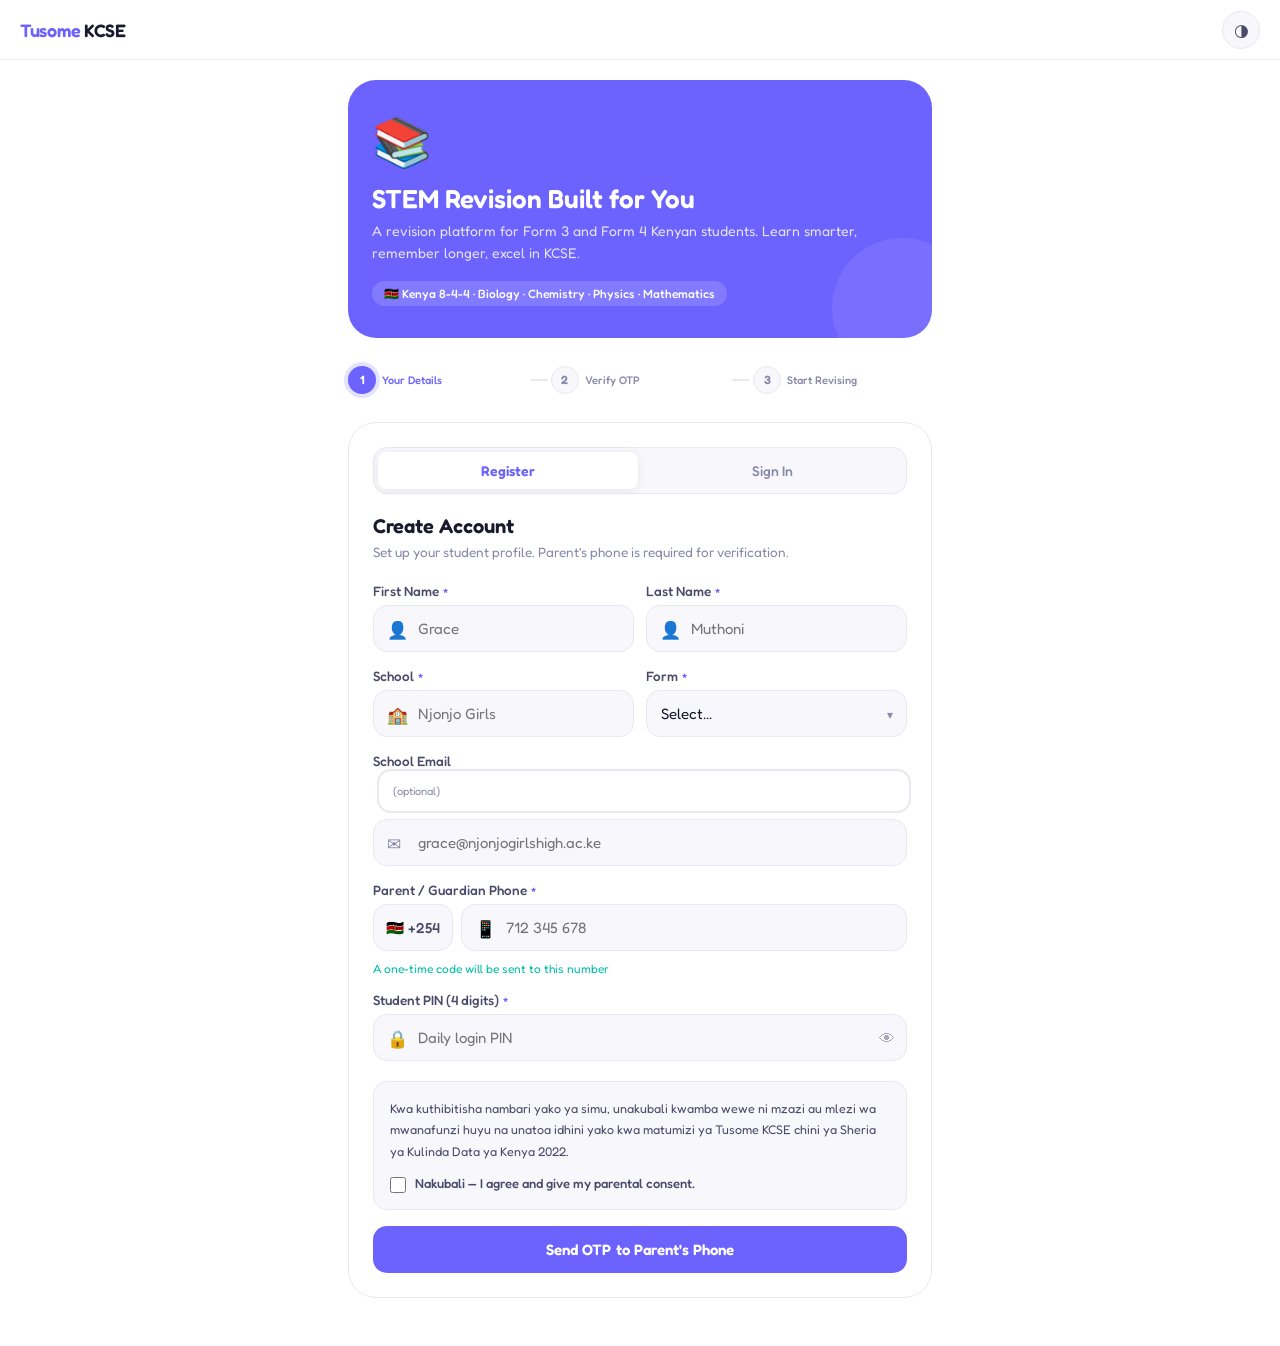
<file: 06-quiz.html>
<!DOCTYPE html>
<html lang="en">
<head>
<meta charset="UTF-8">
<meta name="viewport" content="width=device-width, initial-scale=1.0, viewport-fit=cover">
<meta name="theme-color" content="#6C63FF">
<meta name="description" content="Tusome KCSE Quiz — Test your understanding with KCSE-aligned multi-choice questions on Biology, Chemistry, Physics and Mathematics.">
<link rel="manifest" href="manifest.json">
<link rel="icon" type="image/svg+xml" href="icons/favicon.svg">
<title>Quiz — Tusome KCSE</title>
<link rel="stylesheet" href="style.css">
<style>
/* SETUP */
.quiz-header{background:var(--purple);border-radius:var(--r-xl);padding:1.25rem 1.5rem;color:#fff;margin-bottom:1.25rem}
.qh-chip{display:inline-flex;align-items:center;gap:6px;background:rgba(255,255,255,.2);border-radius:50px;padding:4px 11px;font-size:11.5px;margin-bottom:.65rem}
.qh-title{font-size:19px;font-weight:600;margin-bottom:.25rem}
.qh-sub{font-size:13px;opacity:.85;line-height:1.6}
.setup-card{background:var(--bg);border-radius:var(--r-xl);border:1px solid var(--border);padding:1.4rem;margin-bottom:1rem;box-shadow:var(--shadow)}
.sc-label{font-size:13.5px;font-weight:500;color:var(--slate);margin-bottom:.65rem;display:block}
.q-count-row{display:grid;grid-template-columns:1fr 1fr;gap:.65rem;margin-bottom:1.1rem}
.qc-btn{padding:12px;border-radius:var(--r-md);border:2px solid var(--border);background:var(--surface);font-size:15px;font-weight:600;color:var(--slate);transition:all .2s;font-family:var(--ff);cursor:pointer}
.qc-btn.sel{border-color:var(--purple);background:var(--purple-soft);color:var(--purple)}
.topic-input{width:100%;padding:13px 14px;border:1.5px solid var(--border);border-radius:var(--r-md);font-size:14.5px;font-family:var(--ff);color:var(--navy);background:var(--surface);outline:none;transition:all .2s;margin-bottom:1.1rem}
.topic-input:focus{border-color:var(--purple);background:var(--bg);box-shadow:0 0 0 3px rgba(108,99,255,.1)}
.topic-input::placeholder{color:var(--muted);font-size:13.5px}

/* LOADING */
.quiz-loading{display:none;text-align:center;padding:3rem 1.5rem;background:var(--bg);border-radius:var(--r-xl);border:1px solid var(--border);margin-bottom:1rem}
.quiz-loading.show{display:block}
.ql-title{font-size:15px;font-weight:500;color:var(--navy);margin:1rem 0 .35rem}
.ql-sub{font-size:13px;color:var(--muted);line-height:1.6}

/* QUIZ */
.quiz-screen{display:none}
.quiz-screen.show{display:block}
.quiz-top{background:var(--bg);border-radius:var(--r-lg);border:1px solid var(--border);padding:1rem 1.25rem;margin-bottom:1rem;box-shadow:var(--shadow)}
.qt-row{display:flex;align-items:center;justify-content:space-between;margin-bottom:.6rem}
.qt-label{font-size:13px;font-weight:500;color:var(--slate)}
.qt-score{font-size:14px;font-weight:600;color:var(--purple)}
.qt-timer{font-size:13px;font-weight:600;color:var(--teal);display:flex;align-items:center;gap:5px}
.q-card{background:var(--bg);border-radius:var(--r-xl);border:1px solid var(--border);padding:1.4rem;margin-bottom:1rem;box-shadow:var(--shadow);animation:fadeIn .3s ease}
.q-num{font-size:12px;font-weight:500;color:var(--muted);margin-bottom:.75rem;display:flex;align-items:center;gap:7px}
.q-text{font-size:17px;font-weight:600;color:var(--navy);line-height:1.55;margin-bottom:1.25rem}
.feedback{border-radius:var(--r-md);padding:.9rem 1rem;margin-top:.9rem;font-size:13.5px;line-height:1.7;display:none;animation:fadeIn .3s ease}
.feedback.show{display:block}
.feedback.correct{background:var(--green-soft);border:1px solid var(--green);color:var(--green)}
.feedback.wrong{background:var(--purple-soft);border:1px solid var(--purple);color:var(--purple)}
.fb-title{font-weight:600;margin-bottom:.3rem;font-size:14px}
.quiz-nav{display:flex;gap:.75rem;margin-bottom:1.5rem}

/* RESULTS */
.results-screen{display:none}
.results-screen.show{display:block;animation:fadeIn .5s ease}
.results-hero{background:var(--purple);border-radius:var(--r-xl);padding:2rem 1.5rem;text-align:center;color:#fff;margin-bottom:1.25rem;position:relative;overflow:hidden}
.results-hero::after{content:'';position:absolute;bottom:-50px;right:-50px;width:160px;height:160px;border-radius:50%;background:rgba(255,255,255,.07)}
.score-ring{width:130px;height:130px;margin:0 auto 1.25rem;position:relative}
.score-ring svg{transform:rotate(-90deg)}
.ring-label{position:absolute;top:50%;left:50%;transform:translate(-50%,-50%);text-align:center}
.ring-pct{font-size:30px;font-weight:600;color:#fff;line-height:1}
.ring-sub{font-size:11px;color:rgba(255,255,255,.55);margin-top:2px}
.results-title{font-size:22px;font-weight:600;margin-bottom:.5rem}
.results-sub{font-size:13px;opacity:.75;line-height:1.6;max-width:260px;margin:0 auto 1.25rem}
.stats-pills{display:flex;justify-content:center;gap:.65rem;flex-wrap:wrap;margin-bottom:1.25rem}
.stat-pill{background:rgba(255,255,255,.12);border-radius:var(--r-md);padding:.6rem 1rem;text-align:center}
.sp-val{font-size:20px;font-weight:600}
.sp-lbl{font-size:10px;opacity:.55;text-transform:uppercase;letter-spacing:.4px;margin-top:1px}
.enc-box{background:rgba(255,255,255,.1);border-radius:var(--r-md);padding:.85rem 1rem;font-size:13px;line-height:1.7;font-style:italic;max-width:320px;margin:0 auto}
.review-card{background:var(--bg);border-radius:var(--r-xl);border:1px solid var(--border);padding:1.25rem;margin-bottom:1rem;box-shadow:var(--shadow)}
.review-list{display:flex;flex-direction:column;gap:.6rem;max-height:260px;overflow-y:auto}
.ri{display:flex;align-items:flex-start;gap:9px;padding:.75rem;border-radius:var(--r-md)}
.ri.correct{background:var(--green-soft)}
.ri.wrong{background:var(--red-soft)}
.ri-icon{font-size:15px;flex-shrink:0;margin-top:1px}
.ri-text{font-size:12.5px;line-height:1.55}
.ri-text strong{display:block;font-size:13px;color:var(--navy);margin-bottom:2px}
.tip-card{background:var(--bg);border-radius:var(--r-xl);border:1px solid var(--border);padding:1.25rem;margin-bottom:1rem;box-shadow:var(--shadow)}
.tip-loading{display:flex;align-items:center;gap:10px;color:var(--muted);font-size:13.5px}
.tip-text{font-size:14px;color:var(--navy);line-height:1.75;display:none}
.tip-text.show{display:block}
.results-actions{display:flex;flex-direction:column;gap:.75rem;margin-bottom:1.5rem}
</style>
</head>
<body>
<div class="toast" id="toast"></div>

<nav class="topnav">
  <div class="topnav-title">Tusome <span>KCSE</span></div>
  <div class="topnav-actions">
    <div style="font-size:13px;font-weight:600;color:var(--teal);display:flex;align-items:center;gap:5px" id="navTimer" style="display:none">
      <span style="width:7px;height:7px;border-radius:50%;background:var(--teal);display:inline-block;animation:pulse 1s infinite"></span>
      <span id="timerDisplay">0:00</span>
    </div>
    <button class="icon-btn" id="themeBtn" onclick="toggleTheme()">◑</button>
    <a href="02-dashboard.html" class="icon-btn" style="font-size:14px;font-weight:600;text-decoration:none;color:var(--slate)">←</a>
  </div>
</nav>

<div class="page-wrap">

  <!-- SETUP -->
  <div id="screenSetup">
    <div class="quiz-header fade-in">
      <div class="qh-chip">🧠 KCSE Quiz</div>
      <div class="qh-title">Test your understanding</div>
      <div class="qh-sub">Choose a subject, enter your topic and get KCSE-style questions.</div>
    </div>
    <div class="setup-card fade-in">
      <label class="sc-label">Choose Subject</label>
      <div class="subj-grid" style="margin-bottom:1.1rem">
        <button class="subj-btn" onclick="selSubj('Biology',this)"><span class="sb-icon">🧬</span><span class="sb-name">Biology</span></button>
        <button class="subj-btn" onclick="selSubj('Chemistry',this)"><span class="sb-icon">🧪</span><span class="sb-name">Chemistry</span></button>
        <button class="subj-btn" onclick="selSubj('Physics',this)"><span class="sb-icon">⚛</span><span class="sb-name">Physics</span></button>
        <button class="subj-btn" onclick="selSubj('Mathematics',this)"><span class="sb-icon">📐</span><span class="sb-name">Mathematics</span></button>
      </div>
      <label class="sc-label">Topic you studied</label>
      <input class="topic-input" id="topicInput" placeholder="e.g. The Haber Process, Newton's Laws, Cell Division...">
      <label class="sc-label">Number of questions</label>
      <div class="q-count-row">
        <button class="qc-btn" onclick="selQ(5,this)">5</button>
        <button class="qc-btn sel" onclick="selQ(10,this)">10</button>
      </div>
      <button class="btn btn-primary" id="startBtn" onclick="startQuiz()">Generate My Quiz →</button>
    </div>
  </div>

  <!-- LOADING -->
  <div class="quiz-loading" id="screenLoading">
    <div class="loading-dots"><div class="ld"></div><div class="ld"></div><div class="ld"></div></div>
    <div class="ql-title">Generating your quiz...</div>
    <div class="ql-sub">Preparing <span id="ldCount">10</span> KCSE-style questions on <strong id="ldTopic">your topic</strong>.</div>
  </div>

  <!-- QUIZ -->
  <div class="quiz-screen" id="screenQuiz">
    <div class="quiz-top">
      <div class="qt-row">
        <div class="qt-label" id="qpLabel">Question 1 of 10</div>
        <div class="qt-score" id="qpScore">0 pts</div>
      </div>
      <div class="progress-bar"><div class="progress-fill" id="qpFill" style="width:10%"></div></div>
    </div>
    <div id="questionCard"></div>
    <div class="quiz-nav">
      <button class="btn btn-ghost" id="btnPrev" onclick="prevQ()" style="display:none;flex:1">← Previous</button>
      <button class="btn btn-primary" id="btnNext" onclick="nextQ()" style="flex:2">Next →</button>
    </div>
  </div>

  <!-- RESULTS -->
  <div class="results-screen" id="screenResults">
    <div class="results-hero">
      <div class="score-ring">
        <svg width="130" height="130" viewBox="0 0 130 130">
          <circle cx="65" cy="65" r="52" fill="none" stroke="rgba(255,255,255,.15)" stroke-width="10"/>
          <circle cx="65" cy="65" r="52" fill="none" stroke="rgba(255,255,255,.9)" stroke-width="10"
            stroke-linecap="round" stroke-dasharray="326.7" stroke-dashoffset="326.7" id="scoreArc"/>
        </svg>
        <div class="ring-label"><div class="ring-pct" id="ringPct">0%</div><div class="ring-sub">Score</div></div>
      </div>
      <div class="results-title" id="resultsTitle">Quiz Complete!</div>
      <div class="results-sub" id="resultsSub"></div>
      <div class="stats-pills">
        <div class="stat-pill"><div class="sp-val" id="stCorrect">0</div><div class="sp-lbl">Correct</div></div>
        <div class="stat-pill"><div class="sp-val" id="stWrong">0</div><div class="sp-lbl">Incorrect</div></div>
        <div class="stat-pill"><div class="sp-val" id="stTime">0s</div><div class="sp-lbl">Time</div></div>
      </div>
      <div class="enc-box" id="encBox"></div>
    </div>
    <div class="review-card">
      <div style="font-size:15px;font-weight:600;color:var(--navy);margin-bottom:.85rem">Answer Review</div>
      <div class="review-list" id="reviewList"></div>
    </div>
    <div class="tip-card">
      <div style="font-size:15px;font-weight:600;color:var(--navy);margin-bottom:.85rem">Study Recommendation</div>
      <div class="tip-loading" id="tipLoading"><div class="loading-dots"><div class="ld"></div><div class="ld"></div><div class="ld"></div></div><span style="margin-left:8px">Generating your tip...</span></div>
      <div class="tip-text" id="tipText"></div>
    </div>
    <div class="results-actions">
      <button class="btn btn-primary" onclick="retryQuiz()">Retry Quiz</button>
      <button class="btn btn-secondary" onclick="window.location.href='04-guardian.html'">Ask Guardian 🛡</button>
      <button class="btn btn-ghost" onclick="window.location.href='02-dashboard.html'">Back to Dashboard</button>
    </div>
  </div>

</div>

<nav class="bottomnav">
  <div class="bn-item" onclick="window.location.href='02-dashboard.html'"><div class="bn-icon">🏠</div><span>Home</span></div>
  <div class="bn-item" onclick="window.location.href='03-scout.html'"><div class="bn-icon">📖</div><span>Study</span></div>
  <div class="bn-item active"><div class="bn-icon">🧠</div><span>Quiz</span></div>
  <div class="bn-item" onclick="window.location.href='07-profile.html'"><div class="bn-icon">👤</div><span>Profile</span></div>
</nav>

<script src="app.js"></script>
<script>
const ENCS={
  high:["Outstanding! You have clearly been putting in the work — keep this momentum going into your KCSE.","Excellent performance! This is exactly how top grades are built. You should be proud.","Brilliant work! Your understanding of this topic is strong. Teach a classmate — it locks in knowledge even further."],
  mid:["Good effort! Review the tricky questions and you will nail them next time.","You are making real progress. Focus on the explanations and your score will climb next attempt.","Well done for completing the quiz! Every attempt builds knowledge — keep going!"],
  low:["Thank you for giving this a go — every attempt matters. Read the explanations carefully and try again.","Starting is the hardest part and you have already done that. Use the Guardian Agent for help, then come back.","Every question you attempted today is a step forward. Review the explanations — the answers will start to click!"],
};
let student=null,selectedSubj='',selectedQ=10,questions=[],answered=[],currentIdx=0,score=0,startTime=null,timerRef=null,elapsed=0;

document.addEventListener('DOMContentLoaded',()=>{
  applyTheme();
  document.getElementById('themeBtn').textContent=(localStorage.getItem('tk_theme')||'light')==='dark'?'☀':'◑';
  const sess=DB.session();
  if(!sess){ window.location.href='01-login.html'; return; }
  student=DB.students()[sess.admKey];
  // Pre-fill from Scout
  const qRaw=localStorage.getItem('tk_pending_quiz');
  if(qRaw){
    const qCtx=JSON.parse(qRaw);
    if(qCtx.subject){ document.querySelectorAll('.subj-btn').forEach(b=>{ if(b.querySelector('.sb-name')?.textContent===qCtx.subject) selSubj(qCtx.subject,b); }); }
    if(qCtx.topic) document.getElementById('topicInput').value=qCtx.topic;
  }
});

function selSubj(name,btn){ document.querySelectorAll('.subj-btn').forEach(b=>b.classList.remove('sel')); btn.classList.add('sel'); selectedSubj=name; }
function selQ(n,btn){ document.querySelectorAll('.qc-btn').forEach(b=>b.classList.remove('sel')); btn.classList.add('sel'); selectedQ=n; }

async function startQuiz(){
  const topic=document.getElementById('topicInput').value.trim();
  if(!selectedSubj){ toast('Please select a subject','error'); return; }
  if(!topic){ toast('Please enter the topic you studied','error'); return; }
  document.getElementById('screenSetup').style.display='none';
  document.getElementById('screenLoading').classList.add('show');
  document.getElementById('ldCount').textContent=selectedQ;
  document.getElementById('ldTopic').textContent=topic;

  const prompt=`Generate exactly ${selectedQ} multiple-choice KCSE questions on "${topic}" in ${selectedSubj} for Form 3/4 Kenyan students.
Return ONLY valid JSON (no markdown):
{"questions":[{"question":"...","options":["A. ...","B. ...","C. ...","D. ..."],"correct":0,"explanation":"..."}]}
correct = 0-based index. Use Kenyan contexts. Keep explanations encouraging.`;

  const result=await callAI(prompt);
  let qs=null;
  if(result){ try{ const p=JSON.parse(result.replace(/```json|```/g,'').trim()); qs=p.questions; }catch{} }
  if(!qs||!qs.length) qs=getDemoQuestions(selectedSubj,topic,selectedQ);

  questions=qs; answered=new Array(questions.length).fill(null);
  score=0; currentIdx=0; elapsed=0;
  document.getElementById('screenLoading').classList.remove('show');
  document.getElementById('screenQuiz').classList.add('show');
  document.getElementById('navTimer').style.display='flex';
  startTimerFn(); renderQuestion(0);
}

function startTimerFn(){
  startTime=Date.now();
  timerRef=setInterval(()=>{
    elapsed=Math.floor((Date.now()-startTime)/1000);
    const m=Math.floor(elapsed/60),s=elapsed%60;
    document.getElementById('timerDisplay').textContent=m+':'+(s<10?'0':'')+s;
  },1000);
}

function renderQuestion(idx){
  const q=questions[idx]; const total=questions.length;
  currentIdx=idx;
  const pct=Math.round(((idx+1)/total)*100);
  document.getElementById('qpLabel').textContent=`Question ${idx+1} of ${total}`;
  document.getElementById('qpFill').style.width=pct+'%';
  document.getElementById('qpScore').textContent=score+' pts';
  const ans=answered[idx]; const locked=ans!==null;
  const letters=['A','B','C','D'];
  const optsHtml=q.options.map((opt,i)=>{
    let cls='opt';
    let icon='';
    if(locked){ if(i===q.correct){cls+=' correct';icon='✓';} else if(i===ans){cls+=' wrong';icon='✗';} } else if(ans===i) cls+=' selected';
    return `<button class="${cls}" onclick="${locked?'':'selectAnswer('+i+')'}" ${locked?'disabled':''}><span class="opt-letter">${letters[i]}</span><span class="opt-text">${opt.replace(/^[A-D]\.\s*/,'')}</span>${icon?`<span style="margin-left:auto;font-weight:700">${icon}</span>`:''}</button>`;
  }).join('');
  const fbHtml=locked?`<div class="feedback ${ans===q.correct?'correct':'wrong'} show"><div class="fb-title">${ans===q.correct?'Correct!':'Here is the correct answer:'}</div>${q.explanation}</div>`:'';
  document.getElementById('questionCard').innerHTML=`<div class="q-card"><div class="q-num"><span class="chip chip-purple" style="font-size:11px">${selectedSubj}</span></div><div class="q-text">${q.question}</div><div class="opt-list">${optsHtml}</div>${fbHtml}</div>`;
  document.getElementById('btnPrev').style.display=idx>0?'block':'none';
  const isLast=idx===total-1;
  const btnNext=document.getElementById('btnNext');
  btnNext.disabled=!locked;
  btnNext.textContent=isLast&&locked?'See Results 🎉':'Next →';
  if(isLast&&locked) btnNext.onclick=showResults;
  else btnNext.onclick=nextQ;
}

function selectAnswer(i){
  if(answered[currentIdx]!==null) return;
  answered[currentIdx]=i;
  if(i===questions[currentIdx].correct) score++;
  renderQuestion(currentIdx);
}
function nextQ(){ if(answered[currentIdx]===null){toast('Select an answer first','error');return;} if(currentIdx<questions.length-1) renderQuestion(currentIdx+1); else showResults(); }
function prevQ(){ if(currentIdx>0) renderQuestion(currentIdx-1); }

async function showResults(){
  clearInterval(timerRef);
  document.getElementById('navTimer').style.display='none';
  const total=questions.length; const pct=Math.round((score/total)*100);
  document.getElementById('screenQuiz').classList.remove('show');
  document.getElementById('screenResults').classList.add('show');
  const circ=326.7; const offset=circ-(circ*(pct/100));
  document.getElementById('ringPct').textContent=pct+'%';
  setTimeout(()=>{ const arc=document.getElementById('scoreArc'); arc.style.transition='stroke-dashoffset 1.3s cubic-bezier(.4,0,.2,1)'; arc.style.strokeDashoffset=offset; },200);
  const title=pct>=80?'Excellent Work!':pct>=60?'Good Effort!':pct>=40?'Keep Going!':'Every Step Counts!';
  document.getElementById('resultsTitle').textContent=title;
  document.getElementById('resultsSub').textContent=`You scored ${score} out of ${total} on ${selectedSubj}`;
  document.getElementById('stCorrect').textContent=score;
  document.getElementById('stWrong').textContent=total-score;
  document.getElementById('stTime').textContent=elapsed+'s';
  const pool=pct>=70?ENCS.high:pct>=45?ENCS.mid:ENCS.low;
  document.getElementById('encBox').textContent=pool[Math.floor(Math.random()*pool.length)];
  document.getElementById('reviewList').innerHTML=questions.map((q,i)=>{
    const ok=answered[i]===q.correct;
    return `<div class="ri ${ok?'correct':'wrong'}"><div class="ri-icon">${ok?'✓':'✗'}</div><div class="ri-text"><strong>${q.question.slice(0,65)}${q.question.length>65?'...':''}</strong>${ok?'Correct answer chosen':'Correct: '+q.options[q.correct].replace(/^[A-D]\.\s*/,'')}</div></div>`;
  }).join('');
  saveResult(pct);
  generateTip(pct);
}

async function generateTip(pct){
  const topic=document.getElementById('topicInput').value;
  const wrong=questions.filter((_,i)=>answered[i]!==questions[i].correct).map(q=>q.question.slice(0,50)).join('; ');
  const prompt=`A Form 3/4 Kenyan student scored ${pct}% on ${selectedSubj} quiz about "${topic}". ${wrong?`Tricky questions: ${wrong.slice(0,200)}.`:''} Write a 2-sentence warm study recommendation. Never say fail, wrong, stupid.`;
  const result=await callAI(prompt);
  document.getElementById('tipLoading').style.display='none';
  const tips={high:`You have shown strong understanding of ${topic}! To push even higher, try explaining this topic to a classmate — teaching is one of the most powerful ways to deepen knowledge before KCSE.`,mid:`Good progress on ${topic}! Focus your next revision session on the questions you found tricky — read through the explanations carefully and the concepts will become much clearer.`,low:`You made a great start on ${topic}! Visit the Guardian Agent for step-by-step explanations on the areas you found challenging, then come back and try the quiz again.`};
  const fallback=pct>=70?tips.high:pct>=45?tips.mid:tips.low;
  document.getElementById('tipText').textContent=result||fallback;
  document.getElementById('tipText').classList.add('show');
}

function saveResult(pct){
  if(!student) return;
  const topic=document.getElementById('topicInput').value;
  student.quizHistory=student.quizHistory||[];
  student.quizHistory.push({subject:selectedSubj,topic,score,total:questions.length,pct,date:new Date().toISOString()});
  student.totalQuizzes=(student.totalQuizzes||0)+1;
  if(pct>(student.bestScore||0)) student.bestScore=pct;
  const exists=(student.memory||[]).find(m=>m.subject===selectedSubj&&m.topic===topic);
  if(!exists){ student.memory=student.memory||[]; student.memory.push({subject:selectedSubj,topic,date:new Date().toISOString()}); }
  saveStudent(student);
}

function retryQuiz(){ answered=new Array(questions.length).fill(null); score=0; currentIdx=0; elapsed=0; document.getElementById('screenResults').classList.remove('show'); document.getElementById('screenQuiz').classList.add('show'); document.getElementById('navTimer').style.display='flex'; startTimerFn(); renderQuestion(0); }
</script>
</body>
</html>
</file>
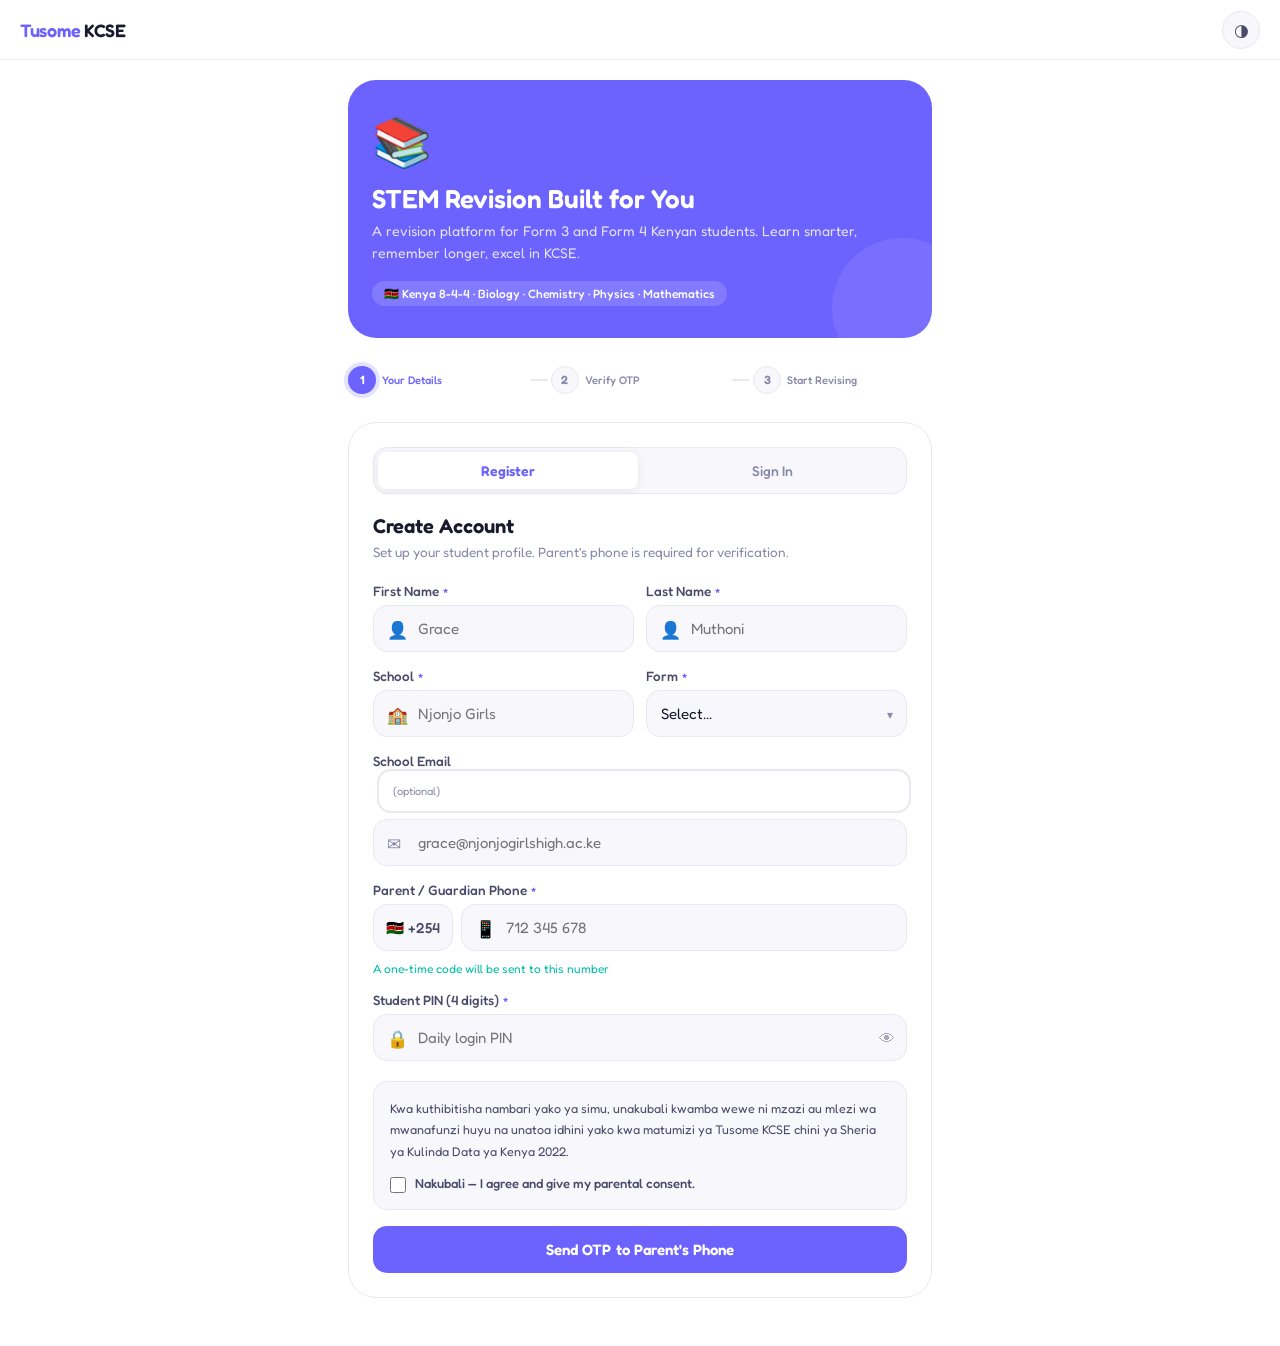
<file: 07-profile.html>
<!DOCTYPE html>
<html lang="en">
<head>
<meta charset="UTF-8">
<meta name="viewport" content="width=device-width, initial-scale=1.0, viewport-fit=cover">
<meta name="theme-color" content="#6C63FF">
<meta name="description" content="Tusome KCSE Profile — View and update your student profile, track your revision progress and manage your account settings.">
<link rel="manifest" href="manifest.json">
<link rel="icon" type="image/svg+xml" href="icons/favicon.svg">
<title>Profile — Tusome KCSE</title>
<link rel="stylesheet" href="style.css">
<style>
.profile-hero{background:var(--purple);border-radius:var(--r-xl);padding:1.5rem;margin-bottom:1.25rem;display:flex;align-items:center;gap:1rem;position:relative;overflow:hidden}
.profile-hero::after{content:'';position:absolute;bottom:-30px;right:-30px;width:100px;height:100px;border-radius:50%;background:rgba(255,255,255,.07)}
.ph-av{width:72px;height:72px;border-radius:50%;background:rgba(255,255,255,.2);display:flex;align-items:center;justify-content:center;font-size:28px;font-weight:600;color:#fff;border:3px solid rgba(255,255,255,.3);flex-shrink:0;position:relative;z-index:1}
.ph-info{flex:1;position:relative;z-index:1}
.ph-name{font-size:20px;font-weight:600;color:#fff;margin-bottom:3px}
.ph-meta{font-size:13px;color:rgba(255,255,255,.7);line-height:1.6}
.ph-edit{background:rgba(255,255,255,.15);border:1px solid rgba(255,255,255,.25);border-radius:50px;padding:6px 14px;font-size:12.5px;font-weight:500;color:#fff;cursor:pointer;font-family:var(--ff);transition:background .2s;position:relative;z-index:1}
.ph-edit:hover{background:rgba(255,255,255,.25)}

/* STATS GRID */
.stats-grid{display:grid;grid-template-columns:repeat(2,1fr);gap:.75rem;margin-bottom:1.25rem}
.stat-card{background:var(--bg);border-radius:var(--r-lg);border:1px solid var(--border);padding:1rem;box-shadow:var(--shadow);text-align:center}
.sc-val{font-size:26px;font-weight:600;color:var(--purple);margin-bottom:3px}
.sc-lbl{font-size:12px;color:var(--muted);text-transform:uppercase;letter-spacing:.5px}

/* EDIT FORM */
.edit-card{background:var(--bg);border-radius:var(--r-xl);border:1px solid var(--border);padding:1.4rem;margin-bottom:1.25rem;box-shadow:var(--shadow);display:none}
.edit-card.show{display:block;animation:fadeIn .35s ease}
.edit-title{font-size:17px;font-weight:600;color:var(--navy);margin-bottom:1.1rem}
.edit-fields{display:flex;flex-direction:column;gap:.9rem}
.edit-row{display:grid;grid-template-columns:1fr 1fr;gap:.75rem}
.pin-row{display:grid;grid-template-columns:1fr 1fr 1fr;gap:.75rem}

/* SUBJECT PROGRESS DETAILED */
.subj-detail{background:var(--bg);border-radius:var(--r-xl);border:1px solid var(--border);padding:1.25rem;margin-bottom:1.25rem;box-shadow:var(--shadow)}
.sd-title{font-size:15px;font-weight:600;color:var(--navy);margin-bottom:1rem}
.sd-list{display:flex;flex-direction:column;gap:.85rem}
.sd-item{}
.sd-top{display:flex;align-items:center;justify-content:space-between;margin-bottom:.45rem}
.sd-name{font-size:14px;font-weight:500;color:var(--navy);display:flex;align-items:center;gap:7px}
.sd-count{font-size:12.5px;color:var(--muted)}
.sd-topics{display:flex;flex-wrap:wrap;gap:5px;margin-top:.5rem}

/* QUIZ HISTORY */
.history-card{background:var(--bg);border-radius:var(--r-xl);border:1px solid var(--border);padding:1.25rem;margin-bottom:1.25rem;box-shadow:var(--shadow)}
.hist-list{display:flex;flex-direction:column;gap:.65rem}
.hist-item{display:flex;align-items:center;gap:10px;padding:.75rem;background:var(--surface);border-radius:var(--r-md)}
.hi-icon{width:34px;height:34px;border-radius:var(--r-sm);display:flex;align-items:center;justify-content:center;font-size:15px;flex-shrink:0;background:var(--purple-soft)}
.hi-info{flex:1;min-width:0}
.hi-title{font-size:13px;font-weight:500;color:var(--navy);white-space:nowrap;overflow:hidden;text-overflow:ellipsis}
.hi-meta{font-size:11.5px;color:var(--muted);margin-top:1px}
.hi-score{font-size:13px;font-weight:600;padding:3px 9px;border-radius:50px;flex-shrink:0}

/* DANGER ZONE */
.danger-card{background:var(--red-soft);border:1px solid var(--red);border-radius:var(--r-lg);padding:1.1rem;margin-bottom:1.5rem}
.danger-title{font-size:14px;font-weight:600;color:var(--red);margin-bottom:.35rem}
.danger-sub{font-size:13px;color:var(--red);opacity:.8;line-height:1.6;margin-bottom:.75rem}
.btn-danger{background:var(--red);color:#fff;border:none;border-radius:var(--r-md);padding:10px 18px;font-size:14px;font-weight:600;cursor:pointer;font-family:var(--ff);transition:all .2s}
.btn-danger:hover{background:#e55;}

/* OFF-CANVAS settings */
.oc-settings-item{display:flex;align-items:center;justify-content:space-between;padding:.85rem 0;border-bottom:1px solid var(--border)}
.oc-settings-item:last-child{border-bottom:none}
.osi-label{font-size:14px;font-weight:500;color:var(--navy)}
.osi-sub{font-size:12px;color:var(--muted);margin-top:2px}
.toggle{width:44px;height:24px;border-radius:12px;background:var(--border);position:relative;cursor:pointer;transition:background .2s;flex-shrink:0}
.toggle.on{background:var(--purple)}
.toggle::after{content:'';position:absolute;width:18px;height:18px;border-radius:50%;background:#fff;top:3px;left:3px;transition:left .2s;box-shadow:0 1px 4px rgba(0,0,0,.2)}
.toggle.on::after{left:23px}
</style>
</head>
<body>
<div class="toast" id="toast"></div>
<div class="overlay" id="overlay" onclick="closeCanvas('settingsCanvas')"></div>

<!-- TOP NAV -->
<nav class="topnav">
  <div class="topnav-title">Tusome <span>KCSE</span></div>
  <div class="topnav-actions">
    <button class="icon-btn" id="themeBtn" onclick="toggleTheme()">◑</button>
    <button class="icon-btn" onclick="openCanvas('settingsCanvas')" title="Settings">☰</button>
  </div>
</nav>

<!-- SETTINGS OFF-CANVAS -->
<div class="off-canvas" id="settingsCanvas">
  <div class="oc-header">
    <div class="oc-title">Settings</div>
    <button class="oc-close" onclick="closeCanvas('settingsCanvas')">×</button>
  </div>
  <div class="oc-body">
    <div class="oc-settings-item">
      <div><div class="osi-label">Dark Mode</div><div class="osi-sub">Switch to dark theme</div></div>
      <div class="toggle" id="darkToggle" onclick="toggleTheme();updateToggles()"></div>
    </div>
    <div class="oc-settings-item">
      <div><div class="osi-label">Notifications</div><div class="osi-sub">Daily revision reminders</div></div>
      <div class="toggle" id="notifToggle" onclick="toggleNotif()"></div>
    </div>
    <div class="oc-settings-item">
      <div><div class="osi-label">Install App</div><div class="osi-sub">Add to your home screen</div></div>
      <button class="btn btn-sm btn-secondary" style="width:auto;padding:8px 14px" onclick="installPWA()">Install</button>
    </div>
    <div class="oc-settings-item">
      <div><div class="osi-label">About Tusome KCSE</div><div class="osi-sub">Version 2.0 · Kenya 8-4-4</div></div>
    </div>
    <div style="margin-top:1.5rem">
      <button class="btn btn-ghost" onclick="confirmLogout()">Sign Out</button>
    </div>
  </div>
</div>

<div class="page-wrap">

  <!-- PROFILE HERO -->
  <div class="profile-hero fade-in" id="profileHero">
    <div class="ph-av" id="profileAv">--</div>
    <div class="ph-info">
      <div class="ph-name" id="profileName">Loading...</div>
      <div class="ph-meta" id="profileMeta"></div>
    </div>
    <button class="ph-edit" onclick="toggleEdit()">Edit</button>
  </div>

  <!-- STATS -->
  <div class="stats-grid fade-in">
    <div class="stat-card"><div class="sc-val" id="statStreak">0🔥</div><div class="sc-lbl">Day Streak</div></div>
    <div class="stat-card"><div class="sc-val" id="statTopics">0</div><div class="sc-lbl">Topics Covered</div></div>
    <div class="stat-card"><div class="sc-val" id="statQuizzes">0</div><div class="sc-lbl">Quizzes Done</div></div>
    <div class="stat-card"><div class="sc-val" id="statBest">—</div><div class="sc-lbl">Best Score</div></div>
  </div>

  <!-- EDIT FORM -->
  <div class="edit-card" id="editCard">
    <div class="edit-title">Update Your Profile</div>
    <div class="edit-fields">
      <div class="edit-row">
        <div class="field"><label>First Name</label><input class="input" id="eFirst" placeholder="Grace"></div>
        <div class="field"><label>Last Name</label><input class="input" id="eLast" placeholder="Muthoni"></div>
      </div>
      <div class="edit-row">
        <div class="field"><label>School</label><input class="input" id="eSchool" placeholder="Njonjo Girls"></div>
        <div class="field"><label>Form</label>
          <div class="sel-wrap"><select class="input" id="eForm"><option value="Form 3">Form 3</option><option value="Form 4">Form 4</option></select></div>
        </div>
      </div>
      <div class="field"><label>School Email <span style="font-size:11px;color:var(--muted)">(optional)</span></label><input class="input" id="eEmail" type="email" placeholder="grace@njonjogirlshigh.ac.ke"></div>
      <div style="background:var(--surface);border-radius:var(--r-md);padding:1rem;border:1px solid var(--border)">
        <div style="font-size:13.5px;font-weight:500;color:var(--slate);margin-bottom:.75rem">Change PIN</div>
        <div class="pin-row">
          <div class="field"><label>Current PIN</label><input class="input" id="ePinOld" type="password" maxlength="4" placeholder="••••" oninput="this.value=this.value.replace(/\D/g,'')"></div>
          <div class="field"><label>New PIN</label><input class="input" id="ePinNew" type="password" maxlength="4" placeholder="••••" oninput="this.value=this.value.replace(/\D/g,'')"></div>
          <div class="field"><label>Confirm</label><input class="input" id="ePinConf" type="password" maxlength="4" placeholder="••••" oninput="this.value=this.value.replace(/\D/g,'')"></div>
        </div>
        <div style="font-size:11.5px;color:var(--muted);margin-top:.5rem">Leave blank to keep current PIN</div>
      </div>
      <div style="display:flex;gap:.75rem">
        <button class="btn btn-primary" style="flex:2" onclick="saveProfile()">Save Changes</button>
        <button class="btn btn-ghost" style="flex:1" onclick="toggleEdit()">Cancel</button>
      </div>
    </div>
  </div>

  <!-- SUBJECT PROGRESS DETAILED -->
  <div class="subj-detail fade-in">
    <div class="sd-title">Subject Progress</div>
    <div class="sd-list" id="subjDetail"></div>
  </div>

  <!-- QUIZ HISTORY -->
  <div class="history-card fade-in">
    <div style="display:flex;align-items:center;justify-content:space-between;margin-bottom:.9rem">
      <div style="font-size:15px;font-weight:600;color:var(--navy)">Quiz History</div>
      <span class="chip chip-gray" id="histCount">0 quizzes</span>
    </div>
    <div class="hist-list" id="histList"></div>
  </div>

  <!-- TOPICS STUDIED -->
  <div class="card fade-in" style="margin-bottom:1.25rem">
    <div style="display:flex;align-items:center;justify-content:space-between;margin-bottom:.85rem">
      <div style="font-size:15px;font-weight:600;color:var(--navy)">Topics Studied</div>
      <button style="font-size:12px;font-weight:500;color:var(--red);font-family:var(--ff)" onclick="clearMemory()">Clear All</button>
    </div>
    <div id="memoryPills" style="display:flex;flex-wrap:wrap;gap:6px"></div>
  </div>

  <!-- DANGER ZONE -->
  <div class="danger-card fade-in">
    <div class="danger-title">Reset Account Data</div>
    <div class="danger-sub">This will clear all your quiz history, topics studied and progress. Your login details will remain. This cannot be undone.</div>
    <button class="btn-danger" onclick="resetData()">Reset My Data</button>
  </div>

</div>

<!-- BOTTOM NAV -->
<nav class="bottomnav">
  <div class="bn-item" onclick="window.location.href='02-dashboard.html'"><div class="bn-icon">🏠</div><span>Home</span></div>
  <div class="bn-item" onclick="window.location.href='03-scout.html'"><div class="bn-icon">📖</div><span>Study</span></div>
  <div class="bn-item" onclick="window.location.href='06-quiz.html'"><div class="bn-icon">🧠</div><span>Quiz</span></div>
  <div class="bn-item active"><div class="bn-icon">👤</div><span>Profile</span></div>
</nav>

<script src="app.js"></script>
<script>
const SUBJECTS=['Biology','Chemistry','Physics','Mathematics'];
const ICONS={Biology:'🧬',Chemistry:'🧪',Physics:'⚛',Mathematics:'📐'};
const BAR_COLORS={Biology:'var(--teal)',Chemistry:'var(--purple)',Physics:'var(--yellow)',Mathematics:'var(--green)'};
const PILL_CLS=['chip-teal','chip-purple','chip-yellow','chip-green'];
let student=null;

document.addEventListener('DOMContentLoaded',()=>{
  applyTheme();
  document.getElementById('themeBtn').textContent=(localStorage.getItem('tk_theme')||'light')==='dark'?'☀':'◑';
  updateToggles();
  const sess=DB.session();
  if(!sess){ window.location.href='01-login.html'; return; }
  student=DB.students()[sess.admKey];
  if(!student){ window.location.href='01-login.html'; return; }
  renderAll();
});

function renderAll(){
  renderHero();
  renderStats();
  renderSubjectDetail();
  renderHistory();
  renderMemory();
}

function renderHero(){
  const initials=student.name.split(' ').map(n=>n[0]).join('').slice(0,2).toUpperCase();
  document.getElementById('profileAv').textContent=initials;
  document.getElementById('profileName').textContent=student.name;
  document.getElementById('profileMeta').textContent=`${student.form} · ${student.school}${student.email?' · '+student.email:''}`;
  // Pre-fill edit form
  document.getElementById('eFirst').value=student.firstName||'';
  document.getElementById('eLast').value=student.lastName||'';
  document.getElementById('eSchool').value=student.school||'';
  document.getElementById('eForm').value=student.form||'Form 3';
  document.getElementById('eEmail').value=student.email||'';
}

function renderStats(){
  document.getElementById('statStreak').textContent=(student.streak||0)+'🔥';
  document.getElementById('statTopics').textContent=(student.memory||[]).length;
  document.getElementById('statQuizzes').textContent=student.totalQuizzes||0;
  document.getElementById('statBest').textContent=student.bestScore?student.bestScore+'%':'—';
}

function renderSubjectDetail(){
  const mem=student.memory||[];
  document.getElementById('subjDetail').innerHTML=SUBJECTS.map((s,i)=>{
    const done=mem.filter(m=>m.subject===s).length;
    const pct=Math.round((done/10)*100);
    const topics=mem.filter(m=>m.subject===s).slice(-4);
    return `<div class="sd-item">
      <div class="sd-top">
        <div class="sd-name">${ICONS[s]} ${s}</div>
        <div class="sd-count">${done}/10 topics · ${pct}%</div>
      </div>
      <div class="progress-bar" style="margin-bottom:.45rem">
        <div class="progress-fill" style="width:0%;background:${BAR_COLORS[s]}" data-w="${pct}%"></div>
      </div>
      <div class="sd-topics">${topics.map(t=>`<span class="chip ${PILL_CLS[i%PILL_CLS.length]}" style="font-size:11px">${t.topic.slice(0,22)}</span>`).join('')}${done>4?`<span class="chip chip-gray" style="font-size:11px">+${done-4} more</span>`:''}</div>
    </div>`;
  }).join('');
  setTimeout(()=>document.querySelectorAll('.progress-fill').forEach(b=>{b.style.transition='width .8s cubic-bezier(.4,0,.2,1)';b.style.width=b.dataset.w;}),100);
}

function renderHistory(){
  const hist=(student.quizHistory||[]).slice().reverse();
  document.getElementById('histCount').textContent=hist.length+' quiz'+(hist.length!==1?'zes':'');
  if(!hist.length){
    document.getElementById('histList').innerHTML='<div style="text-align:center;padding:1.5rem;color:var(--muted);font-size:13.5px">No quizzes yet — take your first one!</div>';
    return;
  }
  document.getElementById('histList').innerHTML=hist.slice(0,10).map(h=>{
    const pct=Math.round((h.score/h.total)*100);
    const cls=pct>=70?'chip-teal':pct>=50?'chip-yellow':'chip-purple';
    return `<div class="hist-item">
      <div class="hi-icon">${ICONS[h.subject]||'🧠'}</div>
      <div class="hi-info"><div class="hi-title">${h.subject}: ${h.topic}</div><div class="hi-meta">${h.score}/${h.total} · ${timeAgo(h.date)}</div></div>
      <span class="chip ${cls} hi-score">${pct}%</span>
    </div>`;
  }).join('');
}

function renderMemory(){
  const mem=student.memory||[];
  if(!mem.length){
    document.getElementById('memoryPills').innerHTML='<div style="color:var(--muted);font-size:13.5px;padding:.5rem 0">No topics studied yet.</div>';
    return;
  }
  document.getElementById('memoryPills').innerHTML=mem.slice().reverse().map((m,i)=>
    `<span class="chip ${PILL_CLS[i%PILL_CLS.length]}" style="font-size:12px">${ICONS[m.subject]} ${m.topic.slice(0,28)}</span>`
  ).join('');
}

function toggleEdit(){
  const card=document.getElementById('editCard');
  card.classList.toggle('show');
  if(card.classList.contains('show')) card.scrollIntoView({behavior:'smooth',block:'start'});
}

function saveProfile(){
  const first=document.getElementById('eFirst').value.trim();
  const last=document.getElementById('eLast').value.trim();
  const school=document.getElementById('eSchool').value.trim();
  const form=document.getElementById('eForm').value;
  const email=document.getElementById('eEmail').value.trim();
  const pinOld=document.getElementById('ePinOld').value.trim();
  const pinNew=document.getElementById('ePinNew').value.trim();
  const pinConf=document.getElementById('ePinConf').value.trim();

  if(!first||!last){ toast('First and last name are required','error'); return; }
  if(!school){ toast('School name is required','error'); return; }

  // PIN change
  if(pinNew||pinOld){
    if(pinOld!==student.pin){ toast('Current PIN is incorrect','error'); return; }
    if(pinNew.length!==4){ toast('New PIN must be 4 digits','error'); return; }
    if(pinNew!==pinConf){ toast('New PINs do not match','error'); return; }
    student.pin=pinNew;
  }

  student.firstName=first; student.lastName=last;
  student.name=first+' '+last;
  student.school=school; student.form=form;
  student.email=email;
  saveStudent(student);
  toast('Profile updated!','success');
  toggleEdit();
  renderHero();
  // Clear PIN fields
  ['ePinOld','ePinNew','ePinConf'].forEach(id=>document.getElementById(id).value='');
}

function clearMemory(){
  if(!confirm('Clear all studied topics? This cannot be undone.')) return;
  student.memory=[];
  saveStudent(student);
  renderMemory(); renderSubjectDetail(); renderStats();
  toast('Topics cleared');
}

function resetData(){
  if(!confirm('Reset all your progress data? Your login details will remain but quiz history and topics will be cleared. This cannot be undone.')) return;
  student.memory=[]; student.quizHistory=[]; student.struggles=[];
  student.totalQuizzes=0; student.totalLessons=0; student.bestScore=0;
  student.streak=0; student.lastStudyDate=null; student.lastSubject=null;
  saveStudent(student);
  toast('Account data reset','success');
  renderAll();
}

function confirmLogout(){
  if(confirm('Sign out of Tusome KCSE?')){ sessionStorage.removeItem('tk_sess'); window.location.href='01-login.html'; }
}

function updateToggles(){
  const isDark=(localStorage.getItem('tk_theme')||'light')==='dark';
  const t=document.getElementById('darkToggle');
  if(t) t.classList.toggle('on',isDark);
}

function toggleNotif(){
  const t=document.getElementById('notifToggle');
  t.classList.toggle('on');
  toast(t.classList.contains('on')?'Reminders enabled':'Reminders disabled');
}

function timeAgo(d){
  const diff=Date.now()-new Date(d).getTime();
  const m=Math.floor(diff/60000);
  if(m<1) return 'just now';
  if(m<60) return m+'m ago';
  const h=Math.floor(m/60);
  if(h<24) return h+'h ago';
  return Math.floor(h/24)+'d ago';
}
</script>
</body>
</html>
</file>
<file: style.css>
/* =============================================
   TUSOME KCSE — Global Styles v2
   Font: Fredoka | Mobile-first | PWA-ready
   ============================================= */

@import url('https://fonts.googleapis.com/css2?family=Fredoka:wght@300;400;500;600&display=swap');

/* ---- TOKENS ---- */
:root {
  --purple: #6C63FF;
  --purple-soft: #EEEDff;
  --teal: #00BFA6;
  --teal-soft: #E0F7F4;
  --navy: #1a1a2e;
  --slate: #4a4a6a;
  --muted: #8888aa;
  --border: #e8e8f0;
  --surface: #f7f7fc;
  --bg: #ffffff;
  --red: #FF6B6B;
  --red-soft: #FFF0F0;
  --green: #00C896;
  --green-soft: #E0FAF3;
  --yellow: #FFB800;
  --yellow-soft: #FFF8E0;

  --ff: 'Fredoka', sans-serif;
  --r-sm: 8px;
  --r-md: 14px;
  --r-lg: 20px;
  --r-xl: 28px;
  --nav-h: 60px;
  --bn-h: 64px;
  --shadow: 0 2px 16px rgba(26,26,46,.09);
  --shadow-md: 0 4px 24px rgba(26,26,46,.13);
}

/* ---- DARK THEME ---- */
[data-theme="dark"] {
  --navy: #f0f0ff;
  --slate: #b0b0cc;
  --muted: #6666aa;
  --border: #2a2a44;
  --surface: #16162a;
  --bg: #0e0e1c;
  --purple-soft: #1e1c44;
  --teal-soft: #0a2422;
  --red-soft: #2a1010;
  --green-soft: #0a2018;
  --yellow-soft: #2a2000;
  --shadow: 0 2px 16px rgba(0,0,0,.35);
}

/* ---- RESET ---- */
*, *::before, *::after { margin: 0; padding: 0; box-sizing: border-box; }
html { font-size: 16px; -webkit-font-smoothing: antialiased; scroll-behavior: smooth; }
body {
  font-family: var(--ff);
  background: var(--bg);
  color: var(--navy);
  min-height: 100vh;
  padding-bottom: var(--bn-h);
  overflow-x: hidden;
}
a { text-decoration: none; color: inherit; }
button { font-family: var(--ff); cursor: pointer; border: none; background: none; }
input, select, textarea { font-family: var(--ff); }

/* ---- TOP NAV ---- */
.topnav {
  position: fixed; top: 0; left: 0; right: 0; z-index: 200;
  height: var(--nav-h);
  background: var(--bg);
  border-bottom: 1px solid var(--border);
  display: flex; align-items: center;
  padding: 0 1.25rem; gap: 1rem;
}
.topnav-title {
  font-size: 18px; font-weight: 600;
  color: var(--purple); flex: 1;
  letter-spacing: -0.3px;
}
.topnav-title span { color: var(--navy); }
.topnav-actions { display: flex; align-items: center; gap: 8px; }
.icon-btn {
  width: 38px; height: 38px; border-radius: 50%;
  background: var(--surface); border: 1px solid var(--border);
  display: flex; align-items: center; justify-content: center;
  font-size: 17px; cursor: pointer; transition: background .2s;
  color: var(--slate);
}
.icon-btn:hover { background: var(--purple-soft); color: var(--purple); }

/* ---- BOTTOM NAV ---- */
.bottomnav {
  position: fixed; bottom: 0; left: 0; right: 0; z-index: 200;
  height: var(--bn-h);
  background: var(--bg);
  border-top: 1px solid var(--border);
  display: flex; align-items: center;
}
.bn-item {
  flex: 1; display: flex; flex-direction: column;
  align-items: center; justify-content: center;
  gap: 3px; padding: 8px 0; cursor: pointer;
  color: var(--muted); transition: color .2s;
  font-size: 11px; font-weight: 500;
}
.bn-item.active { color: var(--purple); }
.bn-icon {
  width: 28px; height: 28px; border-radius: 50%;
  display: flex; align-items: center; justify-content: center;
  font-size: 18px; transition: all .2s;
}
.bn-item.active .bn-icon {
  background: var(--purple-soft);
  transform: translateY(-2px);
}

/* ---- MAIN WRAP ---- */
.page-wrap {
  max-width: 480px; margin: 0 auto;
  padding: calc(var(--nav-h) + 1.25rem) 1.25rem 1.5rem;
  min-height: 100vh;
}

/* ---- CARDS ---- */
.card {
  background: var(--bg); border-radius: var(--r-lg);
  border: 1px solid var(--border);
  padding: 1.25rem;
  box-shadow: var(--shadow);
}
.card-flat {
  background: var(--surface); border-radius: var(--r-lg);
  padding: 1.25rem;
}

/* ---- INPUTS ---- */
.field { display: flex; flex-direction: column; gap: 6px; }
.field label { font-size: 13.5px; font-weight: 500; color: var(--slate); }
.field .req { color: var(--purple); font-size: 11px; margin-left: 4px; }
.field .opt { color: var(--muted); font-size: 11px; margin-left: 4px; font-weight: 400; }
.input {
  width: 100%; padding: 13px 14px;
  border: 1.5px solid var(--border); border-radius: var(--r-md);
  background: var(--surface); color: var(--navy);
  font-size: 15px; outline: none; transition: border .2s, box-shadow .2s;
}
.input:focus {
  border-color: var(--purple);
  box-shadow: 0 0 0 3px rgba(108,99,255,.12);
  background: var(--bg);
}
.input-icon { position: relative; }
.input-icon .input { padding-left: 44px; }
.input-icon .ico {
  position: absolute; left: 14px; top: 50%; transform: translateY(-50%);
  color: var(--muted); font-size: 17px; pointer-events: none;
}
select.input { appearance: none; -webkit-appearance: none; cursor: pointer; }
.sel-wrap { position: relative; }
.sel-wrap::after {
  content: '▾'; position: absolute; right: 14px; top: 50%;
  transform: translateY(-50%); color: var(--muted); font-size: 12px;
  pointer-events: none;
}

/* ---- BUTTONS ---- */
.btn {
  display: inline-flex; align-items: center; justify-content: center;
  gap: 8px; padding: 14px 24px;
  border-radius: var(--r-md); font-size: 15px; font-weight: 600;
  cursor: pointer; transition: all .2s; width: 100%;
  letter-spacing: 0.1px;
}
.btn-primary { background: var(--purple); color: #fff; }
.btn-primary:hover { background: #5a52e0; transform: translateY(-1px); box-shadow: 0 4px 16px rgba(108,99,255,.3); }
.btn-primary:active { transform: translateY(0); }
.btn-secondary { background: var(--surface); color: var(--purple); border: 1.5px solid var(--purple); }
.btn-secondary:hover { background: var(--purple-soft); }
.btn-teal { background: var(--teal); color: #fff; }
.btn-teal:hover { background: #00a892; transform: translateY(-1px); }
.btn-ghost { background: transparent; color: var(--slate); border: 1.5px solid var(--border); }
.btn-ghost:hover { background: var(--surface); }
.btn-sm { padding: 9px 18px; font-size: 14px; }
.btn:disabled { opacity: .55; cursor: not-allowed; transform: none !important; box-shadow: none !important; }

/* ---- BADGE/CHIP ---- */
.chip {
  display: inline-flex; align-items: center; gap: 5px;
  padding: 5px 12px; border-radius: 50px;
  font-size: 12.5px; font-weight: 500;
}
.chip-purple { background: var(--purple-soft); color: var(--purple); }
.chip-teal   { background: var(--teal-soft);   color: var(--teal); }
.chip-green  { background: var(--green-soft);  color: var(--green); }
.chip-yellow { background: var(--yellow-soft); color: var(--yellow); }
.chip-red    { background: var(--red-soft);    color: var(--red); }
.chip-gray   { background: var(--surface);     color: var(--slate); border: 1px solid var(--border); }

/* ---- SECTION LABEL ---- */
.sec-label {
  font-size: 12px; font-weight: 500; color: var(--muted);
  text-transform: uppercase; letter-spacing: .8px;
  margin-bottom: .65rem;
}

/* ---- DIVIDER ---- */
.divider { height: 1px; background: var(--border); margin: 1.25rem 0; }
.or-divider {
  display: flex; align-items: center; gap: 10px;
  color: var(--muted); font-size: 13px; margin: 1.1rem 0;
}
.or-divider::before, .or-divider::after { content: ''; flex: 1; height: 1px; background: var(--border); }

/* ---- PROGRESS BAR ---- */
.progress-bar { height: 8px; border-radius: 99px; background: var(--border); overflow: hidden; }
.progress-fill {
  height: 100%; border-radius: 99px;
  background: var(--purple); transition: width .6s cubic-bezier(.4,0,.2,1);
}
.progress-fill.teal { background: var(--teal); }

/* ---- TOAST ---- */
.toast {
  position: fixed; bottom: calc(var(--bn-h) + 12px); left: 1.25rem; right: 1.25rem;
  padding: 13px 18px; border-radius: var(--r-md);
  font-size: 14px; font-weight: 500;
  transform: translateY(20px); opacity: 0;
  transition: all .3s cubic-bezier(.4,0,.2,1);
  z-index: 999; pointer-events: none;
  background: var(--navy); color: #fff;
  box-shadow: var(--shadow-md);
}
.toast.show { transform: translateY(0); opacity: 1; }
.toast-error   { background: var(--red); }
.toast-success { background: var(--green); }

/* ---- OFF-CANVAS ---- */
.overlay {
  position: fixed; inset: 0; background: rgba(0,0,0,.4);
  z-index: 300; opacity: 0; pointer-events: none; transition: opacity .3s;
}
.overlay.show { opacity: 1; pointer-events: all; }
.off-canvas {
  position: fixed; top: 0; right: -100%; bottom: 0;
  width: min(320px, 85vw); background: var(--bg);
  z-index: 400; transition: right .3s cubic-bezier(.4,0,.2,1);
  display: flex; flex-direction: column;
  box-shadow: -4px 0 32px rgba(0,0,0,.15);
}
.off-canvas.open { right: 0; }
.off-canvas-left {
  left: -100%; right: auto;
  box-shadow: 4px 0 32px rgba(0,0,0,.15);
}
.off-canvas-left.open { left: 0; right: auto; }
.oc-header {
  padding: 1.25rem; border-bottom: 1px solid var(--border);
  display: flex; align-items: center; justify-content: space-between;
}
.oc-title { font-size: 17px; font-weight: 600; color: var(--navy); }
.oc-close {
  width: 32px; height: 32px; border-radius: 50%;
  background: var(--surface); border: 1px solid var(--border);
  display: flex; align-items: center; justify-content: center;
  font-size: 18px; cursor: pointer; color: var(--slate);
}
.oc-body { flex: 1; overflow-y: auto; padding: 1.25rem; }

/* ---- SKELETON LOADER ---- */
.skeleton {
  border-radius: var(--r-sm);
  background: linear-gradient(90deg, var(--surface) 25%, var(--border) 50%, var(--surface) 75%);
  background-size: 200% 100%;
  animation: shimmer 1.4s infinite;
}
@keyframes shimmer { 0%{background-position:200% 0} 100%{background-position:-200% 0} }

/* ---- LOADING DOTS ---- */
.loading-dots { display: flex; gap: 5px; align-items: center; justify-content: center; }
.ld {
  width: 9px; height: 9px; border-radius: 50%;
  animation: bounce 1.2s infinite;
}
.ld:nth-child(1) { background: var(--purple); }
.ld:nth-child(2) { background: var(--teal); animation-delay: .2s; }
.ld:nth-child(3) { background: var(--purple); animation-delay: .4s; }
@keyframes bounce { 0%,100%{transform:translateY(0)} 50%{transform:translateY(-8px)} }

/* ---- OTP BOXES ---- */
.otp-row { display: flex; gap: 10px; justify-content: center; }
.otp-box {
  width: 60px; height: 68px; border: 2px solid var(--border);
  border-radius: var(--r-md); background: var(--surface);
  font-size: 26px; font-weight: 600; text-align: center;
  color: var(--navy); outline: none; transition: all .2s;
}
.otp-box:focus { border-color: var(--purple); background: var(--bg); box-shadow: 0 0 0 3px rgba(108,99,255,.12); }
.otp-box.filled { border-color: var(--purple); }

/* ---- ANIMATIONS ---- */
.fade-in { animation: fadeIn .35s ease both; }
@keyframes fadeIn { from{opacity:0;transform:translateY(10px)} to{opacity:1;transform:none} }
.slide-up { animation: slideUp .4s cubic-bezier(.4,0,.2,1) both; }
@keyframes slideUp { from{opacity:0;transform:translateY(24px)} to{opacity:1;transform:none} }

/* ---- CAROUSEL ---- */
.carousel-wrap { overflow: hidden; position: relative; }
.carousel-track {
  display: flex; gap: 1rem;
  transition: transform .4s cubic-bezier(.4,0,.2,1);
  will-change: transform;
}
.carousel-slide { flex: 0 0 calc(100% - 2rem); }
.carousel-dots { display: flex; gap: 6px; justify-content: center; margin-top: 1rem; }
.c-dot {
  width: 8px; height: 8px; border-radius: 50%;
  background: var(--border); cursor: pointer; transition: all .2s;
}
.c-dot.active { width: 24px; border-radius: 4px; background: var(--purple); }

/* ---- SUBJECT BUTTONS ---- */
.subj-grid { display: grid; grid-template-columns: 1fr 1fr; gap: .75rem; }
.subj-btn {
  padding: 1rem .75rem; border-radius: var(--r-md);
  border: 2px solid var(--border); background: var(--surface);
  cursor: pointer; text-align: center; transition: all .2s;
}
.subj-btn:hover { border-color: var(--purple); background: var(--purple-soft); }
.subj-btn.sel { border-color: var(--purple); background: var(--purple-soft); }
.subj-btn .sb-icon { font-size: 26px; margin-bottom: 5px; display: block; }
.subj-btn .sb-name { font-size: 13.5px; font-weight: 500; color: var(--navy); }
.subj-btn.sel .sb-name { color: var(--purple); font-weight: 600; }

/* ---- QUIZ OPTIONS ---- */
.opt-list { display: flex; flex-direction: column; gap: .65rem; }
.opt {
  display: flex; align-items: center; gap: 12px;
  padding: 13px 14px; border-radius: var(--r-md);
  border: 2px solid var(--border); background: var(--bg);
  cursor: pointer; transition: all .2s; text-align: left; width: 100%;
}
.opt:hover:not(:disabled) { border-color: var(--purple); background: var(--purple-soft); }
.opt.selected { border-color: var(--purple); background: var(--purple-soft); }
.opt.correct  { border-color: var(--green);  background: var(--green-soft); pointer-events: none; }
.opt.wrong    { border-color: var(--red);    background: var(--red-soft);   pointer-events: none; }
.opt.reveal   { border-color: var(--green);  background: var(--green-soft); pointer-events: none; }
.opt-letter {
  width: 30px; height: 30px; border-radius: 50%; flex-shrink: 0;
  display: flex; align-items: center; justify-content: center;
  font-size: 13px; font-weight: 600;
  background: var(--border); color: var(--slate); transition: all .2s;
}
.opt.selected .opt-letter { background: var(--purple); color: #fff; }
.opt.correct  .opt-letter { background: var(--green);  color: #fff; }
.opt.wrong    .opt-letter { background: var(--red);    color: #fff; }
.opt.reveal   .opt-letter { background: var(--green);  color: #fff; }
.opt-text { font-size: 14.5px; color: var(--navy); flex: 1; }

/* ---- CHAT BUBBLES ---- */
.chat-wrap { display: flex; flex-direction: column; gap: .85rem; }
.msg { display: flex; gap: 9px; align-items: flex-start; animation: fadeIn .3s ease; }
.msg.student { flex-direction: row-reverse; }
.msg-av {
  width: 34px; height: 34px; border-radius: 50%; flex-shrink: 0;
  display: flex; align-items: center; justify-content: center;
  font-size: 14px; font-weight: 600;
}
.msg-guardian .msg-av { background: var(--purple-soft); color: var(--purple); }
.msg-student  .msg-av { background: var(--purple); color: #fff; }
.msg-bubble {
  max-width: 80%; padding: 11px 14px; border-radius: 16px;
  font-size: 14px; line-height: 1.65;
}
.msg-guardian .msg-bubble {
  background: var(--surface); border: 1px solid var(--border);
  color: var(--navy); border-radius: 4px 16px 16px 16px;
}
.msg-student .msg-bubble {
  background: var(--purple); color: #fff;
  border-radius: 16px 4px 16px 16px;
}

/* ---- INSTALL BANNER ---- */
.install-banner {
  display: none; align-items: center; gap: 12px;
  background: var(--purple-soft); border: 1px solid rgba(108,99,255,.2);
  border-radius: var(--r-md); padding: 12px 14px; margin-bottom: 1rem;
}
.install-banner.show { display: flex; }

/* ---- OFFLINE BADGE ---- */
.offline-badge {
  display: none; align-items: center; gap: 7px;
  background: var(--yellow-soft); border: 1px solid var(--yellow);
  border-radius: 50px; padding: 5px 14px;
  font-size: 12px; font-weight: 500; color: #8B6914;
}
.offline-badge.show { display: inline-flex; }

/* ---- STEP INDICATOR ---- */
.steps { display: flex; align-items: center; margin-bottom: 1.75rem; }
.step-item { display: flex; align-items: center; gap: 6px; flex: 1; }
.step-circle {
  width: 28px; height: 28px; border-radius: 50%;
  display: flex; align-items: center; justify-content: center;
  font-size: 12px; font-weight: 600; flex-shrink: 0; transition: all .3s;
}
.step-item.done   .step-circle { background: var(--teal);   color: #fff; }
.step-item.active .step-circle { background: var(--purple); color: #fff; box-shadow: 0 0 0 4px rgba(108,99,255,.18); }
.step-item.idle   .step-circle { background: var(--surface); color: var(--muted); border: 1.5px solid var(--border); }
.step-label { font-size: 11px; font-weight: 500; }
.step-item.done   .step-label { color: var(--teal); }
.step-item.active .step-label { color: var(--purple); }
.step-item.idle   .step-label { color: var(--muted); }
.step-line { flex: none; width: 18px; height: 2px; background: var(--border); margin: 0 3px; border-radius: 99px; transition: background .3s; }
.step-line.done { background: var(--teal); }

/* ---- PROFILE AVATAR ---- */
.profile-av {
  width: 72px; height: 72px; border-radius: 50%;
  background: var(--purple-soft);
  display: flex; align-items: center; justify-content: center;
  font-size: 28px; font-weight: 600; color: var(--purple);
  border: 3px solid var(--purple); flex-shrink: 0;
}
.profile-av-lg {
  width: 88px; height: 88px; font-size: 34px;
  border: 3px solid var(--purple);
}

/* ---- SETTINGS LIST ---- */
.settings-list { display: flex; flex-direction: column; gap: .5rem; }
.settings-item {
  display: flex; align-items: center; gap: 12px;
  padding: .9rem 1rem; border-radius: var(--r-md);
  background: var(--surface); cursor: pointer; transition: background .2s;
}
.settings-item:hover { background: var(--purple-soft); }
.settings-icon {
  width: 36px; height: 36px; border-radius: var(--r-sm);
  background: var(--bg); border: 1px solid var(--border);
  display: flex; align-items: center; justify-content: center;
  font-size: 17px; flex-shrink: 0;
}
.settings-label { flex: 1; font-size: 14.5px; font-weight: 500; color: var(--navy); }
.settings-sub { font-size: 12px; color: var(--muted); margin-top: 1px; }
.settings-arrow { color: var(--muted); font-size: 16px; }

/* ---- RESPONSIVE — tablet up ---- */
@media (min-width: 520px) {
  .page-wrap { padding-left: 1.75rem; padding-right: 1.75rem; }
}
@media (min-width: 768px) {
  body { padding-bottom: 0; }
  .bottomnav { display: none; }
  .page-wrap { max-width: 640px; padding-bottom: 2rem; }
}

/* ---- REDUCED MOTION ---- */
@media (prefers-reduced-motion: reduce) {
  *, *::before, *::after { animation-duration: .01ms !important; transition-duration: .01ms !important; }
}
</file>
